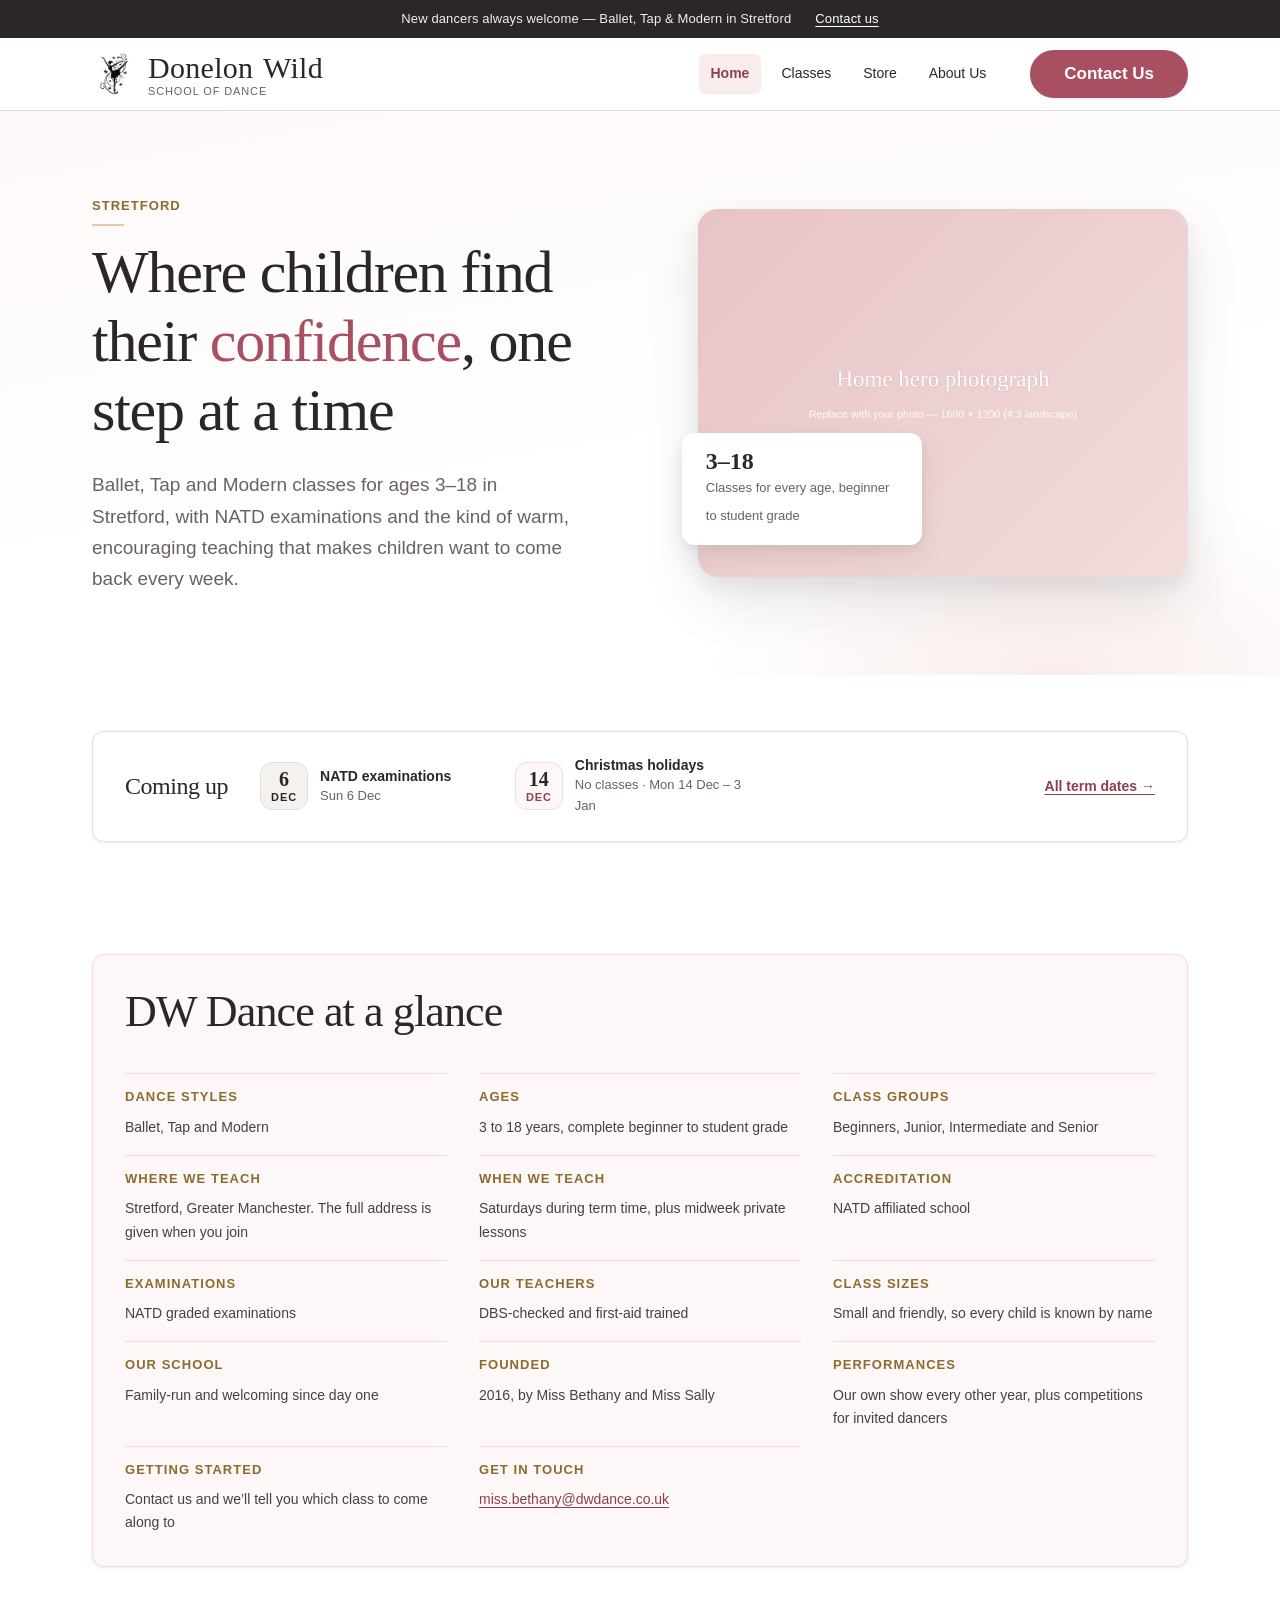
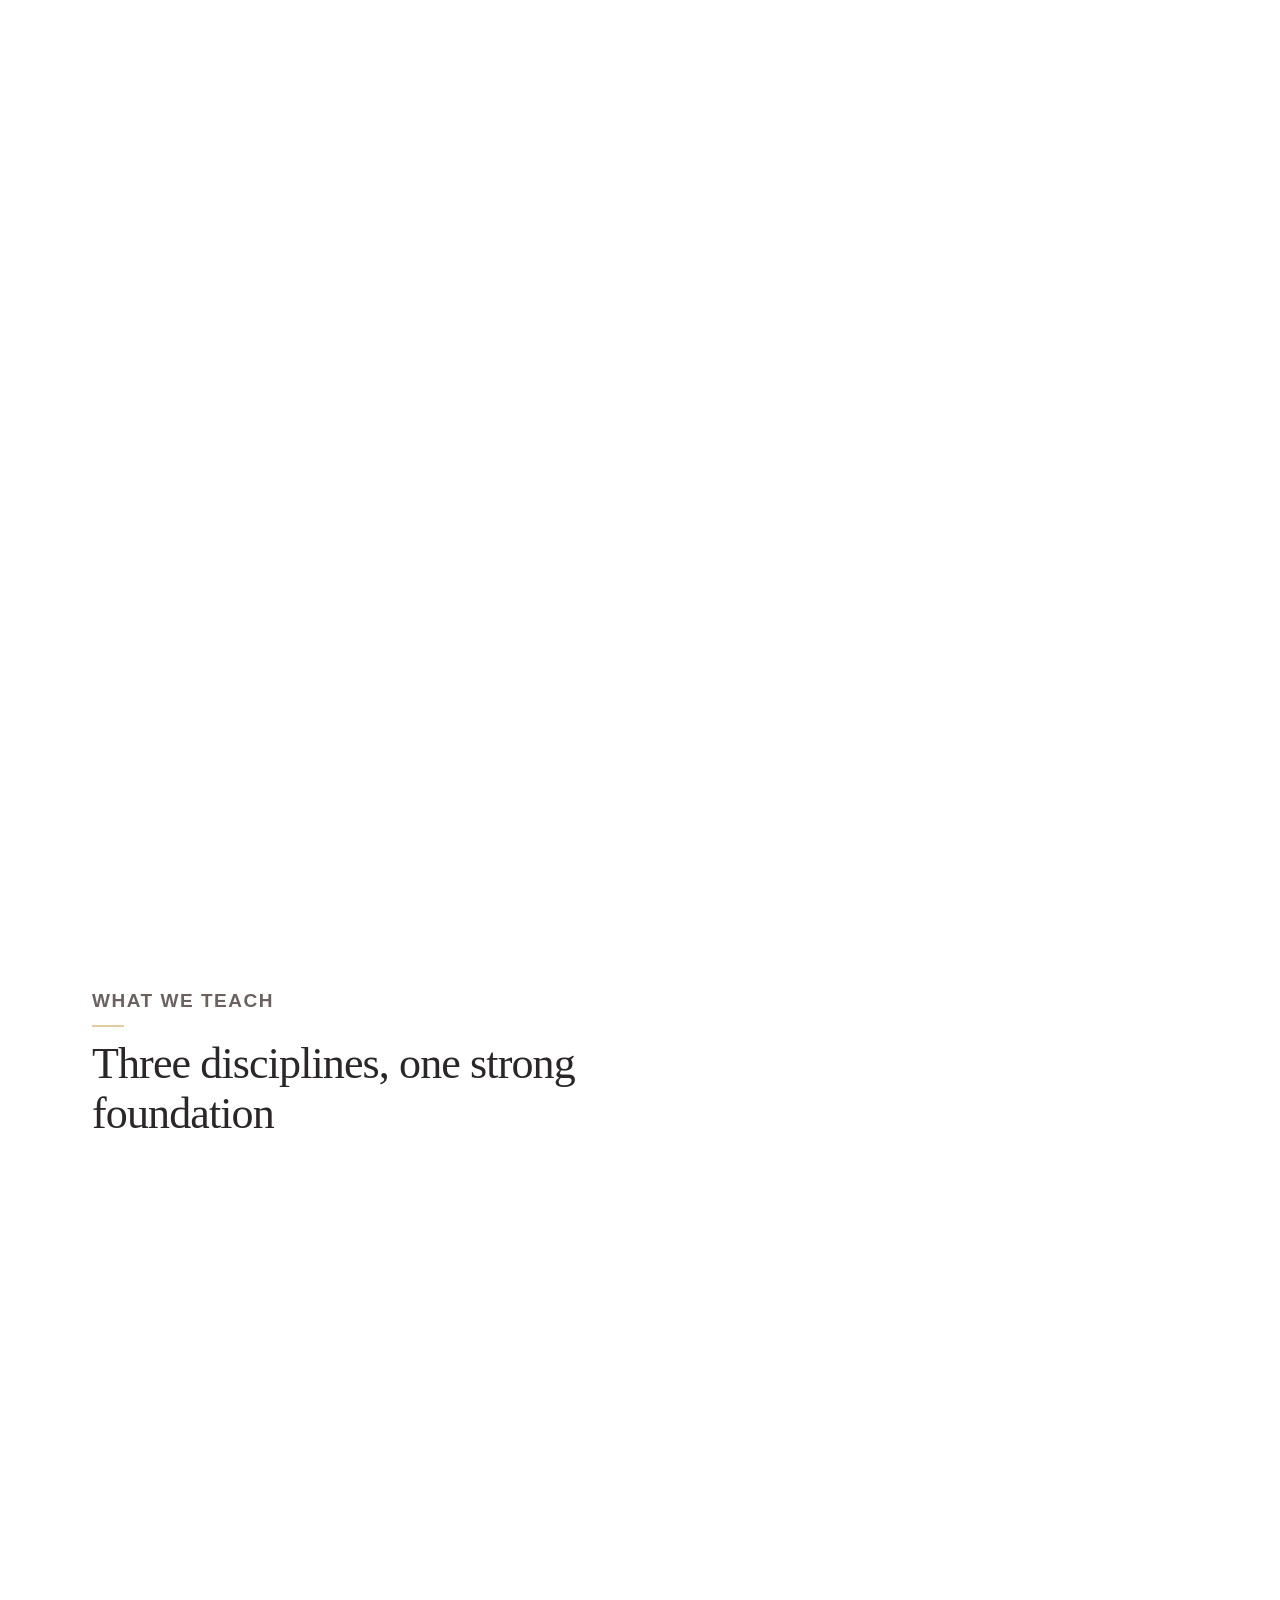
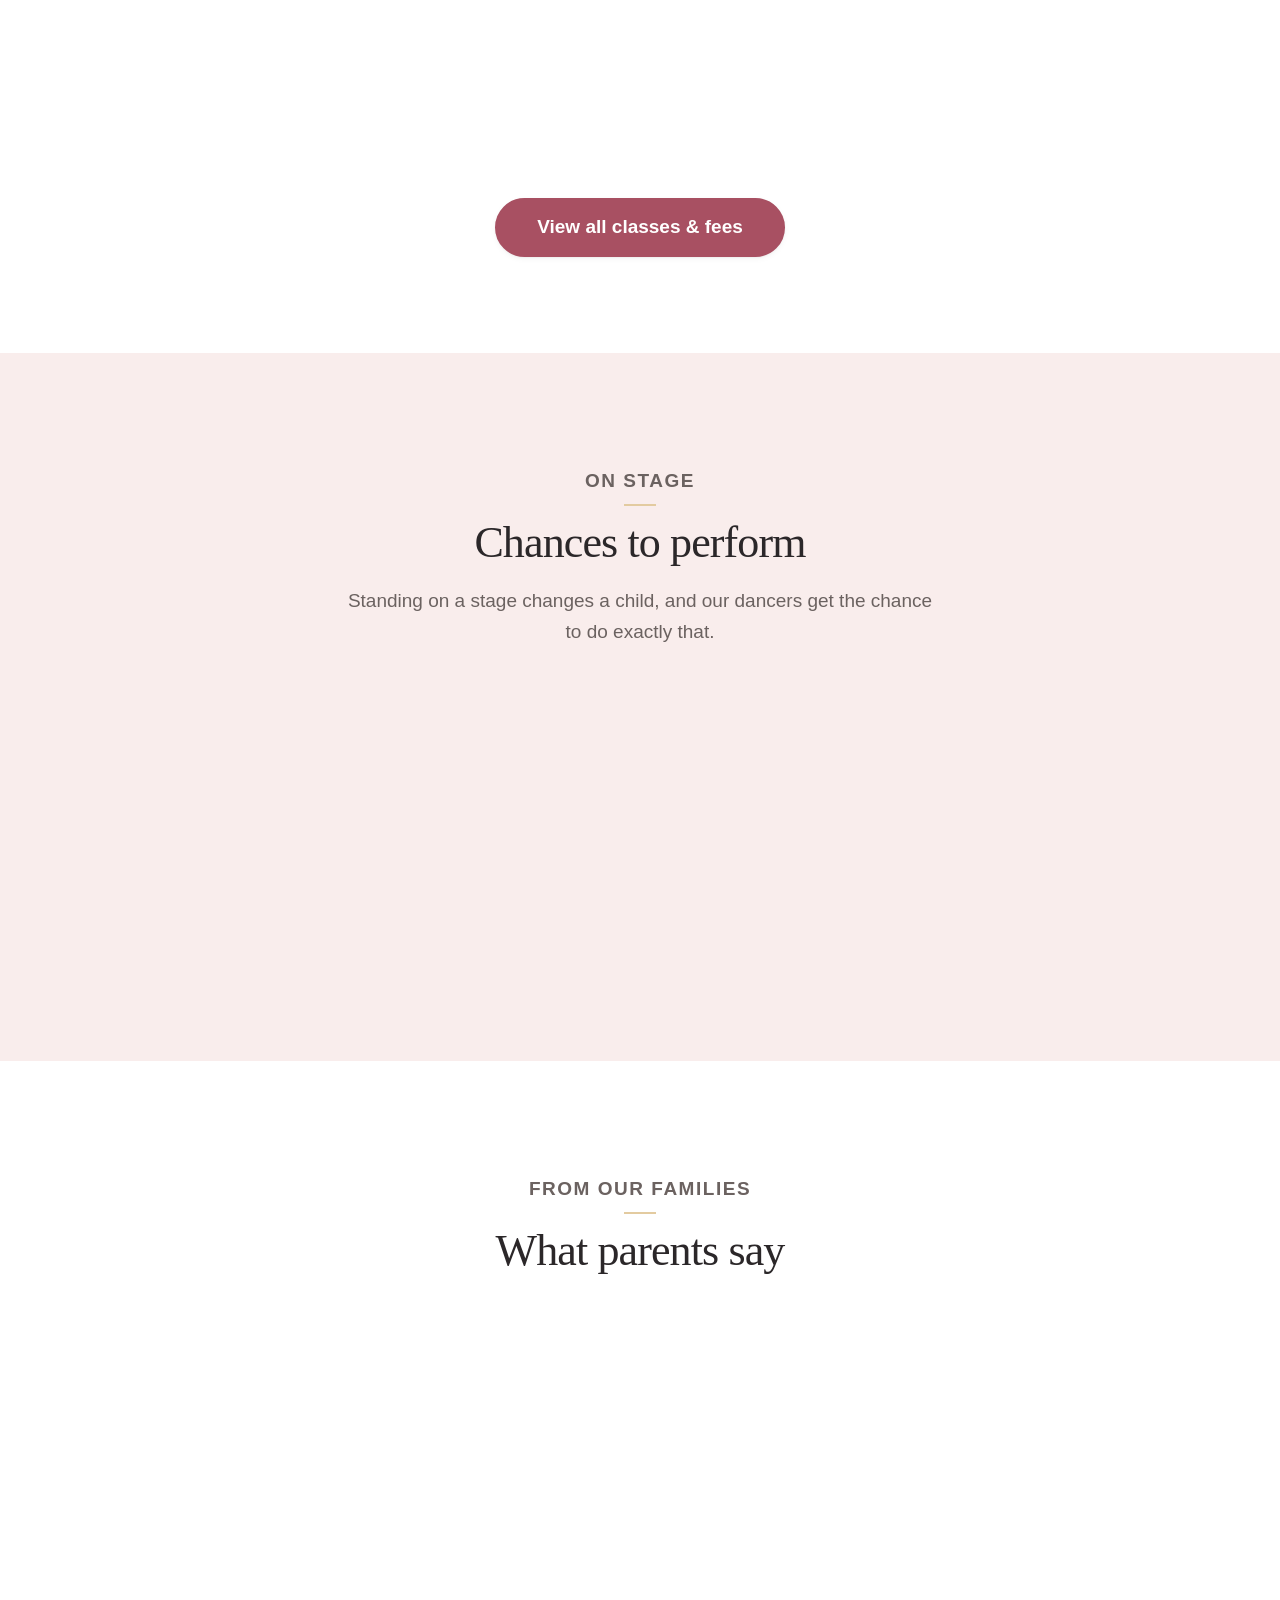
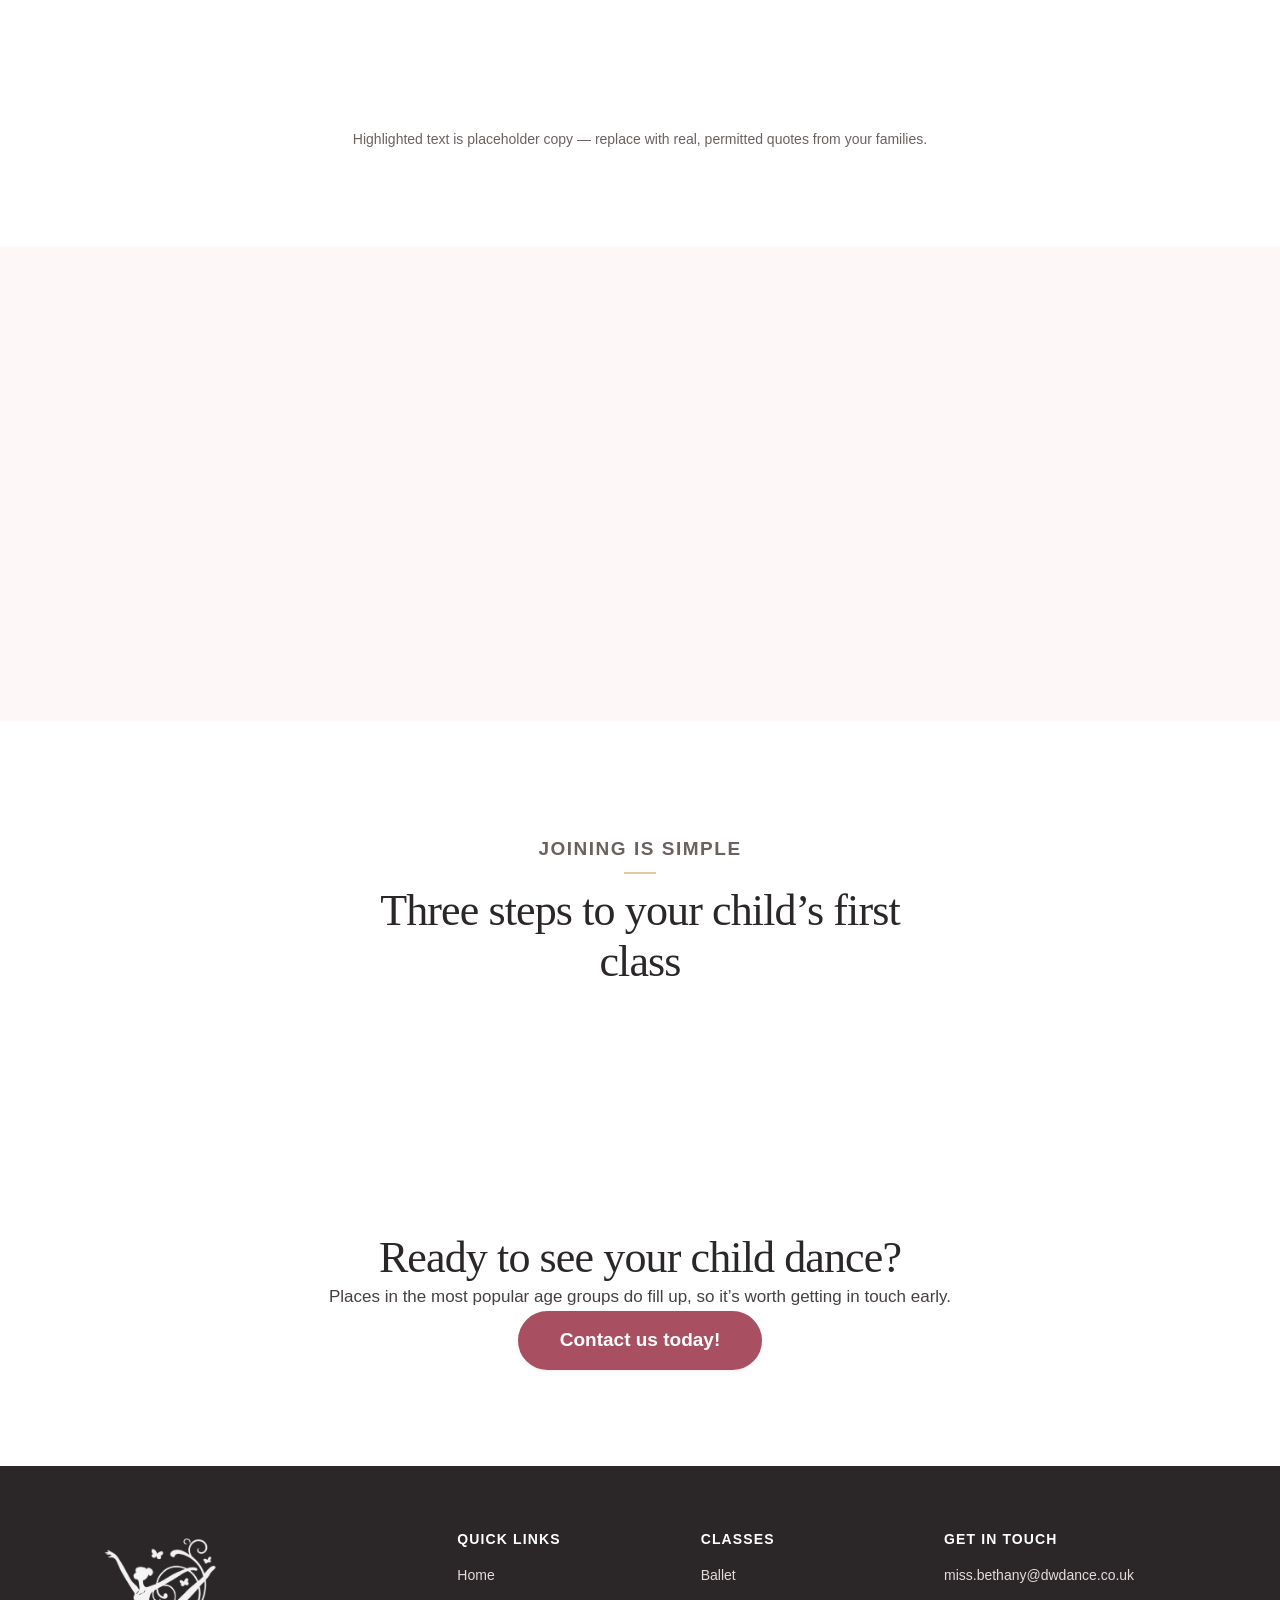
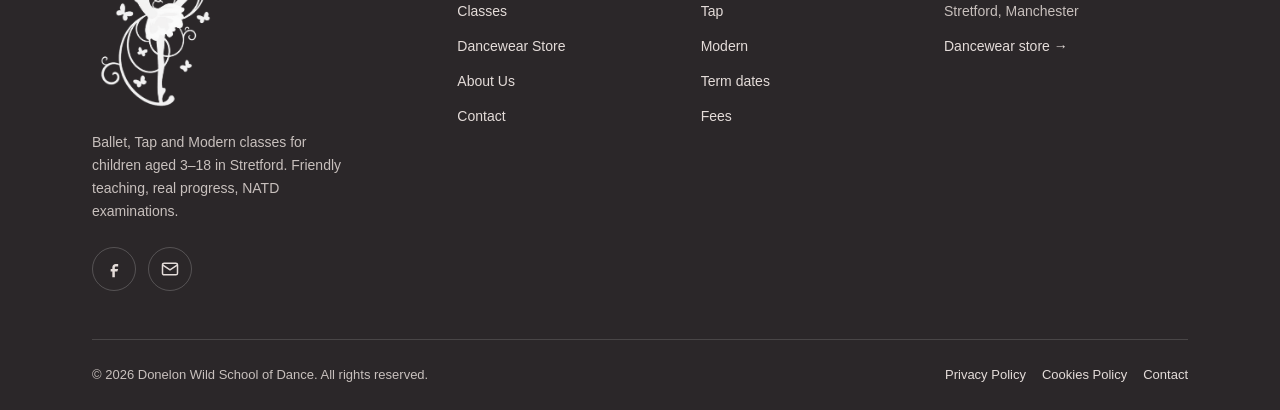
<file: index.html>
<!DOCTYPE html>
<html lang="en-GB">
<head>
<meta charset="utf-8">
<meta name="viewport" content="width=device-width, initial-scale=1">
<meta http-equiv="Content-Security-Policy" content="default-src 'self'; base-uri 'self'; object-src 'none'; form-action 'self'; script-src 'self' 'sha256-riitXBKGtl5y5ccA7GF6ccqJuwEVP5tm8j0ff/fbw9U='; style-src 'self' https://fonts.googleapis.com; font-src 'self' https://fonts.gstatic.com; img-src 'self' data:; connect-src 'self'; manifest-src 'self'">
<title>Children's Dance Classes in Stretford &amp; Manchester | DW Dance</title>
<meta name="description" content="Ballet, Tap and Modern classes for children aged 3-18 in Stretford. NATD graded examinations, our own show every other year and Saturday classes.">
<meta name="keywords" content="dance classes Stretford, children's dance school Stretford, Ballet classes Stretford, Tap classes Stretford, Modern dance Stretford, NATD dance exams Manchester">
<link rel="canonical" href="https://www.dwdance.co.uk/">
<meta name="theme-color" content="#C1707E">
<meta name="robots" content="index, follow, max-snippet:-1, max-image-preview:large, max-video-preview:-1">

<meta property="og:type" content="website">
<meta property="og:site_name" content="Donelon Wild School of Dance">
<meta property="og:locale" content="en_GB">
<meta property="og:title" content="Children's Dance Classes in Stretford &amp; Manchester | DW Dance">
<meta property="og:description" content="Ballet, Tap and Modern classes for children aged 3-18 in Stretford. NATD graded examinations, our own show every other year and Saturday classes.">
<meta property="og:url" content="https://www.dwdance.co.uk/">
<meta property="og:image" content="https://www.dwdance.co.uk/assets/img/og-image.jpg">
<meta name="twitter:card" content="summary_large_image">

<link rel="icon" href="assets/img/logo.png" type="image/png">
<link rel="apple-touch-icon" href="assets/img/apple-touch-icon.png">
<link rel="manifest" href="site.webmanifest">
<link rel="alternate" type="text/markdown" href="/llms.txt" title="Plain-text summary for AI assistants">

<link rel="preconnect" href="https://fonts.googleapis.com">
<link rel="preconnect" href="https://fonts.gstatic.com" crossorigin>
<link rel="stylesheet" href="https://fonts.googleapis.com/css2?family=Cormorant+Garamond:wght@600;700&family=Great+Vibes&family=Inter:wght@400;500;600;700&family=Playfair+Display:wght@500;600&display=swap">
<link rel="stylesheet" href="assets/css/styles.css">
<script>document.documentElement.className += " js";</script>
</head>
<body>
<a class="skip-link" href="#main">Skip to main content</a>

<div class="topbar">
  <div class="wrap topbar__inner">
    <span>New dancers always welcome — Ballet, Tap &amp; Modern in Stretford</span>
    <a href="contact.html#enquiry">Contact us</a>
  </div>
</div>

<header class="site-header">
  <div class="wrap site-header__inner">
    <a class="brand" href="index.html">
      <img class="brand__mark" src="assets/img/logo.png" width="44" height="44" alt="" aria-hidden="true">
      <span class="brand__text">
        <span class="brand__name">Donelon Wild</span>
        <span class="brand__tag">School of Dance</span>
      </span>
    </a>

    <button class="nav-toggle" type="button" aria-expanded="false" aria-controls="site-nav">
      <span class="nav-toggle__bars" aria-hidden="true"><span></span></span>
      <span class="nav-toggle__label">Menu</span>
    </button>

    <nav class="site-nav" id="site-nav" aria-label="Main">
      <div class="site-nav__inner">
        <ul class="site-nav__list">
          <li><a class="site-nav__link" href="index.html" data-nav="home" aria-current="page">Home</a></li>
          <li><a class="site-nav__link" href="classes.html" data-nav="classes">Classes</a></li>
          <li><a class="site-nav__link" href="store.html" data-nav="store">Store</a></li>
          <li><a class="site-nav__link" href="about.html" data-nav="about">About Us</a></li>
        </ul>
        <div class="site-nav__cta">
          <a class="btn btn--primary" href="contact.html#enquiry">Contact Us</a>
        </div>
      </div>
    </nav>
  </div>
</header>
<main id="main">

  <!-- ============================================================ HERO -->
  <section class="hero">
    <div class="wrap hero__inner">
      <div class="hero__content">
        <p class="eyebrow">Stretford</p>
        <h1 class="hero__title">Where children find their <em>confidence</em>, one step at a time</h1>
        <p class="hero__lede">Ballet, Tap and Modern classes for ages 3&ndash;18 in Stretford, with NATD examinations and the kind of warm, encouraging teaching that makes children want to come back every week.</p>
      </div>

      <div class="hero__media">
        <img src="assets/img/hero.jpg" width="1600" height="1200" alt="An older student helping a young dancer with her ballet shoes in the studio" fetchpriority="high" decoding="async">
        <div class="hero__badge">
          <div>
            <strong>3&ndash;18</strong>
            <span>Classes for every age, beginner to student grade</span>
          </div>
        </div>
      </div>
    </div>
  </section>

  <!-- ==================================================== COMING UP -->
  <!-- Filled in from dates.txt; stays hidden if there is nothing coming up. -->
  <section class="section section--tight" aria-labelledby="coming-up-title" data-dates="strip" hidden>
    <div class="wrap">
      <div class="coming-up">
        <h2 class="coming-up__label" id="coming-up-title">Coming up</h2>
        <ul class="coming-up__list" data-dates="coming-up"></ul>
        <a class="coming-up__link" href="classes.html#term-dates">All term dates &rarr;</a>
      </div>
    </div>
  </section>

  <!-- ==================================================== AT A GLANCE -->
  <section class="section section--tight">
    <div class="wrap">
      <div class="card card--feature" id="at-a-glance">
        <h2 class="card__title">DW Dance at a glance</h2>
        <dl class="facts">
          <div><dt>Dance styles</dt><dd>Ballet, Tap and Modern</dd></div>
          <div><dt>Ages</dt><dd>3 to 18 years, complete beginner to student grade</dd></div>
          <div><dt>Class groups</dt><dd>Beginners, Junior, Intermediate and Senior</dd></div>
          <div><dt>Where we teach</dt><dd>Stretford, Greater Manchester. The full address is given when you join</dd></div>
          <div><dt>When we teach</dt><dd>Saturdays during term time, plus midweek private lessons</dd></div>
          <div><dt>Accreditation</dt><dd>NATD affiliated school</dd></div>
          <div><dt>Examinations</dt><dd>NATD graded examinations</dd></div>
          <div><dt>Our teachers</dt><dd>DBS-checked and first-aid trained</dd></div>
          <div><dt>Class sizes</dt><dd>Small and friendly, so every child is known by name</dd></div>
          <div><dt>Our school</dt><dd>Family-run and welcoming since day one</dd></div>
          <div><dt>Founded</dt><dd>2016, by Miss Bethany and Miss Sally</dd></div>
          <div><dt>Performances</dt><dd>Our own show every other year, plus competitions for invited dancers</dd></div>
          <div><dt>Getting started</dt><dd>Contact us and we&rsquo;ll tell you which class to come along to</dd></div>
          <div><dt>Get in touch</dt><dd><a href="mailto:miss.bethany@dwdance.co.uk">miss.bethany@dwdance.co.uk</a></dd></div>
        </dl>
      </div>
    </div>
  </section>

  <!-- =========================================================== INTRO -->
  <section class="section" id="intro">
    <div class="wrap split split--wide-text">
      <div class="reveal">
        <p class="eyebrow">Welcome to DW Dance</p>
        <h2>Where every dancer is known by name</h2>
        <div class="stack mt-5">
          <p>Donelon Wild School of Dance has been teaching young dancers in Stretford since 2016 &mdash; and in that time one thing has never changed: every child is taught as an individual.</p>
          <p>Some of our students arrive at three years old, wobbling through their first plié, and are still dancing with us as teenagers. Others join at eleven, having never danced before. Both are equally welcome. We teach Ballet, Tap and Modern from complete beginner right through to student grade levels, and we prepare dancers for National Association of Teachers of Dancing (NATD) examinations when they&rsquo;re ready &mdash; never before.</p>
        </div>
        <div class="btn-row mt-6">
          <a class="btn btn--secondary" href="about.html">Read our story</a>
        </div>
      </div>
      <div class="reveal">
        <img class="img-portrait" src="assets/img/welcome-scholarships.jpg" width="800" height="1200" alt="DW Dance students at the NATD Scholarship Final, 2025 scholarships" loading="lazy" decoding="async">
      </div>
    </div>
  </section>

  <!-- ==================================================== DANCE STYLES -->
  <section class="section" id="styles">
    <div class="wrap">
      <div class="section-head">
        <p class="eyebrow">What we teach</p>
        <h2>Three disciplines, one strong foundation</h2>
      </div>

      <div class="grid grid--3">
        <article class="card card--media card--link reveal">
          <img src="assets/img/ballet.jpg" width="1200" height="900" alt="Five DW Dance students holding their NATD scholarship certificates on stage" loading="lazy" decoding="async">
          <div class="card__inner">
            <h3 class="card__title">Ballet</h3>
            <p class="card__body">The foundation of everything. Posture, poise, strength and control, taught with care and a good deal of imagination for the youngest dancers.</p>
            <p class="card__foot"><a class="btn btn--ghost" href="classes.html#ballet">Explore Ballet &rarr;</a></p>
          </div>
        </article>

        <article class="card card--media card--link reveal">
          <img src="assets/img/tap.jpg" width="1200" height="900" alt="Tap shoes and rhythm work in a tap dance class" loading="lazy" decoding="async">
          <div class="card__inner">
            <h3 class="card__title">Tap</h3>
            <p class="card__body">Rhythm, musicality and a lot of noise. Tap builds coordination and timing faster than almost anything else &mdash; and children adore it.</p>
            <p class="card__foot"><a class="btn btn--ghost" href="classes.html#tap">Explore Tap &rarr;</a></p>
          </div>
        </article>

        <article class="card card--media card--link reveal">
          <img src="assets/img/modern.jpg" width="1200" height="900" alt="Students in a modern and contemporary dance class" loading="lazy" decoding="async">
          <div class="card__inner">
            <h3 class="card__title">Modern</h3>
            <p class="card__body">Expressive, energetic and current. Modern gives dancers freedom to interpret music in their own way while still building serious technique.</p>
            <p class="card__foot"><a class="btn btn--ghost" href="classes.html#modern">Explore Modern &rarr;</a></p>
          </div>
        </article>
      </div>

      <div class="btn-row btn-row--center mt-7">
        <a class="btn btn--primary btn--lg" href="classes.html">View all classes &amp; fees</a>
      </div>
    </div>
  </section>

  <!-- ===================================================== PERFORMANCE -->
  <section class="section section--band" id="performance">
    <div class="wrap">
      <div class="section-head section-head--center">
        <p class="eyebrow">On stage</p>
        <h2>Chances to perform</h2>
        <p>Standing on a stage changes a child, and our dancers get the chance to do exactly that.</p>
      </div>

      <div class="grid grid--2">
        <article class="card reveal">
          <h3 class="card__title">Our own show, every other year</h3>
          <p class="card__body">We stage our own show every other year in a proper theatre, with costumes, lighting and a curtain call. Every student who wants to take part performs.</p>
        </article>
        <article class="card reveal">
          <h3 class="card__title">Competitions</h3>
          <p class="card__body">We also take part in local dance competitions throughout the year. Competition participation is by invitation and is reserved for dancers who have demonstrated the appropriate level of technique, performance skills, and commitment. Teachers will be in touch if they feel your child is ready for this exciting opportunity.</p>
        </article>
      </div>
    </div>
  </section>

  <!-- ==================================================== TESTIMONIALS -->
  <section class="section" id="testimonials">
    <div class="wrap">
      <div class="section-head section-head--center">
        <p class="eyebrow">From our families</p>
        <h2>What parents say</h2>
      </div>

      <div class="grid grid--3">
        <figure class="quote reveal">
          <p class="quote__stars" aria-label="Five out of five stars">
            <svg viewBox="0 0 24 24" fill="currentColor" aria-hidden="true"><path d="m12 3 2.6 5.6 6.1.8-4.5 4.2 1.2 6-5.4-3-5.4 3 1.2-6L3.3 9.4l6.1-.8L12 3Z"/></svg>
            <svg viewBox="0 0 24 24" fill="currentColor" aria-hidden="true"><path d="m12 3 2.6 5.6 6.1.8-4.5 4.2 1.2 6-5.4-3-5.4 3 1.2-6L3.3 9.4l6.1-.8L12 3Z"/></svg>
            <svg viewBox="0 0 24 24" fill="currentColor" aria-hidden="true"><path d="m12 3 2.6 5.6 6.1.8-4.5 4.2 1.2 6-5.4-3-5.4 3 1.2-6L3.3 9.4l6.1-.8L12 3Z"/></svg>
            <svg viewBox="0 0 24 24" fill="currentColor" aria-hidden="true"><path d="m12 3 2.6 5.6 6.1.8-4.5 4.2 1.2 6-5.4-3-5.4 3 1.2-6L3.3 9.4l6.1-.8L12 3Z"/></svg>
            <svg viewBox="0 0 24 24" fill="currentColor" aria-hidden="true"><path d="m12 3 2.6 5.6 6.1.8-4.5 4.2 1.2 6-5.4-3-5.4 3 1.2-6L3.3 9.4l6.1-.8L12 3Z"/></svg>
          </p>
          <blockquote><span class="editable">&ldquo;She was so shy when she started. Two years on she&rsquo;s front row in the show and won&rsquo;t stop practising in the kitchen.&rdquo;</span></blockquote>
          <figcaption><strong class="editable">Parent of a Junior dancer</strong><span class="editable">Stretford</span></figcaption>
        </figure>

        <figure class="quote reveal">
          <p class="quote__stars" aria-label="Five out of five stars">
            <svg viewBox="0 0 24 24" fill="currentColor" aria-hidden="true"><path d="m12 3 2.6 5.6 6.1.8-4.5 4.2 1.2 6-5.4-3-5.4 3 1.2-6L3.3 9.4l6.1-.8L12 3Z"/></svg>
            <svg viewBox="0 0 24 24" fill="currentColor" aria-hidden="true"><path d="m12 3 2.6 5.6 6.1.8-4.5 4.2 1.2 6-5.4-3-5.4 3 1.2-6L3.3 9.4l6.1-.8L12 3Z"/></svg>
            <svg viewBox="0 0 24 24" fill="currentColor" aria-hidden="true"><path d="m12 3 2.6 5.6 6.1.8-4.5 4.2 1.2 6-5.4-3-5.4 3 1.2-6L3.3 9.4l6.1-.8L12 3Z"/></svg>
            <svg viewBox="0 0 24 24" fill="currentColor" aria-hidden="true"><path d="m12 3 2.6 5.6 6.1.8-4.5 4.2 1.2 6-5.4-3-5.4 3 1.2-6L3.3 9.4l6.1-.8L12 3Z"/></svg>
            <svg viewBox="0 0 24 24" fill="currentColor" aria-hidden="true"><path d="m12 3 2.6 5.6 6.1.8-4.5 4.2 1.2 6-5.4-3-5.4 3 1.2-6L3.3 9.4l6.1-.8L12 3Z"/></svg>
          </p>
          <blockquote><span class="editable">&ldquo;The teaching is properly rigorous but never harsh. My daughter has come through three NATD grades with distinction and still loves every minute.&rdquo;</span></blockquote>
          <figcaption><strong class="editable">Parent of an Intermediate dancer</strong><span class="editable">Stretford</span></figcaption>
        </figure>

        <figure class="quote reveal">
          <p class="quote__stars" aria-label="Five out of five stars">
            <svg viewBox="0 0 24 24" fill="currentColor" aria-hidden="true"><path d="m12 3 2.6 5.6 6.1.8-4.5 4.2 1.2 6-5.4-3-5.4 3 1.2-6L3.3 9.4l6.1-.8L12 3Z"/></svg>
            <svg viewBox="0 0 24 24" fill="currentColor" aria-hidden="true"><path d="m12 3 2.6 5.6 6.1.8-4.5 4.2 1.2 6-5.4-3-5.4 3 1.2-6L3.3 9.4l6.1-.8L12 3Z"/></svg>
            <svg viewBox="0 0 24 24" fill="currentColor" aria-hidden="true"><path d="m12 3 2.6 5.6 6.1.8-4.5 4.2 1.2 6-5.4-3-5.4 3 1.2-6L3.3 9.4l6.1-.8L12 3Z"/></svg>
            <svg viewBox="0 0 24 24" fill="currentColor" aria-hidden="true"><path d="m12 3 2.6 5.6 6.1.8-4.5 4.2 1.2 6-5.4-3-5.4 3 1.2-6L3.3 9.4l6.1-.8L12 3Z"/></svg>
            <svg viewBox="0 0 24 24" fill="currentColor" aria-hidden="true"><path d="m12 3 2.6 5.6 6.1.8-4.5 4.2 1.2 6-5.4-3-5.4 3 1.2-6L3.3 9.4l6.1-.8L12 3Z"/></svg>
          </p>
          <blockquote><span class="editable">&ldquo;Both of mine go, different ages, different classes, and the school somehow makes each of them feel like the important one.&rdquo;</span></blockquote>
          <figcaption><strong class="editable">Parent of two dancers</strong><span class="editable">Stretford</span></figcaption>
        </figure>
      </div>

      <p class="text-center muted mt-6 text-sm">
        Highlighted text is placeholder copy &mdash; replace with real, permitted quotes from your families.
      </p>
    </div>
  </section>

  <!-- =========================================================== STORE -->
  <section class="section section--tint" id="store">
    <div class="wrap">
      <div class="store-banner reveal">
        <div>
          <p class="pill">Official dancewear</p>
          <h2 class="mt-4">Dancewear, shoes and accessories</h2>
          <p>Browse our online dancewear store and pick out whatever your dancer needs, delivered straight to your door.</p>
        </div>
        <div class="store-banner__actions">
          <a class="btn btn--primary btn--lg" href="https://ddw.mydancestore.co.uk/" target="_blank" rel="noopener">Visit Our Online Store</a>
          <a class="btn btn--secondary" href="store.html">More about the store</a>
        </div>
      </div>
    </div>
  </section>

  <!-- ============================================================ JOIN -->
  <section class="section" id="join">
    <div class="wrap">
      <div class="section-head section-head--center">
        <p class="eyebrow">Joining is simple</p>
        <h2>Three steps to your child&rsquo;s first class</h2>
      </div>

      <div class="steps">
        <div class="step reveal">
          <h3>Get in touch</h3>
          <p>Email us with your child&rsquo;s age and any dance experience they already have. We&rsquo;ll tell you which class they should come to, and when and where it runs.</p>
        </div>
        <div class="step reveal">
          <h3>Come along to that class</h3>
          <p>Your child joins the class we&rsquo;ve suggested. Comfortable clothes they can move in are all they need to start.</p>
        </div>
        <div class="step reveal">
          <h3>Join us when you&rsquo;re both happy</h3>
          <p>If your child loves it, we&rsquo;ll sort registration and fees and get them into the weekly routine.</p>
        </div>
      </div>

      <div class="cta-band__inner mt-7 text-center">
        <h2>Ready to see your child dance?</h2>
        <p>Places in the most popular age groups do fill up, so it&rsquo;s worth getting in touch early.</p>
        <div class="btn-row btn-row--center">
          <a class="btn btn--primary btn--lg" href="contact.html#enquiry">Contact us today!</a>
        </div>
      </div>
    </div>
  </section>

</main>
<footer class="site-footer">
  <div class="wrap">
    <h2 class="visually-hidden">Site footer</h2>
    <div class="footer-grid">

      <div class="footer-col footer-brand">
        <img class="footer-brand__logo" src="assets/img/logo.png" width="132" height="185" alt="Donelon Wild School of Dance" loading="lazy" decoding="async">
        <p>Ballet, Tap and Modern classes for children aged 3&ndash;18 in Stretford. Friendly teaching, real progress, NATD examinations.</p>
        <ul class="social-row">
          <li><a href="https://www.facebook.com/DonelonWildSchoolofDance" aria-label="DW Dance on Facebook" target="_blank" rel="noopener">
            <svg viewBox="0 0 24 24" fill="currentColor" aria-hidden="true"><path d="M14 9h3V6h-3c-2.2 0-4 1.8-4 4v2H8v3h2v7h3v-7h3l1-3h-4v-2c0-.6.4-1 1-1Z"/></svg>
          </a></li>
          <li><a href="mailto:miss.bethany@dwdance.co.uk" aria-label="Email DW Dance">
            <svg viewBox="0 0 24 24" fill="none" stroke="currentColor" stroke-width="1.8" aria-hidden="true"><rect x="3" y="5" width="18" height="14" rx="2"/><path d="m3 7 9 6 9-6"/></svg>
          </a></li>
        </ul>
      </div>

      <div class="footer-col">
        <h3>Quick links</h3>
        <ul>
          <li><a href="index.html">Home</a></li>
          <li><a href="classes.html">Classes</a></li>
          <li><a href="store.html">Dancewear Store</a></li>
          <li><a href="about.html">About Us</a></li>
          <li><a href="contact.html">Contact</a></li>
        </ul>
      </div>

      <div class="footer-col">
        <h3>Classes</h3>
        <ul>
          <li><a href="classes.html#ballet">Ballet</a></li>
          <li><a href="classes.html#tap">Tap</a></li>
          <li><a href="classes.html#modern">Modern</a></li>
          <li><a href="classes.html#term-dates">Term dates</a></li>
          <li><a href="classes.html#pricing">Fees</a></li>
        </ul>
      </div>

      <div class="footer-col">
        <h3>Get in touch</h3>
        <ul>
          <li><a href="mailto:miss.bethany@dwdance.co.uk">miss.bethany@dwdance.co.uk</a></li>
          <li>Stretford, Manchester</li>
          <li><a href="https://ddw.mydancestore.co.uk/" target="_blank" rel="noopener">Dancewear store &rarr;</a></li>
        </ul>
      </div>
    </div>

    <div class="footer-bottom">
      <p>&copy; <span data-year>2026</span> Donelon Wild School of Dance. All rights reserved.</p>
      <ul>
        <li><a href="privacy.html">Privacy Policy</a></li>
        <li><a href="cookies.html">Cookies Policy</a></li>
        <li><a href="contact.html">Contact</a></li>
      </ul>
    </div>
  </div>
</footer>

<script src="assets/js/main.js" defer></script>
<script src="assets/js/dates.js" defer></script>
<script type="application/ld+json">
{
  "@context": "https://schema.org",
  "@graph": [
    {
      "@type": ["LocalBusiness", "DanceSchool"],
      "@id": "https://www.dwdance.co.uk/#organisation",
      "name": "Donelon Wild School of Dance",
      "alternateName": "DW Dance",
      "url": "https://www.dwdance.co.uk/",
      "logo": "https://www.dwdance.co.uk/assets/img/logo.png",
      "image": "https://www.dwdance.co.uk/assets/img/og-image.jpg",
      "description": "Ballet, Tap and Modern dance classes for children aged 3-18 in Stretford, Greater Manchester. NATD graded examinations, our own show every other year and a friendly, safe environment.",
      "foundingDate": "2016",
      "founder": [
        { "@type": "Person", "name": "Miss Bethany" },
        { "@type": "Person", "name": "Miss Sally" }
      ],
      "email": "miss.bethany@dwdance.co.uk",
      "contactPoint": [
        {
          "@type": "ContactPoint",
          "contactType": "Enquiries and bookings",
          "email": "miss.bethany@dwdance.co.uk",
          "availableLanguage": "English",
          "areaServed": "GB"
        }
      ],
      "employee": {
        "@type": "Person",
        "name": "Miss Bethany",
        "jobTitle": "Principal"
      },
      "slogan": "Where children find their confidence, one step at a time",
      "priceRange": "££",
      "address": {
        "@type": "PostalAddress",
        "addressLocality": "Stretford",
        "addressRegion": "Greater Manchester",
        "addressCountry": "GB"
      },
      "areaServed": [
        { "@type": "Place", "name": "Stretford" },
        { "@type": "Place", "name": "Manchester" }
      ],
      "sameAs": [
        "https://www.facebook.com/DonelonWildSchoolofDance",
        "https://ddw.mydancestore.co.uk/"
      ],
      "knowsAbout": ["Ballet", "Tap dance", "Modern dance", "NATD examinations"]
    },
    {
      "@type": "Course",
      "@id": "https://www.dwdance.co.uk/classes.html#ballet",
      "name": "Children's Ballet Classes",
      "description": "Graded Ballet from pre-primary to student grade, teaching posture, alignment, strength and control. Pointe work is introduced to older dancers only when technique allows.",
      "provider": { "@id": "https://www.dwdance.co.uk/#organisation" },
      "educationalLevel": "Beginner to student grade",
      "typicalAgeRange": "3-18",
      "inLanguage": "en-GB",
      "teaches": "Ballet technique and NATD graded Ballet syllabus"
    },
    {
      "@type": "Course",
      "@id": "https://www.dwdance.co.uk/classes.html#tap",
      "name": "Children's Tap Dance Classes",
      "description": "Tap classes developing rhythm, timing and fast, accurate footwork, following the NATD graded syllabus.",
      "provider": { "@id": "https://www.dwdance.co.uk/#organisation" },
      "educationalLevel": "Beginner to student grade",
      "typicalAgeRange": "4-18",
      "inLanguage": "en-GB",
      "teaches": "Tap technique, musicality and rhythm"
    },
    {
      "@type": "Course",
      "@id": "https://www.dwdance.co.uk/classes.html#modern",
      "name": "Children's Modern Dance Classes",
      "description": "Expressive, athletic Modern dance combining technique with freedom of movement and interpretation.",
      "provider": { "@id": "https://www.dwdance.co.uk/#organisation" },
      "educationalLevel": "Beginner to student grade",
      "typicalAgeRange": "5-18",
      "inLanguage": "en-GB",
      "teaches": "Modern dance technique and performance"
    },
    {
      "@type": "WebSite",
      "@id": "https://www.dwdance.co.uk/#website",
      "url": "https://www.dwdance.co.uk/",
      "name": "Donelon Wild School of Dance",
      "publisher": { "@id": "https://www.dwdance.co.uk/#organisation" },
      "inLanguage": "en-GB"
    }
  ]
}
</script>
</body>
</html>
</file>
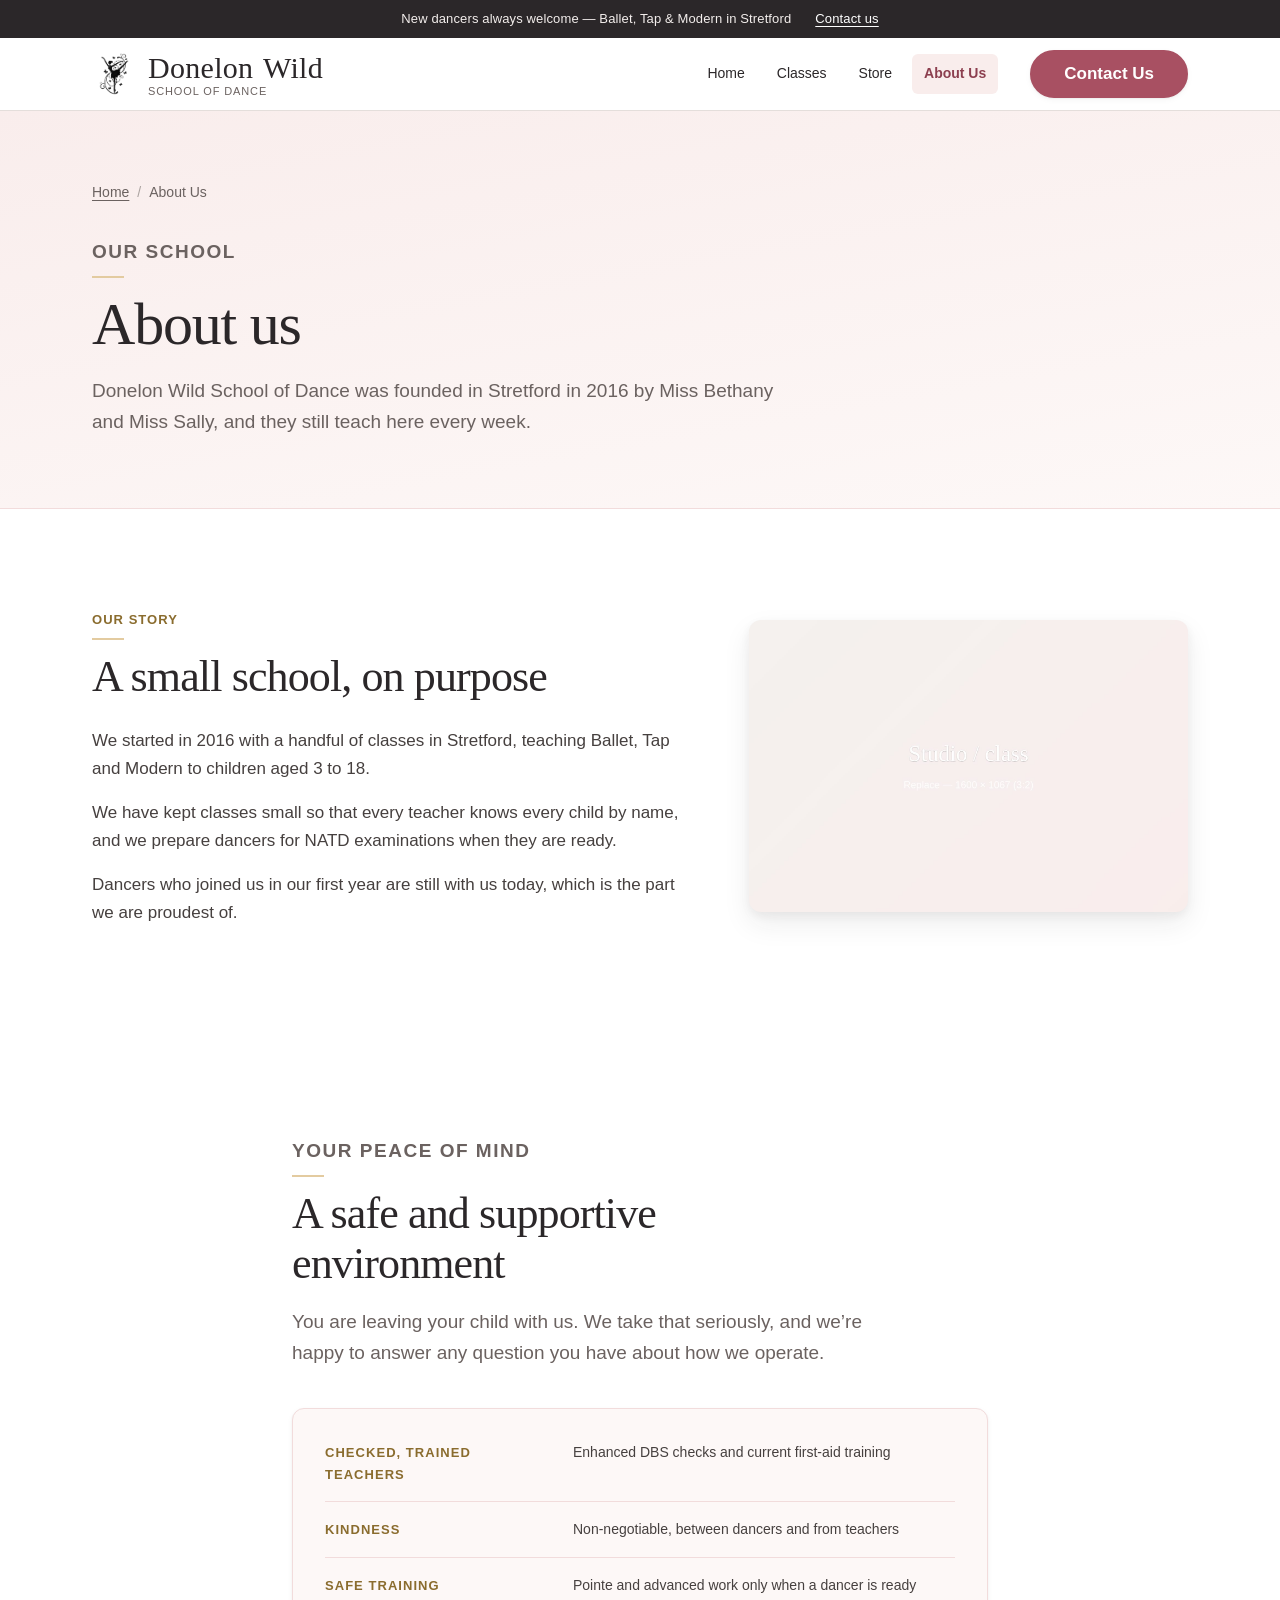
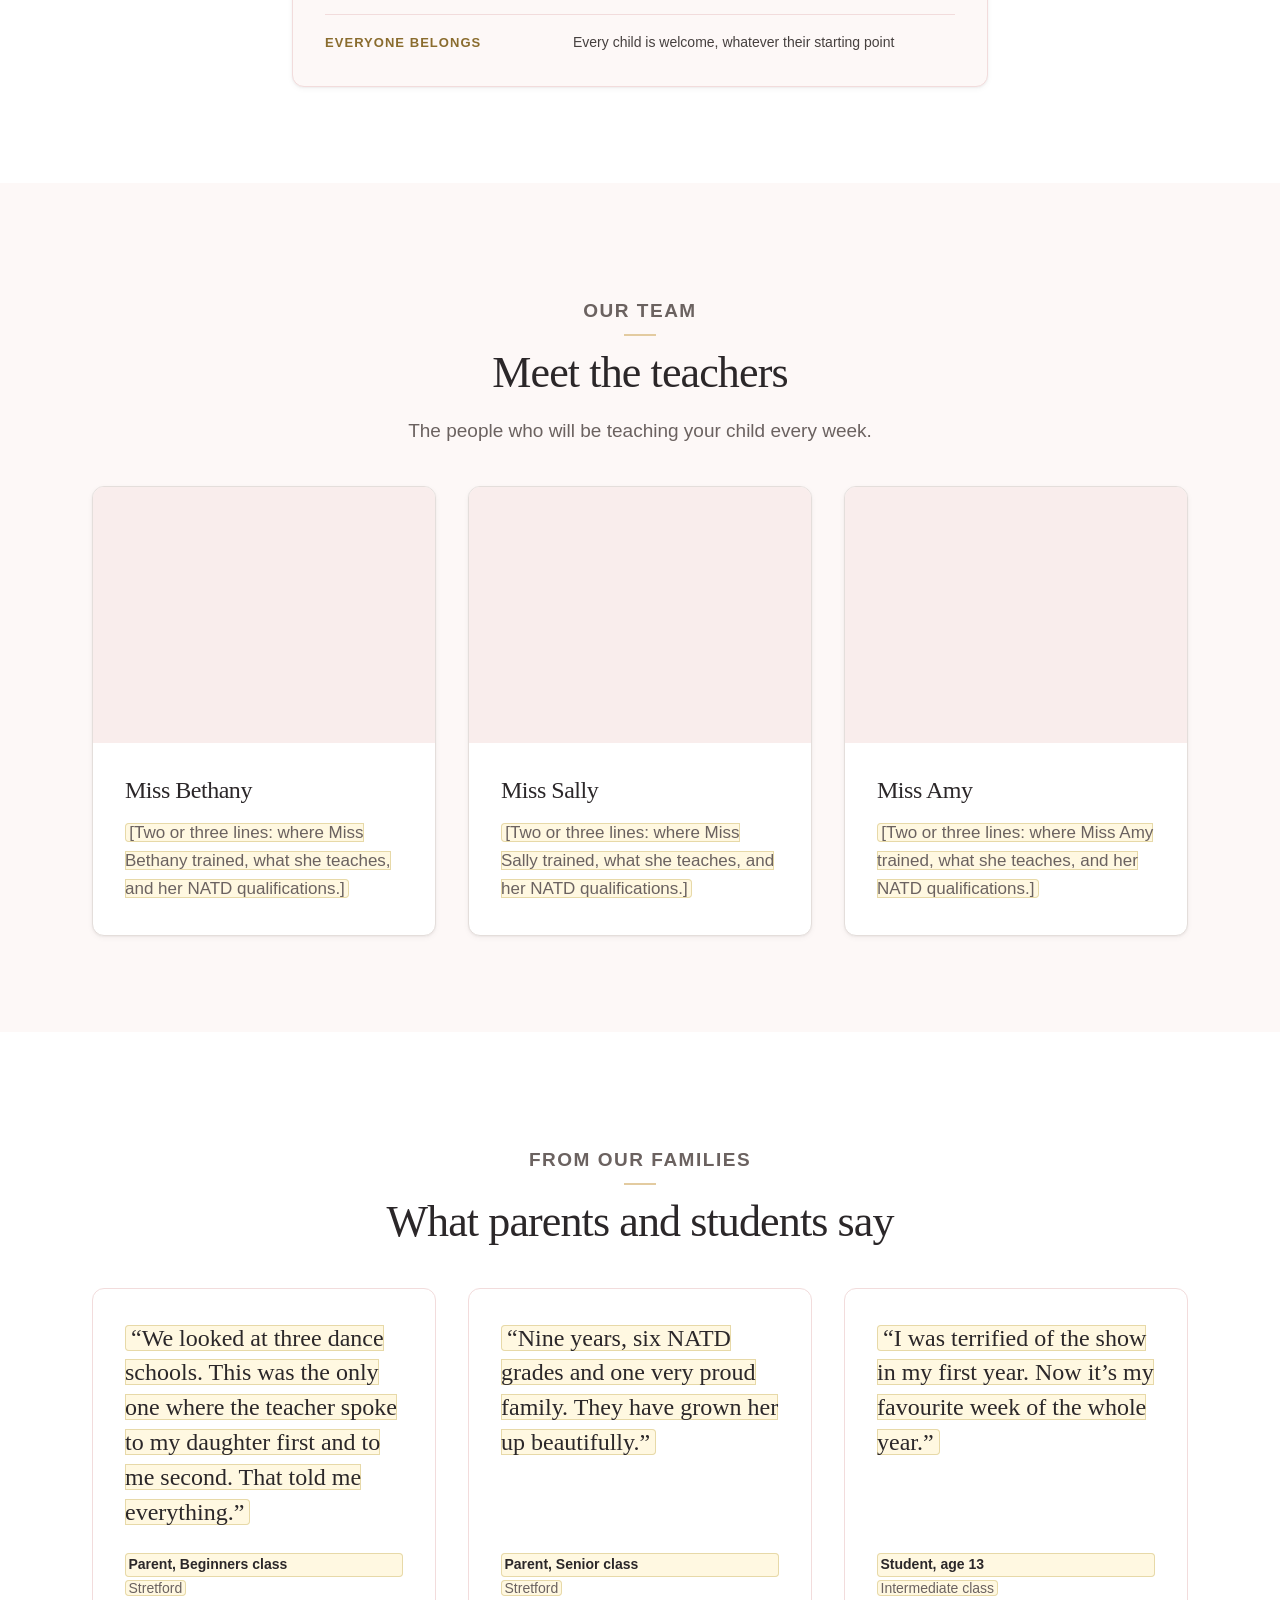
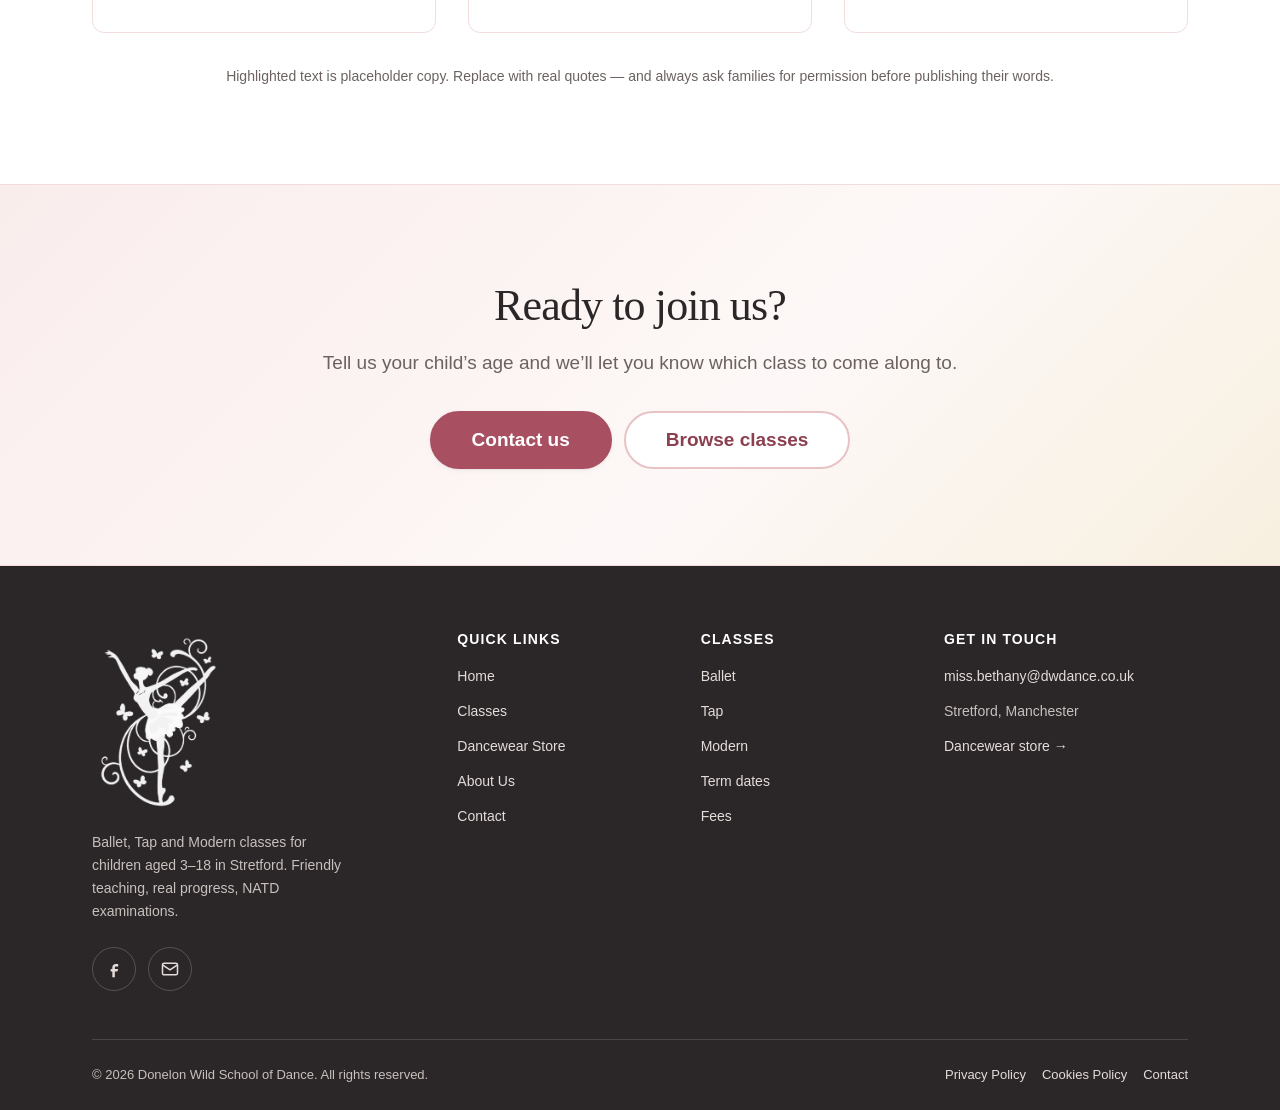
<file: about.html>
<!DOCTYPE html>
<html lang="en-GB">
<head>
<meta charset="utf-8">
<meta name="viewport" content="width=device-width, initial-scale=1">
<meta http-equiv="Content-Security-Policy" content="default-src 'self'; base-uri 'self'; object-src 'none'; form-action 'self'; script-src 'self' 'sha256-riitXBKGtl5y5ccA7GF6ccqJuwEVP5tm8j0ff/fbw9U='; style-src 'self' https://fonts.googleapis.com; font-src 'self' https://fonts.gstatic.com; img-src 'self' data:; connect-src 'self'; manifest-src 'self'">
<title>About Our Dance School in Stretford, Manchester | DW Dance</title>
<meta name="description" content="Founded in Stretford in 2016 by Miss Bethany and Miss Sally. Our story, how we teach, performances, safeguarding and the teaching team.">
<meta name="keywords" content="dance school Stretford, about DW Dance, dance teacher Stretford, NATD dance school Stretford, safe dance classes children">
<link rel="canonical" href="https://www.dwdance.co.uk/about.html">
<meta name="theme-color" content="#C1707E">
<meta name="robots" content="index, follow, max-snippet:-1, max-image-preview:large, max-video-preview:-1">

<meta property="og:type" content="website">
<meta property="og:site_name" content="Donelon Wild School of Dance">
<meta property="og:locale" content="en_GB">
<meta property="og:title" content="About Our Dance School in Stretford, Manchester | DW Dance">
<meta property="og:description" content="Founded in Stretford in 2016 by Miss Bethany and Miss Sally. Our story, how we teach, performances, safeguarding and the teaching team.">
<meta property="og:url" content="https://www.dwdance.co.uk/about.html">
<meta property="og:image" content="https://www.dwdance.co.uk/assets/img/og-image.jpg">
<meta name="twitter:card" content="summary_large_image">

<link rel="icon" href="assets/img/logo.png" type="image/png">
<link rel="apple-touch-icon" href="assets/img/apple-touch-icon.png">
<link rel="manifest" href="site.webmanifest">
<link rel="alternate" type="text/markdown" href="/llms.txt" title="Plain-text summary for AI assistants">

<link rel="preconnect" href="https://fonts.googleapis.com">
<link rel="preconnect" href="https://fonts.gstatic.com" crossorigin>
<link rel="stylesheet" href="https://fonts.googleapis.com/css2?family=Cormorant+Garamond:wght@600;700&family=Great+Vibes&family=Inter:wght@400;500;600;700&family=Playfair+Display:wght@500;600&display=swap">
<link rel="stylesheet" href="assets/css/styles.css">
<script>document.documentElement.className += " js";</script>
</head>
<body>
<a class="skip-link" href="#main">Skip to main content</a>

<div class="topbar">
  <div class="wrap topbar__inner">
    <span>New dancers always welcome — Ballet, Tap &amp; Modern in Stretford</span>
    <a href="contact.html#enquiry">Contact us</a>
  </div>
</div>

<header class="site-header">
  <div class="wrap site-header__inner">
    <a class="brand" href="index.html">
      <img class="brand__mark" src="assets/img/logo.png" width="44" height="44" alt="" aria-hidden="true">
      <span class="brand__text">
        <span class="brand__name">Donelon Wild</span>
        <span class="brand__tag">School of Dance</span>
      </span>
    </a>

    <button class="nav-toggle" type="button" aria-expanded="false" aria-controls="site-nav">
      <span class="nav-toggle__bars" aria-hidden="true"><span></span></span>
      <span class="nav-toggle__label">Menu</span>
    </button>

    <nav class="site-nav" id="site-nav" aria-label="Main">
      <div class="site-nav__inner">
        <ul class="site-nav__list">
          <li><a class="site-nav__link" href="index.html" data-nav="home">Home</a></li>
          <li><a class="site-nav__link" href="classes.html" data-nav="classes">Classes</a></li>
          <li><a class="site-nav__link" href="store.html" data-nav="store">Store</a></li>
          <li><a class="site-nav__link" href="about.html" data-nav="about" aria-current="page">About Us</a></li>
        </ul>
        <div class="site-nav__cta">
          <a class="btn btn--primary" href="contact.html#enquiry">Contact Us</a>
        </div>
      </div>
    </nav>
  </div>
</header>
<main id="main">

  <section class="page-hero">
    <div class="wrap">
      <nav class="breadcrumb" aria-label="Breadcrumb">
        <ol>
          <li><a href="index.html">Home</a></li>
          <li aria-current="page">About Us</li>
        </ol>
      </nav>
      <div class="page-hero__inner">
        <p class="eyebrow">Our school</p>
        <h1>About us</h1>
        <p>Donelon Wild School of Dance was founded in Stretford in 2016 by Miss Bethany and Miss Sally, and they still teach here every week.</p>
      </div>
    </div>
  </section>

  <!-- ========================================================== STORY -->
  <section class="section" id="story">
    <div class="wrap split split--wide-text">
      <div>
        <p class="eyebrow">Our story</p>
        <h2>A small school, on purpose</h2>
        <div class="stack mt-5">
          <p>We started in 2016 with a handful of classes in Stretford, teaching Ballet, Tap and Modern to children aged 3 to 18.</p>
          <p>We have kept classes small so that every teacher knows every child by name, and we prepare dancers for NATD examinations when they are ready.</p>
          <p>Dancers who joined us in our first year are still with us today, which is the part we are proudest of.</p>
        </div>
      </div>
      <div>
        <img class="media-framed" src="assets/img/studio.jpg" width="1600" height="1067" alt="A DW Dance class in the studio" loading="lazy" decoding="async">
      </div>
    </div>
  </section>

  <!-- ========================================================== SAFETY -->
  <section class="section" id="safeguarding">
    <div class="wrap wrap--narrow">
      <div class="section-head">
        <p class="eyebrow">Your peace of mind</p>
        <h2>A safe and supportive environment</h2>
        <p>You are leaving your child with us. We take that seriously, and we&rsquo;re happy to answer any question you have about how we operate.</p>
      </div>

      <div class="card card--feature">
        <dl class="spec-list">
          <div>
            <dt>Checked, trained teachers</dt>
            <dd>Enhanced DBS checks and current first-aid training</dd>
          </div>
          <div>
            <dt>Kindness</dt>
            <dd>Non-negotiable, between dancers and from teachers</dd>
          </div>
          <div>
            <dt>Safe training</dt>
            <dd>Pointe and advanced work only when a dancer is ready</dd>
          </div>
          <div>
            <dt>Everyone belongs</dt>
            <dd>Every child is welcome, whatever their starting point</dd>
          </div>
        </dl>
      </div>
    </div>
  </section>

  <!-- =============================================== MEET THE TEACHERS -->
  <section class="section section--tint" id="teachers">
    <div class="wrap">
      <div class="section-head section-head--center">
        <p class="eyebrow">Our team</p>
        <h2>Meet the teachers</h2>
        <p>The people who will be teaching your child every week.</p>
      </div>

      <div class="grid grid--3">
        <article class="card card--media">
          <img src="assets/img/teacher-1.jpg" width="1000" height="1000" alt="Miss Bethany, Principal of Donelon Wild School of Dance" loading="lazy" decoding="async">
          <div class="card__inner">
            <h3 class="card__title">Miss Bethany</h3>
            <p class="card__body"><span class="editable">[Two or three lines: where Miss Bethany trained, what she teaches, and her NATD qualifications.]</span></p>
          </div>
        </article>

        <article class="card card--media">
          <img src="assets/img/teacher-2.jpg" width="1000" height="1000" alt="Miss Sally, co-founder of Donelon Wild School of Dance" loading="lazy" decoding="async">
          <div class="card__inner">
            <h3 class="card__title">Miss Sally</h3>
            <p class="card__body"><span class="editable">[Two or three lines: where Miss Sally trained, what she teaches, and her NATD qualifications.]</span></p>
          </div>
        </article>

        <article class="card card--media">
          <img src="assets/img/teacher-3.jpg" width="1000" height="1000" alt="Miss Amy, dance teacher at Donelon Wild School of Dance" loading="lazy" decoding="async">
          <div class="card__inner">
            <h3 class="card__title">Miss Amy</h3>
            <p class="card__body"><span class="editable">[Two or three lines: where Miss Amy trained, what she teaches, and her NATD qualifications.]</span></p>
          </div>
        </article>
      </div>
    </div>
  </section>

  <!-- ==================================================== TESTIMONIALS -->
  <section class="section" id="testimonials">
    <div class="wrap">
      <div class="section-head section-head--center">
        <p class="eyebrow">From our families</p>
        <h2>What parents and students say</h2>
      </div>

      <div class="grid grid--3">
        <figure class="quote">
          <blockquote><span class="editable">&ldquo;We looked at three dance schools. This was the only one where the teacher spoke to my daughter first and to me second. That told me everything.&rdquo;</span></blockquote>
          <figcaption><strong class="editable">Parent, Beginners class</strong><span class="editable">Stretford</span></figcaption>
        </figure>
        <figure class="quote">
          <blockquote><span class="editable">&ldquo;Nine years, six NATD grades and one very proud family. They have grown her up beautifully.&rdquo;</span></blockquote>
          <figcaption><strong class="editable">Parent, Senior class</strong><span class="editable">Stretford</span></figcaption>
        </figure>
        <figure class="quote">
          <blockquote><span class="editable">&ldquo;I was terrified of the show in my first year. Now it&rsquo;s my favourite week of the whole year.&rdquo;</span></blockquote>
          <figcaption><strong class="editable">Student, age 13</strong><span class="editable">Intermediate class</span></figcaption>
        </figure>
      </div>

      <p class="text-center muted mt-6 text-sm">
        Highlighted text is placeholder copy. Replace with real quotes &mdash; and always ask families for permission before publishing their words.
      </p>
    </div>
  </section>

  <section class="section cta-band">
    <div class="wrap cta-band__inner">
      <h2>Ready to join us?</h2>
      <p>Tell us your child&rsquo;s age and we&rsquo;ll let you know which class to come along to.</p>
      <div class="btn-row">
        <a class="btn btn--primary btn--lg" href="contact.html#enquiry">Contact us</a>
        <a class="btn btn--secondary btn--lg" href="classes.html">Browse classes</a>
      </div>
    </div>
  </section>

</main>
<footer class="site-footer">
  <div class="wrap">
    <h2 class="visually-hidden">Site footer</h2>
    <div class="footer-grid">

      <div class="footer-col footer-brand">
        <img class="footer-brand__logo" src="assets/img/logo.png" width="132" height="185" alt="Donelon Wild School of Dance" loading="lazy" decoding="async">
        <p>Ballet, Tap and Modern classes for children aged 3&ndash;18 in Stretford. Friendly teaching, real progress, NATD examinations.</p>
        <ul class="social-row">
          <li><a href="https://www.facebook.com/DonelonWildSchoolofDance" aria-label="DW Dance on Facebook" target="_blank" rel="noopener">
            <svg viewBox="0 0 24 24" fill="currentColor" aria-hidden="true"><path d="M14 9h3V6h-3c-2.2 0-4 1.8-4 4v2H8v3h2v7h3v-7h3l1-3h-4v-2c0-.6.4-1 1-1Z"/></svg>
          </a></li>
          <li><a href="mailto:miss.bethany@dwdance.co.uk" aria-label="Email DW Dance">
            <svg viewBox="0 0 24 24" fill="none" stroke="currentColor" stroke-width="1.8" aria-hidden="true"><rect x="3" y="5" width="18" height="14" rx="2"/><path d="m3 7 9 6 9-6"/></svg>
          </a></li>
        </ul>
      </div>

      <div class="footer-col">
        <h3>Quick links</h3>
        <ul>
          <li><a href="index.html">Home</a></li>
          <li><a href="classes.html">Classes</a></li>
          <li><a href="store.html">Dancewear Store</a></li>
          <li><a href="about.html">About Us</a></li>
          <li><a href="contact.html">Contact</a></li>
        </ul>
      </div>

      <div class="footer-col">
        <h3>Classes</h3>
        <ul>
          <li><a href="classes.html#ballet">Ballet</a></li>
          <li><a href="classes.html#tap">Tap</a></li>
          <li><a href="classes.html#modern">Modern</a></li>
          <li><a href="classes.html#term-dates">Term dates</a></li>
          <li><a href="classes.html#pricing">Fees</a></li>
        </ul>
      </div>

      <div class="footer-col">
        <h3>Get in touch</h3>
        <ul>
          <li><a href="mailto:miss.bethany@dwdance.co.uk">miss.bethany@dwdance.co.uk</a></li>
          <li>Stretford, Manchester</li>
          <li><a href="https://ddw.mydancestore.co.uk/" target="_blank" rel="noopener">Dancewear store &rarr;</a></li>
        </ul>
      </div>
    </div>

    <div class="footer-bottom">
      <p>&copy; <span data-year>2026</span> Donelon Wild School of Dance. All rights reserved.</p>
      <ul>
        <li><a href="privacy.html">Privacy Policy</a></li>
        <li><a href="cookies.html">Cookies Policy</a></li>
        <li><a href="contact.html">Contact</a></li>
      </ul>
    </div>
  </div>
</footer>

<script src="assets/js/main.js" defer></script>
<script type="application/ld+json">
{
  "@context": "https://schema.org",
  "@type": "BreadcrumbList",
  "itemListElement": [
    {
      "@type": "ListItem",
      "position": 1,
      "name": "Home",
      "item": "https://www.dwdance.co.uk/"
    },
    {
      "@type": "ListItem",
      "position": 2,
      "name": "About Us",
      "item": "https://www.dwdance.co.uk/about.html"
    }
  ]
}
</script>
</body>
</html>
</file>
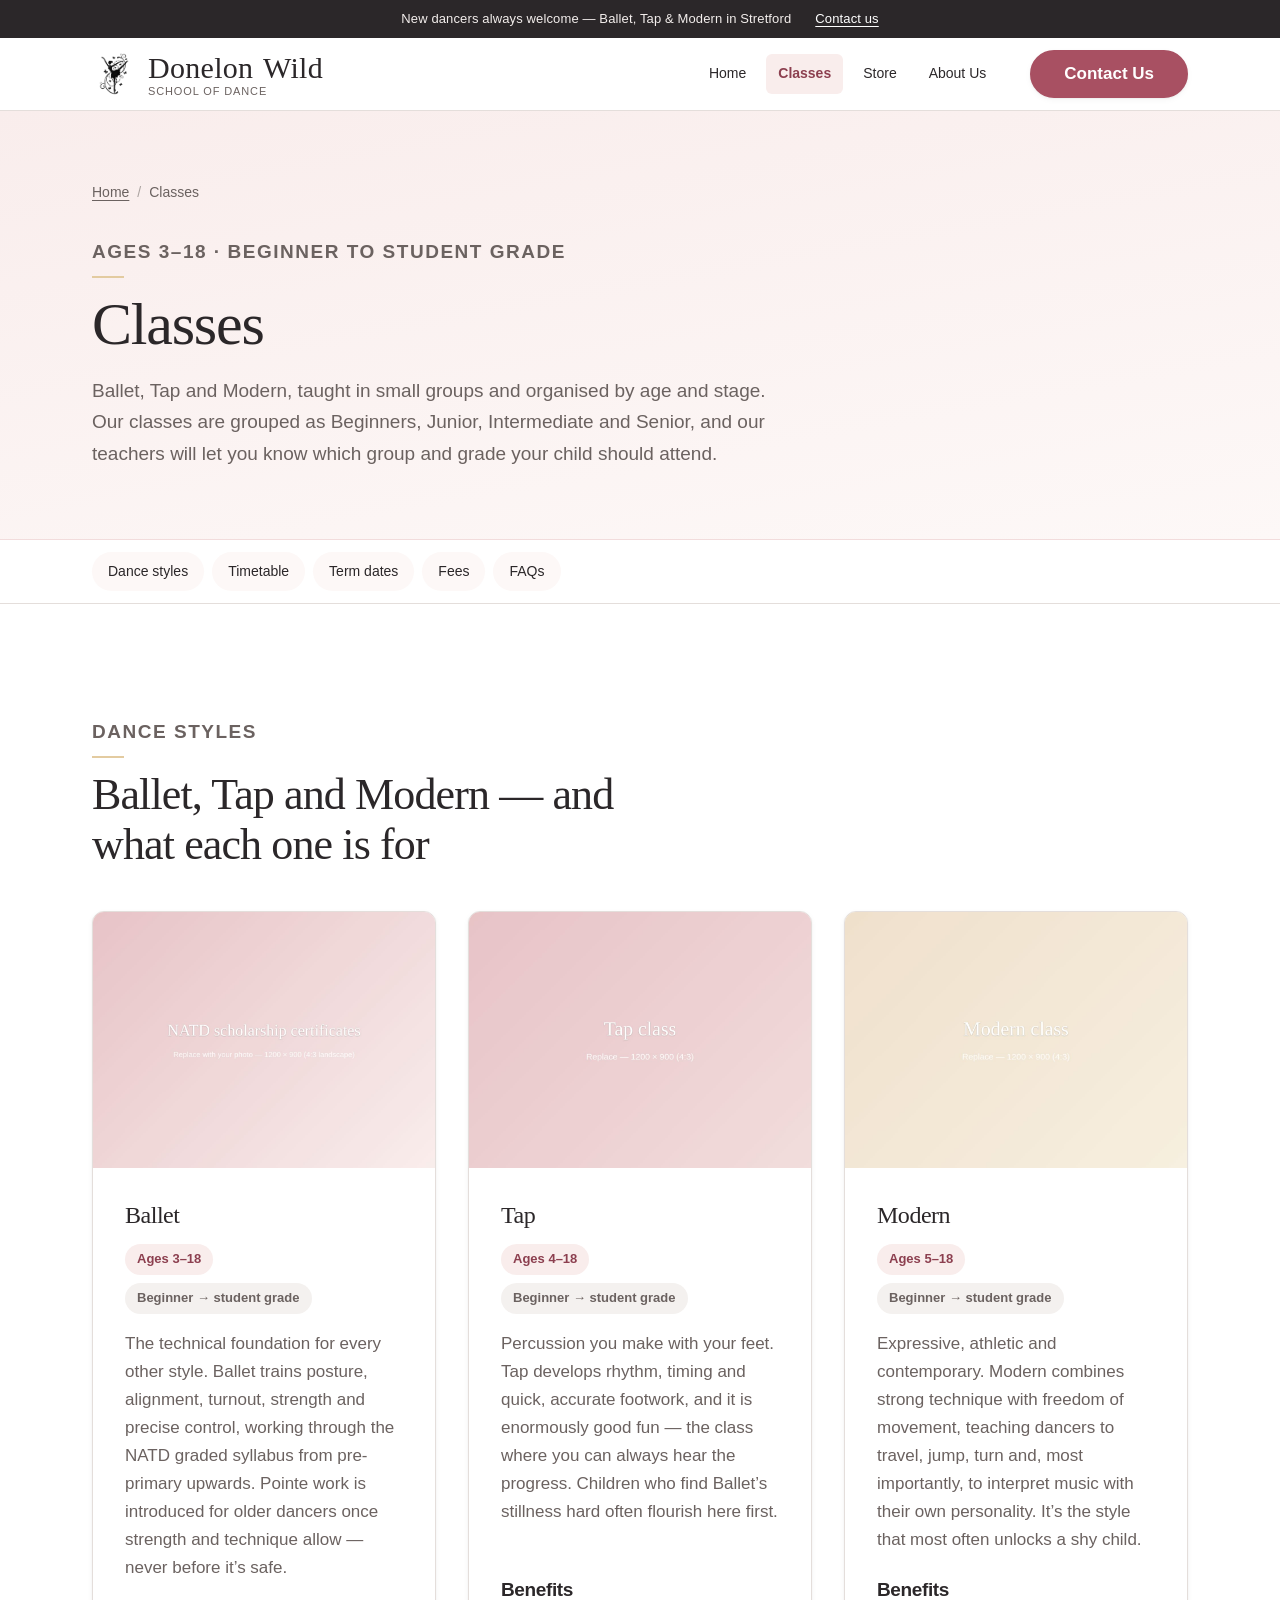
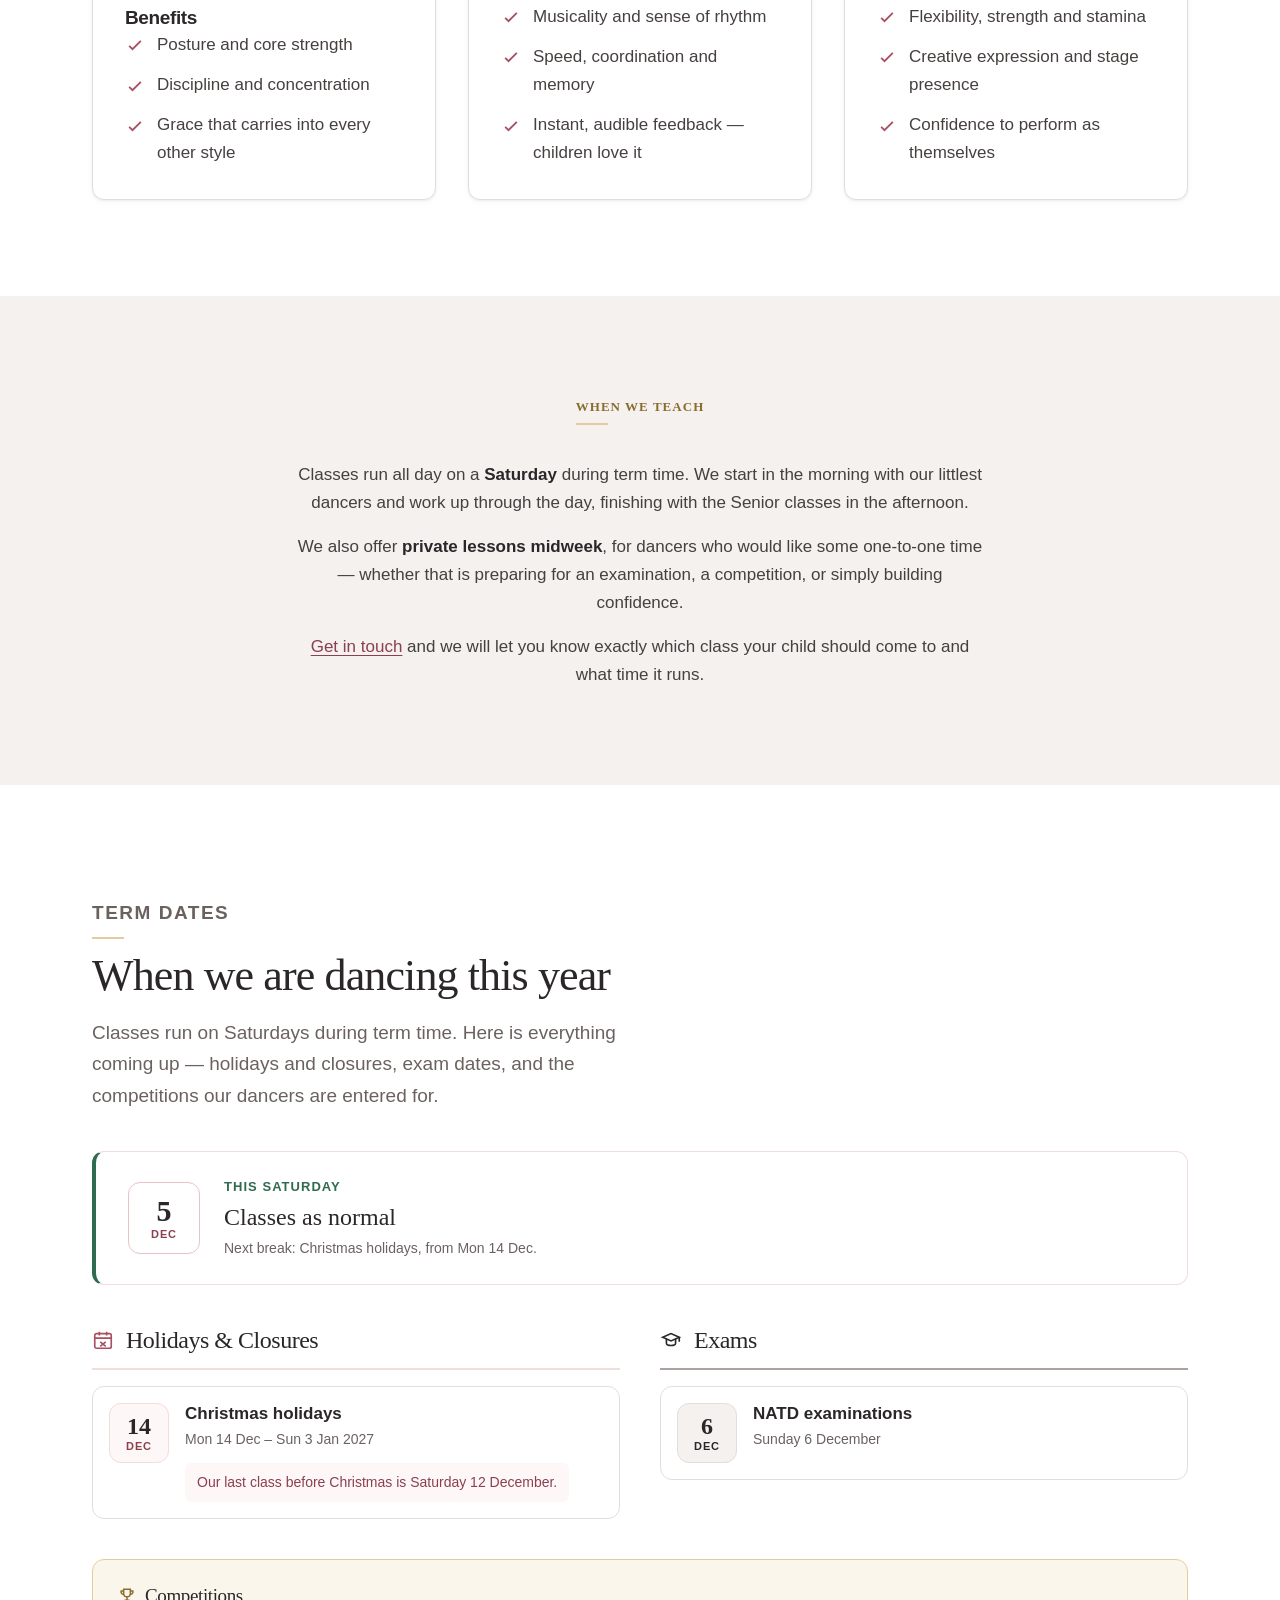
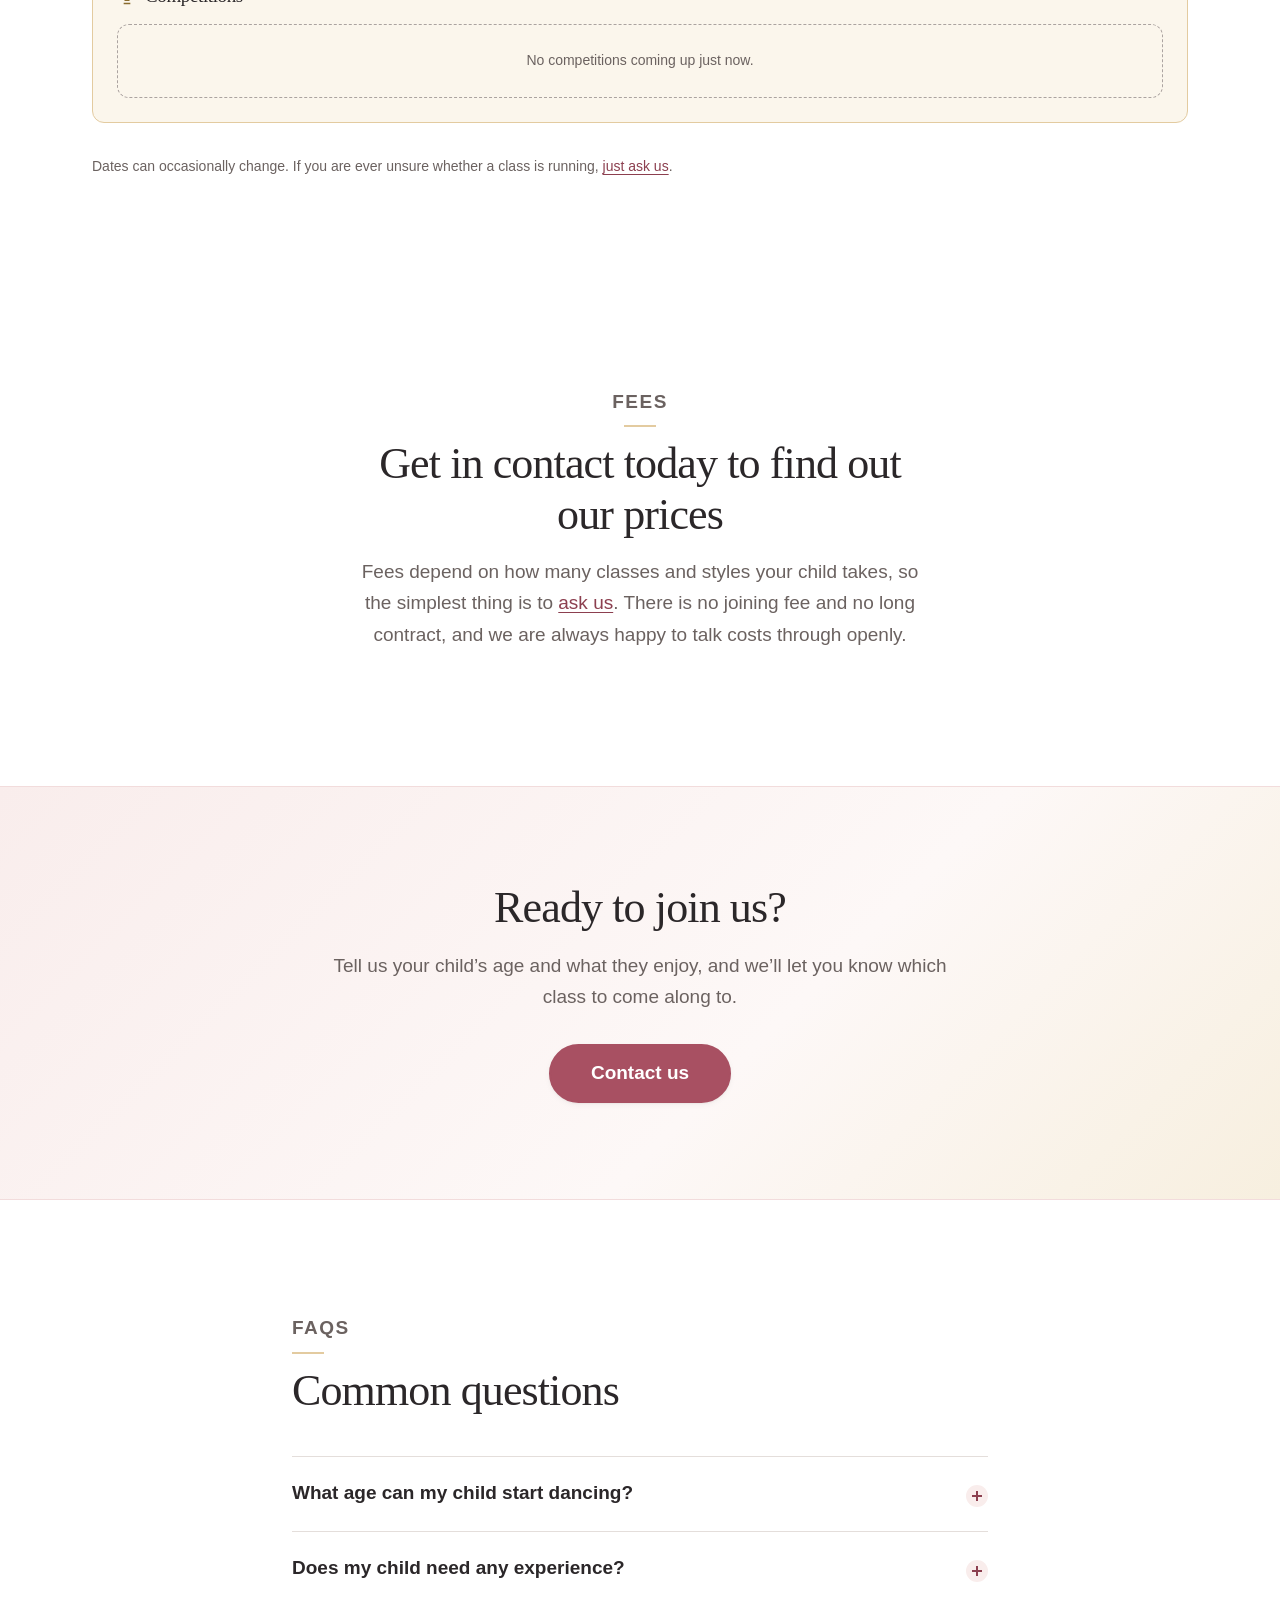
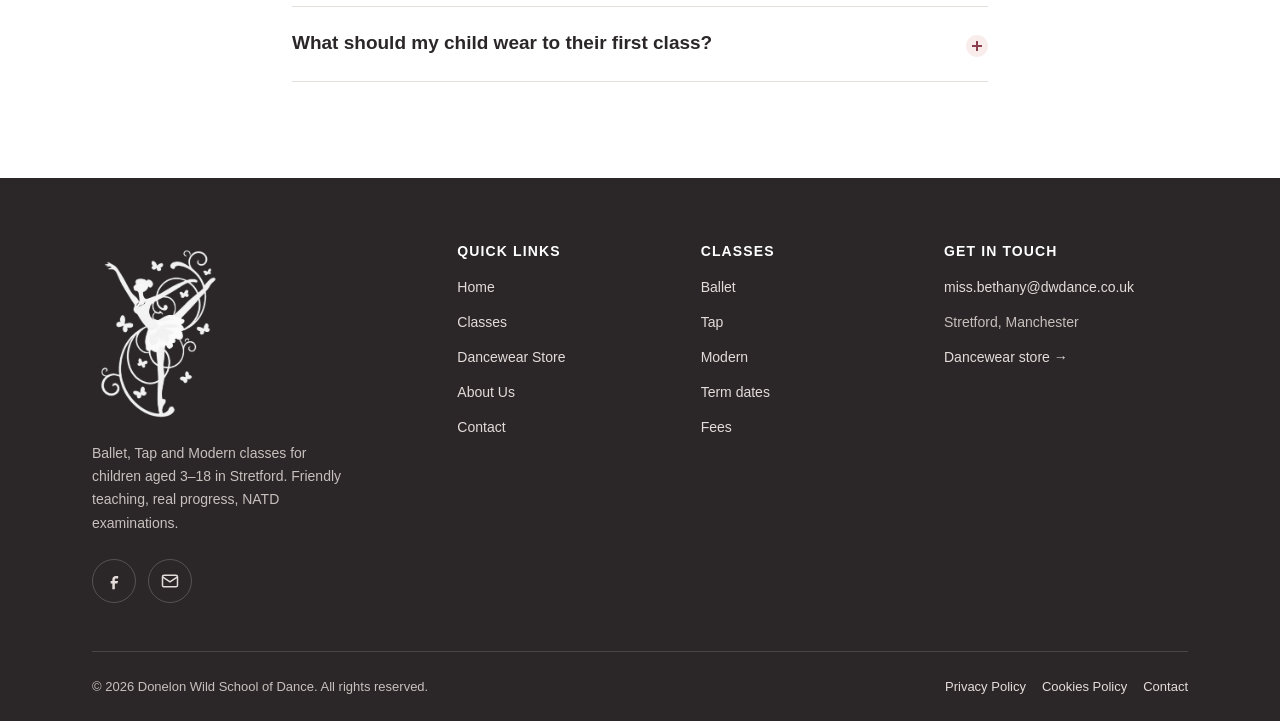
<file: classes.html>
<!DOCTYPE html>
<html lang="en-GB">
<head>
<meta charset="utf-8">
<meta name="viewport" content="width=device-width, initial-scale=1">
<meta http-equiv="Content-Security-Policy" content="default-src 'self'; base-uri 'self'; object-src 'none'; form-action 'self'; script-src 'self' 'sha256-riitXBKGtl5y5ccA7GF6ccqJuwEVP5tm8j0ff/fbw9U='; style-src 'self' https://fonts.googleapis.com; font-src 'self' https://fonts.gstatic.com; img-src 'self' data:; connect-src 'self'; manifest-src 'self'">
<title>Ballet, Tap &amp; Modern Classes &amp; Term Dates | DW Dance Stretford</title>
<meta name="description" content="Children's Ballet, Tap and Modern classes in Stretford. Ages 3-18, NATD grades, Saturday classes, term dates and fees.">
<meta name="keywords" content="children's dance classes Stretford, Ballet lessons Stretford, Tap classes Stretford, Modern dance Stretford, dance class prices Stretford, NATD grades">
<link rel="canonical" href="https://www.dwdance.co.uk/classes.html">
<meta name="theme-color" content="#C1707E">
<meta name="robots" content="index, follow, max-snippet:-1, max-image-preview:large, max-video-preview:-1">

<meta property="og:type" content="website">
<meta property="og:site_name" content="Donelon Wild School of Dance">
<meta property="og:locale" content="en_GB">
<meta property="og:title" content="Ballet, Tap &amp; Modern Classes &amp; Term Dates | DW Dance Stretford">
<meta property="og:description" content="Children's Ballet, Tap and Modern classes in Stretford. Ages 3-18, NATD grades, Saturday classes, term dates and fees.">
<meta property="og:url" content="https://www.dwdance.co.uk/classes.html">
<meta property="og:image" content="https://www.dwdance.co.uk/assets/img/og-image.jpg">
<meta name="twitter:card" content="summary_large_image">

<link rel="icon" href="assets/img/logo.png" type="image/png">
<link rel="apple-touch-icon" href="assets/img/apple-touch-icon.png">
<link rel="manifest" href="site.webmanifest">
<link rel="alternate" type="text/markdown" href="/llms.txt" title="Plain-text summary for AI assistants">

<link rel="preconnect" href="https://fonts.googleapis.com">
<link rel="preconnect" href="https://fonts.gstatic.com" crossorigin>
<link rel="stylesheet" href="https://fonts.googleapis.com/css2?family=Cormorant+Garamond:wght@600;700&family=Great+Vibes&family=Inter:wght@400;500;600;700&family=Playfair+Display:wght@500;600&display=swap">
<link rel="stylesheet" href="assets/css/styles.css">
<script>document.documentElement.className += " js";</script>
</head>
<body>
<a class="skip-link" href="#main">Skip to main content</a>

<div class="topbar">
  <div class="wrap topbar__inner">
    <span>New dancers always welcome — Ballet, Tap &amp; Modern in Stretford</span>
    <a href="contact.html#enquiry">Contact us</a>
  </div>
</div>

<header class="site-header">
  <div class="wrap site-header__inner">
    <a class="brand" href="index.html">
      <img class="brand__mark" src="assets/img/logo.png" width="44" height="44" alt="" aria-hidden="true">
      <span class="brand__text">
        <span class="brand__name">Donelon Wild</span>
        <span class="brand__tag">School of Dance</span>
      </span>
    </a>

    <button class="nav-toggle" type="button" aria-expanded="false" aria-controls="site-nav">
      <span class="nav-toggle__bars" aria-hidden="true"><span></span></span>
      <span class="nav-toggle__label">Menu</span>
    </button>

    <nav class="site-nav" id="site-nav" aria-label="Main">
      <div class="site-nav__inner">
        <ul class="site-nav__list">
          <li><a class="site-nav__link" href="index.html" data-nav="home">Home</a></li>
          <li><a class="site-nav__link" href="classes.html" data-nav="classes" aria-current="page">Classes</a></li>
          <li><a class="site-nav__link" href="store.html" data-nav="store">Store</a></li>
          <li><a class="site-nav__link" href="about.html" data-nav="about">About Us</a></li>
        </ul>
        <div class="site-nav__cta">
          <a class="btn btn--primary" href="contact.html#enquiry">Contact Us</a>
        </div>
      </div>
    </nav>
  </div>
</header>
<main id="main">

  <section class="page-hero">
    <div class="wrap">
      <nav class="breadcrumb" aria-label="Breadcrumb">
        <ol>
          <li><a href="index.html">Home</a></li>
          <li aria-current="page">Classes</li>
        </ol>
      </nav>
      <div class="page-hero__inner">
        <p class="eyebrow">Ages 3&ndash;18 &middot; Beginner to student grade</p>
        <h1>Classes</h1>
        <p>Ballet, Tap and Modern, taught in small groups and organised by age and stage. Our classes are grouped as Beginners, Junior, Intermediate and Senior, and our teachers will let you know which group and grade your child should attend.</p>
      </div>
    </div>
  </section>

  <nav class="subnav" aria-label="On this page">
    <div class="wrap">
      <ul>
        <li><a href="#dance-styles">Dance styles</a></li>
        <li><a href="#timetable">Timetable</a></li>
        <li><a href="#term-dates">Term dates</a></li>
        <li><a href="#pricing">Fees</a></li>
        <li><a href="#faq">FAQs</a></li>
      </ul>
    </div>
  </nav>

  <!-- ================================================ DANCE STYLES -->
  <section class="section" id="dance-styles">
    <div class="wrap">
      <div class="section-head">
        <p class="eyebrow">Dance styles</p>
        <h2>Ballet, Tap and Modern &mdash; and what each one is for</h2>
      </div>

      <div class="grid grid--3">

        <article class="card card--media" id="ballet">
          <img src="assets/img/ballet.jpg" width="1200" height="900" alt="DW Dance students with their NATD scholarship certificates" loading="lazy" decoding="async">
          <div class="card__inner">
            <h3 class="card__title">Ballet</h3>
            <div class="pill-row mb-4"><span class="pill">Ages 3&ndash;18</span><span class="pill pill--neutral">Beginner &rarr; student grade</span></div>
            <p class="card__body">The technical foundation for every other style. Ballet trains posture, alignment, turnout, strength and precise control, working through the NATD graded syllabus from pre-primary upwards. Pointe work is introduced for older dancers once strength and technique allow &mdash; never before it&rsquo;s safe.</p>
            <h4 class="mt-5">Benefits</h4>
            <ul class="tick-list mt-3">
              <li><svg viewBox="0 0 24 24" fill="none" stroke="currentColor" stroke-width="2.2" aria-hidden="true"><path d="m5 13 4 4 10-10"/></svg><span>Posture and core strength</span></li>
              <li><svg viewBox="0 0 24 24" fill="none" stroke="currentColor" stroke-width="2.2" aria-hidden="true"><path d="m5 13 4 4 10-10"/></svg><span>Discipline and concentration</span></li>
              <li><svg viewBox="0 0 24 24" fill="none" stroke="currentColor" stroke-width="2.2" aria-hidden="true"><path d="m5 13 4 4 10-10"/></svg><span>Grace that carries into every other style</span></li>
            </ul>
          </div>
        </article>

        <article class="card card--media" id="tap">
          <img src="assets/img/tap.jpg" width="1200" height="900" alt="Tap dance class working on rhythm" loading="lazy" decoding="async">
          <div class="card__inner">
            <h3 class="card__title">Tap</h3>
            <div class="pill-row mb-4"><span class="pill">Ages 4&ndash;18</span><span class="pill pill--neutral">Beginner &rarr; student grade</span></div>
            <p class="card__body">Percussion you make with your feet. Tap develops rhythm, timing and quick, accurate footwork, and it is enormously good fun &mdash; the class where you can always hear the progress. Children who find Ballet&rsquo;s stillness hard often flourish here first.</p>
            <h4 class="mt-5">Benefits</h4>
            <ul class="tick-list mt-3">
              <li><svg viewBox="0 0 24 24" fill="none" stroke="currentColor" stroke-width="2.2" aria-hidden="true"><path d="m5 13 4 4 10-10"/></svg><span>Musicality and sense of rhythm</span></li>
              <li><svg viewBox="0 0 24 24" fill="none" stroke="currentColor" stroke-width="2.2" aria-hidden="true"><path d="m5 13 4 4 10-10"/></svg><span>Speed, coordination and memory</span></li>
              <li><svg viewBox="0 0 24 24" fill="none" stroke="currentColor" stroke-width="2.2" aria-hidden="true"><path d="m5 13 4 4 10-10"/></svg><span>Instant, audible feedback &mdash; children love it</span></li>
            </ul>
          </div>
        </article>

        <article class="card card--media" id="modern">
          <img src="assets/img/modern.jpg" width="1200" height="900" alt="Modern dance class in progress" loading="lazy" decoding="async">
          <div class="card__inner">
            <h3 class="card__title">Modern</h3>
            <div class="pill-row mb-4"><span class="pill">Ages 5&ndash;18</span><span class="pill pill--neutral">Beginner &rarr; student grade</span></div>
            <p class="card__body">Expressive, athletic and contemporary. Modern combines strong technique with freedom of movement, teaching dancers to travel, jump, turn and, most importantly, to interpret music with their own personality. It&rsquo;s the style that most often unlocks a shy child.</p>
            <h4 class="mt-5">Benefits</h4>
            <ul class="tick-list mt-3">
              <li><svg viewBox="0 0 24 24" fill="none" stroke="currentColor" stroke-width="2.2" aria-hidden="true"><path d="m5 13 4 4 10-10"/></svg><span>Flexibility, strength and stamina</span></li>
              <li><svg viewBox="0 0 24 24" fill="none" stroke="currentColor" stroke-width="2.2" aria-hidden="true"><path d="m5 13 4 4 10-10"/></svg><span>Creative expression and stage presence</span></li>
              <li><svg viewBox="0 0 24 24" fill="none" stroke="currentColor" stroke-width="2.2" aria-hidden="true"><path d="m5 13 4 4 10-10"/></svg><span>Confidence to perform as themselves</span></li>
            </ul>
          </div>
        </article>

      </div>
    </div>
  </section>

  <!-- =================================================== TIMETABLE -->
  <section class="section section--neutral" id="timetable">
    <div class="wrap wrap--narrow text-center">
      <h2 class="eyebrow">When we teach</h2>

      <div class="stack mt-5">
        <p>Classes run all day on a <strong>Saturday</strong> during term time. We start in the morning with our littlest dancers and work up through the day, finishing with the Senior classes in the afternoon.</p>
        <p>We also offer <strong>private lessons midweek</strong>, for dancers who would like some one-to-one time &mdash; whether that is preparing for an examination, a competition, or simply building confidence.</p>
        <p><a href="contact.html#enquiry">Get in touch</a> and we will let you know exactly which class your child should come to and what time it runs.</p>
      </div>
    </div>
  </section>

  <!-- =================================================== TERM DATES -->
  <!--
      ==========================================================
      TERM DATES (site owner)
      ----------------------------------------------------------
      You do not need to edit this page to change dates.
      Every date here comes from the file  dates.txt  in the
      main folder of the website: edit that file and upload it.
      Instructions are at the top of dates.txt.
      To check it was read properly, visit
      classes.html#check-dates
      ==========================================================
  -->
  <section class="section" id="term-dates" data-dates="section">
    <div class="wrap">
      <div class="section-head">
        <p class="eyebrow">Term dates</p>
        <h2>When we are dancing this year</h2>
        <p>Classes run on Saturdays during term time. Here is everything coming up &mdash; holidays and closures, exam dates, and the competitions our dancers are entered for.</p>
      </div>

      <div class="date-check" data-dates="check" hidden></div>

      <p class="dates-fallback alert alert--info">Our latest dates could not be shown just now. Please check our <a href="https://www.facebook.com/DonelonWildSchoolofDance" target="_blank" rel="noopener">Facebook page</a> or <a href="contact.html#enquiry">contact us</a> and we will let you know.</p>

      <div class="dates-live">
        <div class="next-up" data-dates="next-up" hidden></div>

        <div class="dates-cols">
          <div class="dates-col">
            <div class="dates-col__head"><svg viewBox="0 0 24 24" fill="none" stroke="currentColor" stroke-width="1.8" aria-hidden="true"><rect x="3" y="5" width="18" height="16" rx="2"/><path d="M3 10h18M8 3v4M16 3v4M9 14l6 5M15 14l-6 5"/></svg><h3>Holidays &amp; Closures</h3></div>
            <ul class="date-list" data-dates="closures"></ul>
          </div>
          <div class="dates-col dates-col--exam">
            <div class="dates-col__head"><svg viewBox="0 0 24 24" fill="none" stroke="currentColor" stroke-width="1.8" aria-hidden="true"><path d="M3 9l9-4 9 4-9 4-9-4Z"/><path d="M7 11v4.5c0 1.4 2.2 2.5 5 2.5s5-1.1 5-2.5V11M21 9v5"/></svg><h3>Exams</h3></div>
            <ul class="date-list" data-dates="exams"></ul>
          </div>
        </div>

        <div class="comp-band">
          <div class="comp-band__head"><svg viewBox="0 0 24 24" fill="none" stroke="currentColor" stroke-width="1.8" aria-hidden="true"><path d="M8 4h8v5a4 4 0 0 1-8 0V4ZM8 6H5a3 3 0 0 0 3 4M16 6h3a3 3 0 0 1-3 4M12 13v4M8 21h8M9 17h6"/></svg><h3>Competitions</h3></div>
          <ul class="comp-list" data-dates="competitions"></ul>
        </div>
      </div>

      <p class="mt-6 muted text-sm">Dates can occasionally change. If you are ever unsure whether a class is running, <a href="contact.html#enquiry">just ask us</a>.</p>
    </div>
  </section>

  <!-- ===================================================== PRICING -->
  <section class="section" id="pricing">
    <div class="wrap wrap--narrow text-center">
      <div class="section-head section-head--center">
        <p class="eyebrow">Fees</p>
        <h2>Get in contact today to find out our prices</h2>
        <p>Fees depend on how many classes and styles your child takes, so the simplest thing is to <a href="contact.html#enquiry">ask us</a>. There is no joining fee and no long contract, and we are always happy to talk costs through openly.</p>
      </div>
    </div>
  </section>

  <section class="section cta-band">
    <div class="wrap cta-band__inner">
      <h2>Ready to join us?</h2>
      <p>Tell us your child&rsquo;s age and what they enjoy, and we&rsquo;ll let you know which class to come along to.</p>
      <div class="btn-row">
        <a class="btn btn--primary btn--lg" href="contact.html#enquiry">Contact us</a>
      </div>
    </div>
  </section>

  <!-- ========================================================= FAQ -->
  <section class="section" id="faq">
    <div class="wrap wrap--narrow">
      <div class="section-head">
        <p class="eyebrow">FAQs</p>
        <h2>Common questions</h2>
      </div>

      <div class="accordion">
        <div class="accordion__item">
          <h3><button class="accordion__btn" type="button" aria-expanded="true" aria-controls="faq-age">What age can my child start dancing?<span class="accordion__icon" aria-hidden="true"></span></button></h3>
          <div class="accordion__panel" id="faq-age">
            <p>We take children from their third birthday. If your child is nearly three and desperate to join, get in touch &mdash; we&rsquo;re happy to talk about the right moment to start. At the other end, our Senior classes run to age 18, and several of our students carry on as assistant teachers after that.</p>
          </div>
        </div>

        <div class="accordion__item">
          <h3><button class="accordion__btn" type="button" aria-expanded="true" aria-controls="faq-experience">Does my child need any experience?<span class="accordion__icon" aria-hidden="true"></span></button></h3>
          <div class="accordion__panel" id="faq-experience">
            <p>None at all. Every one of our classes takes complete beginners, and children joining later are placed with dancers at a similar stage rather than simply with their school year.</p>
          </div>
        </div>

        <div class="accordion__item">
          <h3><button class="accordion__btn" type="button" aria-expanded="true" aria-controls="faq-uniform">What should my child wear to their first class?<span class="accordion__icon" aria-hidden="true"></span></button></h3>
          <div class="accordion__panel" id="faq-uniform">
            <p>Comfortable clothes they can move freely in, hair tied back, and bare feet or socks. Please don&rsquo;t feel the need to buy anything before your first class. Dance wear is available from our <a href="store.html">Store</a> whenever you are ready.</p>
          </div>
        </div>

      </div>
    </div>
  </section>

</main>
<footer class="site-footer">
  <div class="wrap">
    <h2 class="visually-hidden">Site footer</h2>
    <div class="footer-grid">

      <div class="footer-col footer-brand">
        <img class="footer-brand__logo" src="assets/img/logo.png" width="132" height="185" alt="Donelon Wild School of Dance" loading="lazy" decoding="async">
        <p>Ballet, Tap and Modern classes for children aged 3&ndash;18 in Stretford. Friendly teaching, real progress, NATD examinations.</p>
        <ul class="social-row">
          <li><a href="https://www.facebook.com/DonelonWildSchoolofDance" aria-label="DW Dance on Facebook" target="_blank" rel="noopener">
            <svg viewBox="0 0 24 24" fill="currentColor" aria-hidden="true"><path d="M14 9h3V6h-3c-2.2 0-4 1.8-4 4v2H8v3h2v7h3v-7h3l1-3h-4v-2c0-.6.4-1 1-1Z"/></svg>
          </a></li>
          <li><a href="mailto:miss.bethany@dwdance.co.uk" aria-label="Email DW Dance">
            <svg viewBox="0 0 24 24" fill="none" stroke="currentColor" stroke-width="1.8" aria-hidden="true"><rect x="3" y="5" width="18" height="14" rx="2"/><path d="m3 7 9 6 9-6"/></svg>
          </a></li>
        </ul>
      </div>

      <div class="footer-col">
        <h3>Quick links</h3>
        <ul>
          <li><a href="index.html">Home</a></li>
          <li><a href="classes.html">Classes</a></li>
          <li><a href="store.html">Dancewear Store</a></li>
          <li><a href="about.html">About Us</a></li>
          <li><a href="contact.html">Contact</a></li>
        </ul>
      </div>

      <div class="footer-col">
        <h3>Classes</h3>
        <ul>
          <li><a href="classes.html#ballet">Ballet</a></li>
          <li><a href="classes.html#tap">Tap</a></li>
          <li><a href="classes.html#modern">Modern</a></li>
          <li><a href="classes.html#term-dates">Term dates</a></li>
          <li><a href="classes.html#pricing">Fees</a></li>
        </ul>
      </div>

      <div class="footer-col">
        <h3>Get in touch</h3>
        <ul>
          <li><a href="mailto:miss.bethany@dwdance.co.uk">miss.bethany@dwdance.co.uk</a></li>
          <li>Stretford, Manchester</li>
          <li><a href="https://ddw.mydancestore.co.uk/" target="_blank" rel="noopener">Dancewear store &rarr;</a></li>
        </ul>
      </div>
    </div>

    <div class="footer-bottom">
      <p>&copy; <span data-year>2026</span> Donelon Wild School of Dance. All rights reserved.</p>
      <ul>
        <li><a href="privacy.html">Privacy Policy</a></li>
        <li><a href="cookies.html">Cookies Policy</a></li>
        <li><a href="contact.html">Contact</a></li>
      </ul>
    </div>
  </div>
</footer>

<script src="assets/js/main.js" defer></script>
<script src="assets/js/dates.js" defer></script>
<script type="application/ld+json">
{
  "@context": "https://schema.org",
  "@type": "FAQPage",
  "mainEntity": [
    {
      "@type": "Question",
      "name": "What age can my child start dancing?",
      "acceptedAnswer": {
        "@type": "Answer",
        "text": "We take children from their third birthday. If your child is nearly three and desperate to join, get in touch — we’re happy to talk about the right moment to start. At the other end, our Senior classes run to age 18, and several of our students carry on as assistant teachers after that."
      }
    },
    {
      "@type": "Question",
      "name": "Does my child need any experience?",
      "acceptedAnswer": {
        "@type": "Answer",
        "text": "None at all. Every one of our classes takes complete beginners, and children are placed with dancers at a similar stage rather than simply with their school year."
      }
    },
    {
      "@type": "Question",
      "name": "What should my child wear to their first class?",
      "acceptedAnswer": {
        "@type": "Answer",
        "text": "Comfortable clothes they can move freely in, hair tied back, and bare feet or socks. Please don’t feel the need to buy anything before your first class. Dance wear is available from our Store whenever you are ready."
      }
    }
  ]
}
</script>
<script type="application/ld+json">
{
  "@context": "https://schema.org",
  "@type": "BreadcrumbList",
  "itemListElement": [
    {"@type":"ListItem","position":1,"name":"Home","item":"https://www.dwdance.co.uk/"},
    {"@type":"ListItem","position":2,"name":"Classes","item":"https://www.dwdance.co.uk/classes.html"}
  ]
}
</script>
</body>
</html>
</file>
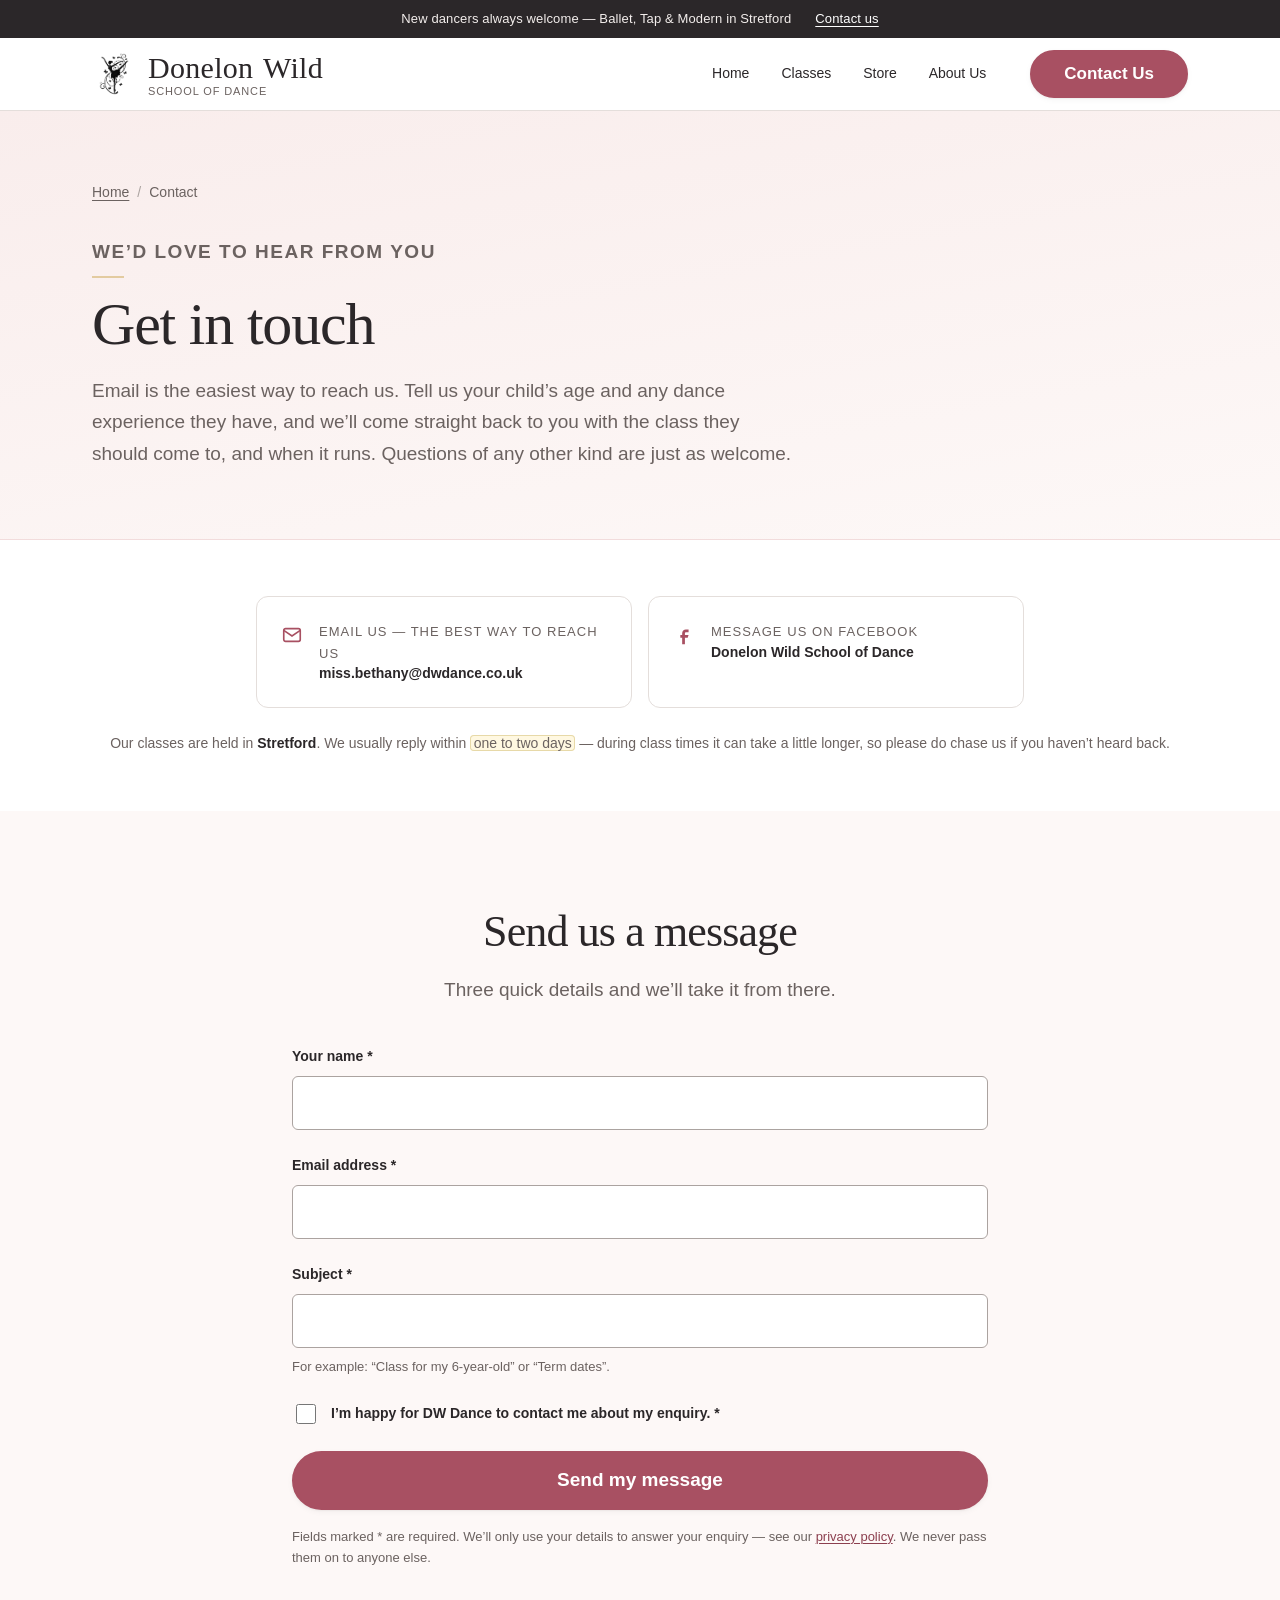
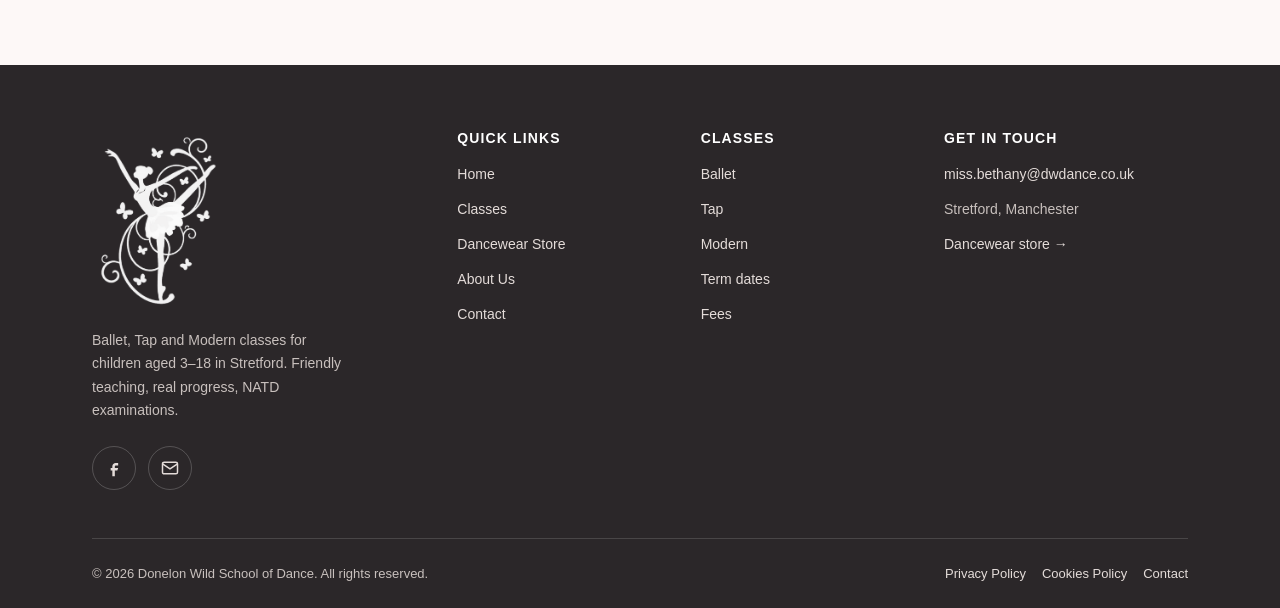
<file: contact.html>
<!DOCTYPE html>
<html lang="en-GB">
<head>
<meta charset="utf-8">
<meta name="viewport" content="width=device-width, initial-scale=1">
<meta http-equiv="Content-Security-Policy" content="default-src 'self'; base-uri 'self'; object-src 'none'; form-action 'self'; script-src 'self' 'sha256-riitXBKGtl5y5ccA7GF6ccqJuwEVP5tm8j0ff/fbw9U='; style-src 'self' https://fonts.googleapis.com; font-src 'self' https://fonts.gstatic.com; img-src 'self' data:; connect-src 'self'; manifest-src 'self'">
<title>Contact Us | DW Dance, Stretford</title>
<meta name="description" content="Get in touch about children's dance classes in Stretford. Email miss.bethany@dwdance.co.uk or send us an enquiry.">
<meta name="keywords" content="contact dance school Stretford, dance classes Stretford, dance classes near me Stretford, children’s dance school Stretford">
<link rel="canonical" href="https://www.dwdance.co.uk/contact.html">
<meta name="theme-color" content="#C1707E">
<meta name="robots" content="index, follow, max-snippet:-1, max-image-preview:large, max-video-preview:-1">

<meta property="og:type" content="website">
<meta property="og:site_name" content="Donelon Wild School of Dance">
<meta property="og:locale" content="en_GB">
<meta property="og:title" content="Contact Us | DW Dance, Stretford">
<meta property="og:description" content="Get in touch about children's dance classes in Stretford. Email miss.bethany@dwdance.co.uk or send us an enquiry.">
<meta property="og:url" content="https://www.dwdance.co.uk/contact.html">
<meta property="og:image" content="https://www.dwdance.co.uk/assets/img/og-image.jpg">
<meta name="twitter:card" content="summary_large_image">

<link rel="icon" href="assets/img/logo.png" type="image/png">
<link rel="apple-touch-icon" href="assets/img/apple-touch-icon.png">
<link rel="manifest" href="site.webmanifest">
<link rel="alternate" type="text/markdown" href="/llms.txt" title="Plain-text summary for AI assistants">

<link rel="preconnect" href="https://fonts.googleapis.com">
<link rel="preconnect" href="https://fonts.gstatic.com" crossorigin>
<link rel="stylesheet" href="https://fonts.googleapis.com/css2?family=Cormorant+Garamond:wght@600;700&family=Great+Vibes&family=Inter:wght@400;500;600;700&family=Playfair+Display:wght@500;600&display=swap">
<link rel="stylesheet" href="assets/css/styles.css">
<script>document.documentElement.className += " js";</script>
</head>
<body>
<a class="skip-link" href="#main">Skip to main content</a>

<div class="topbar">
  <div class="wrap topbar__inner">
    <span>New dancers always welcome — Ballet, Tap &amp; Modern in Stretford</span>
    <a href="contact.html#enquiry">Contact us</a>
  </div>
</div>

<header class="site-header">
  <div class="wrap site-header__inner">
    <a class="brand" href="index.html">
      <img class="brand__mark" src="assets/img/logo.png" width="44" height="44" alt="" aria-hidden="true">
      <span class="brand__text">
        <span class="brand__name">Donelon Wild</span>
        <span class="brand__tag">School of Dance</span>
      </span>
    </a>

    <button class="nav-toggle" type="button" aria-expanded="false" aria-controls="site-nav">
      <span class="nav-toggle__bars" aria-hidden="true"><span></span></span>
      <span class="nav-toggle__label">Menu</span>
    </button>

    <nav class="site-nav" id="site-nav" aria-label="Main">
      <div class="site-nav__inner">
        <ul class="site-nav__list">
          <li><a class="site-nav__link" href="index.html" data-nav="home">Home</a></li>
          <li><a class="site-nav__link" href="classes.html" data-nav="classes">Classes</a></li>
          <li><a class="site-nav__link" href="store.html" data-nav="store">Store</a></li>
          <li><a class="site-nav__link" href="about.html" data-nav="about">About Us</a></li>
        </ul>
        <div class="site-nav__cta">
          <a class="btn btn--primary" href="contact.html#enquiry" aria-current="page">Contact Us</a>
        </div>
      </div>
    </nav>
  </div>
</header>
<main id="main">

  <section class="page-hero">
    <div class="wrap">
      <nav class="breadcrumb" aria-label="Breadcrumb">
        <ol>
          <li><a href="index.html">Home</a></li>
          <li aria-current="page">Contact</li>
        </ol>
      </nav>
      <div class="page-hero__inner">
        <p class="eyebrow">We&rsquo;d love to hear from you</p>
        <h1>Get in touch</h1>
        <p>Email is the easiest way to reach us. Tell us your child&rsquo;s age and any dance experience they have, and we&rsquo;ll come straight back to you with the class they should come to, and when it runs. Questions of any other kind are just as welcome.</p>
      </div>
    </div>
  </section>

  <!-- ================================================ CONTACT METHODS -->
  <section class="section section--tight">
    <div class="wrap">
      <div class="contact-tiles contact-tiles--2">
        <a class="contact-tile" href="mailto:miss.bethany@dwdance.co.uk">
          <svg viewBox="0 0 24 24" fill="none" stroke="currentColor" stroke-width="1.8" aria-hidden="true"><rect x="3" y="5" width="18" height="14" rx="2"/><path d="m3 7 9 6 9-6"/></svg>
          <span><span class="contact-tile__label">Email us &mdash; the best way to reach us</span><span class="contact-tile__value">miss.bethany@dwdance.co.uk</span></span>
        </a>
        <a class="contact-tile" href="https://www.facebook.com/DonelonWildSchoolofDance" target="_blank" rel="noopener">
          <svg viewBox="0 0 24 24" fill="currentColor" aria-hidden="true"><path d="M14 9h3V6h-3c-2.2 0-4 1.8-4 4v2H8v3h2v7h3v-7h3l1-3h-4v-2c0-.6.4-1 1-1Z"/></svg>
          <span><span class="contact-tile__label">Message us on Facebook</span><span class="contact-tile__value">Donelon Wild School of Dance</span></span>
        </a>
      </div>

      <p class="mt-5 muted text-center text-sm">
        Our classes are held in <strong>Stretford</strong>. We usually reply within <span class="editable">one to two days</span> &mdash; during class times it can take a little longer, so please do chase us if you haven&rsquo;t heard back.
      </p>
    </div>
  </section>

  <!-- ==================================================== ENQUIRY FORM -->
  <section class="section section--tint" id="enquiry">
    <div class="wrap wrap--narrow">
      <div class="section-head section-head--center">
        <h2>Send us a message</h2>
        <p>Three quick details and we&rsquo;ll take it from there.</p>
      </div>

      <div class="alert alert--info" id="form-status" hidden></div>

      <!--
        ==========================================================
        FORM SET-UP (site owner)
        ----------------------------------------------------------
        As delivered, this form opens the parent's email app with
        everything pre-filled (data-mode="mailto"). It works
        everywhere, with no account and no server.

        To receive submissions straight to your inbox instead:
          1. Sign up with a form service (Formspree, FormSubmit,
             Web3Forms) or use One.com's built-in form element.
          2. Set   action="https://YOUR-ENDPOINT"   method="post"
          3. Change data-mode="mailto" to data-mode="post"
          4. Point the _next / redirect field at thank-you.html
          5. IMPORTANT — the Content-Security-Policy blocks posting
             to anywhere but this site. Add the endpoint's origin to
             form-action in TWO places or the form will fail
             silently: the CSP <meta> at the top of this file, and
             the CSP header in .htaccess.
        ==========================================================
      -->
      <form class="form mt-6" id="enquiry-form" data-mode="mailto" action="#" method="post" novalidate>

        <div class="field">
          <label for="name">Your name <span aria-hidden="true">*</span></label>
          <input class="input" type="text" id="name" name="name" autocomplete="name" required>
          <p class="field__error" id="name-error" role="alert"></p>
        </div>

        <div class="field">
          <label for="email">Email address <span aria-hidden="true">*</span></label>
          <input class="input" type="email" id="email" name="email" autocomplete="email" required>
          <p class="field__error" id="email-error" role="alert"></p>
        </div>

        <div class="field">
          <label for="subject">Subject <span aria-hidden="true">*</span></label>
          <input class="input" type="text" id="subject" name="subject" required>
          <p class="field__hint">For example: &ldquo;Class for my 6-year-old&rdquo; or &ldquo;Term dates&rdquo;.</p>
          <p class="field__error" id="subject-error" role="alert"></p>
        </div>

        <!-- Honeypot: hidden from people, tempting to bots -->
        <div class="visually-hidden" aria-hidden="true">
          <label for="company-website">Leave this field empty</label>
          <input type="text" id="company-website" name="company_website" tabindex="-1" autocomplete="off">
        </div>

        <div class="field">
          <label class="checkbox" for="consent">
            <input type="checkbox" id="consent" name="consent" required>
            <span>I&rsquo;m happy for DW Dance to contact me about my enquiry. <span aria-hidden="true">*</span></span>
          </label>
          <p class="field__error" id="consent-error" role="alert"></p>
        </div>

        <div>
          <button class="btn btn--primary btn--lg btn--block" type="submit">Send my message</button>
          <p class="form-note mt-4">Fields marked <span aria-hidden="true">*</span> are required. We&rsquo;ll only use your details to answer your enquiry &mdash; see our <a href="privacy.html">privacy policy</a>. We never pass them on to anyone else.</p>
        </div>
      </form>
    </div>
  </section>

</main>
<footer class="site-footer">
  <div class="wrap">
    <h2 class="visually-hidden">Site footer</h2>
    <div class="footer-grid">

      <div class="footer-col footer-brand">
        <img class="footer-brand__logo" src="assets/img/logo.png" width="132" height="185" alt="Donelon Wild School of Dance" loading="lazy" decoding="async">
        <p>Ballet, Tap and Modern classes for children aged 3&ndash;18 in Stretford. Friendly teaching, real progress, NATD examinations.</p>
        <ul class="social-row">
          <li><a href="https://www.facebook.com/DonelonWildSchoolofDance" aria-label="DW Dance on Facebook" target="_blank" rel="noopener">
            <svg viewBox="0 0 24 24" fill="currentColor" aria-hidden="true"><path d="M14 9h3V6h-3c-2.2 0-4 1.8-4 4v2H8v3h2v7h3v-7h3l1-3h-4v-2c0-.6.4-1 1-1Z"/></svg>
          </a></li>
          <li><a href="mailto:miss.bethany@dwdance.co.uk" aria-label="Email DW Dance">
            <svg viewBox="0 0 24 24" fill="none" stroke="currentColor" stroke-width="1.8" aria-hidden="true"><rect x="3" y="5" width="18" height="14" rx="2"/><path d="m3 7 9 6 9-6"/></svg>
          </a></li>
        </ul>
      </div>

      <div class="footer-col">
        <h3>Quick links</h3>
        <ul>
          <li><a href="index.html">Home</a></li>
          <li><a href="classes.html">Classes</a></li>
          <li><a href="store.html">Dancewear Store</a></li>
          <li><a href="about.html">About Us</a></li>
          <li><a href="contact.html">Contact</a></li>
        </ul>
      </div>

      <div class="footer-col">
        <h3>Classes</h3>
        <ul>
          <li><a href="classes.html#ballet">Ballet</a></li>
          <li><a href="classes.html#tap">Tap</a></li>
          <li><a href="classes.html#modern">Modern</a></li>
          <li><a href="classes.html#term-dates">Term dates</a></li>
          <li><a href="classes.html#pricing">Fees</a></li>
        </ul>
      </div>

      <div class="footer-col">
        <h3>Get in touch</h3>
        <ul>
          <li><a href="mailto:miss.bethany@dwdance.co.uk">miss.bethany@dwdance.co.uk</a></li>
          <li>Stretford, Manchester</li>
          <li><a href="https://ddw.mydancestore.co.uk/" target="_blank" rel="noopener">Dancewear store &rarr;</a></li>
        </ul>
      </div>
    </div>

    <div class="footer-bottom">
      <p>&copy; <span data-year>2026</span> Donelon Wild School of Dance. All rights reserved.</p>
      <ul>
        <li><a href="privacy.html">Privacy Policy</a></li>
        <li><a href="cookies.html">Cookies Policy</a></li>
        <li><a href="contact.html">Contact</a></li>
      </ul>
    </div>
  </div>
</footer>

<script src="assets/js/main.js" defer></script>
<script type="application/ld+json">
{
  "@context": "https://schema.org",
  "@type": "BreadcrumbList",
  "itemListElement": [
    {
      "@type": "ListItem",
      "position": 1,
      "name": "Home",
      "item": "https://www.dwdance.co.uk/"
    },
    {
      "@type": "ListItem",
      "position": 2,
      "name": "Contact",
      "item": "https://www.dwdance.co.uk/contact.html"
    }
  ]
}
</script>
</body>
</html>
</file>
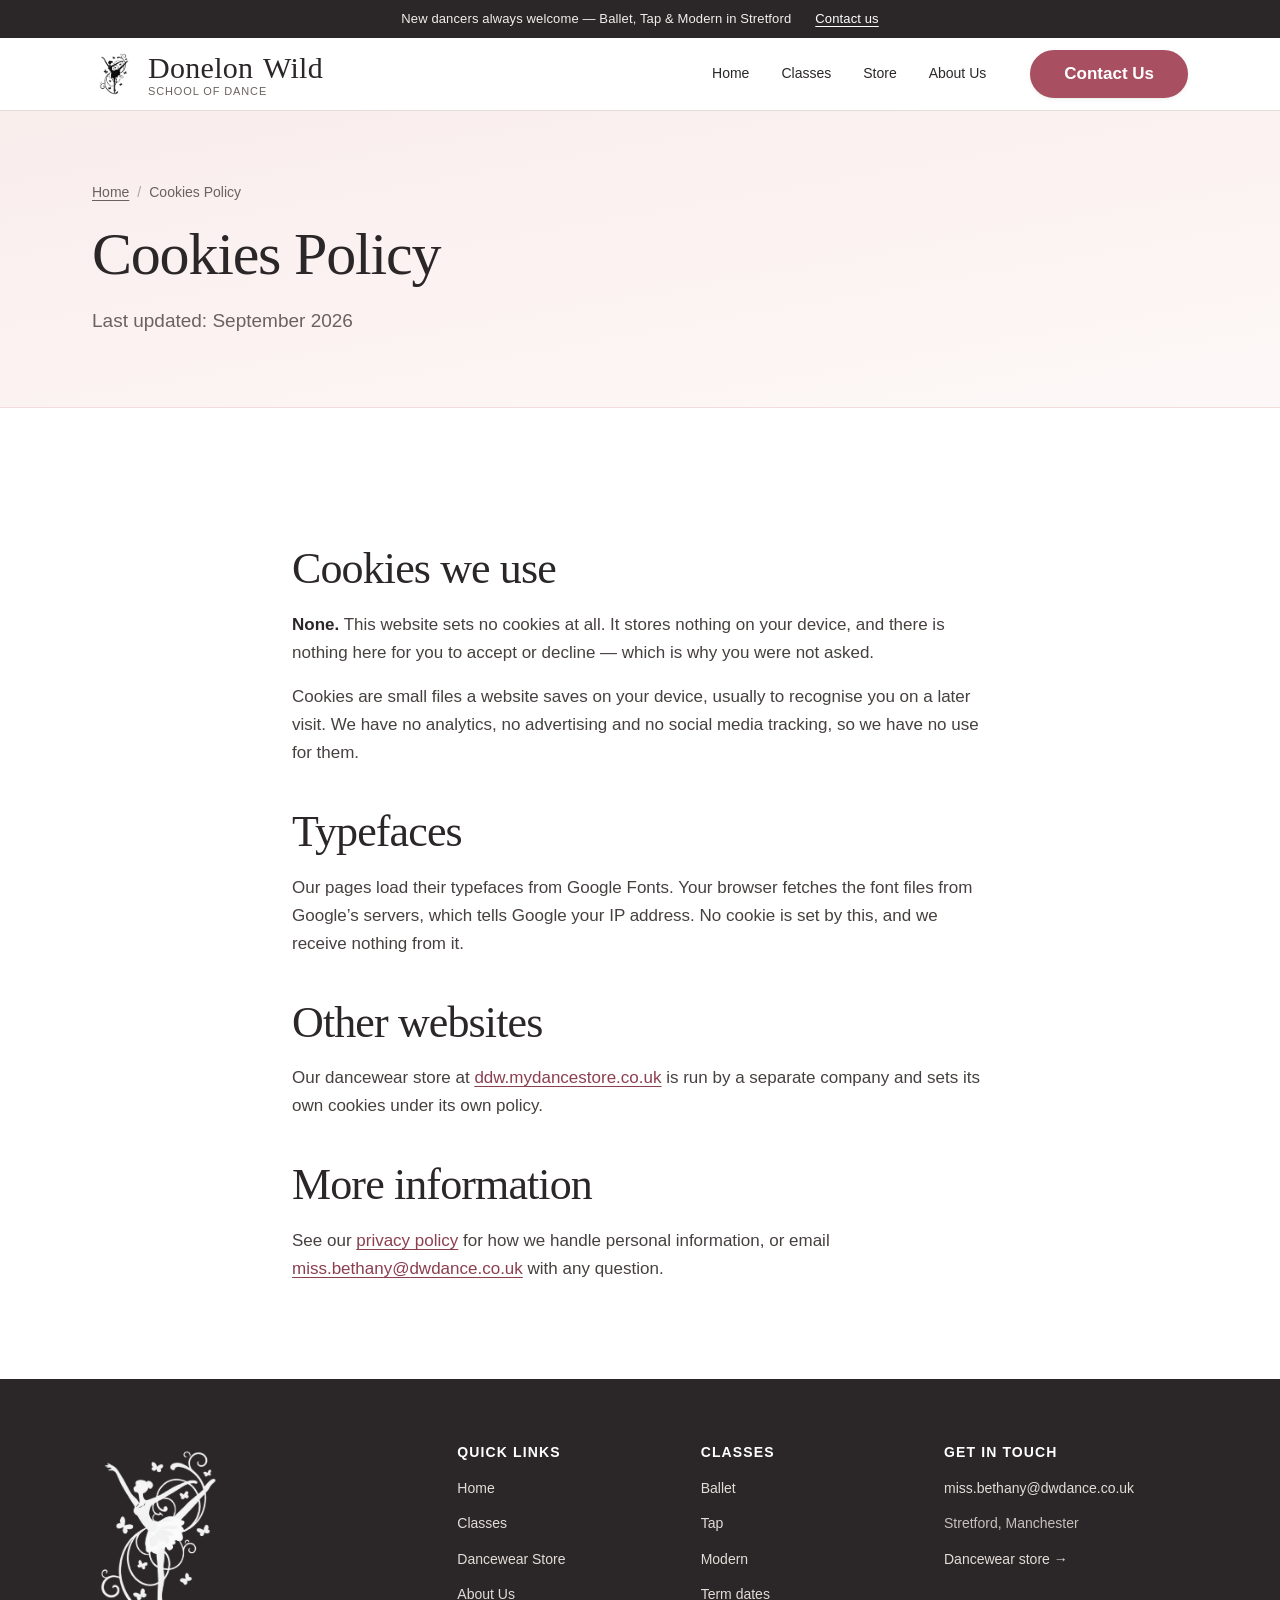
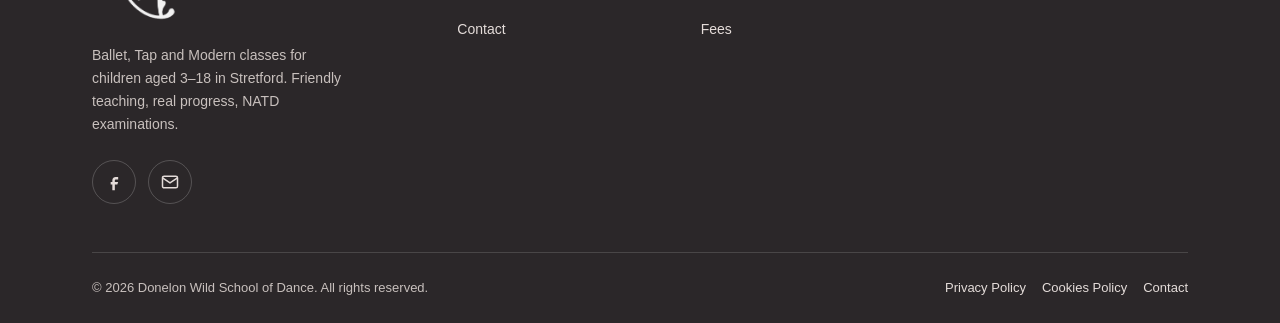
<file: cookies.html>
<!DOCTYPE html>
<html lang="en-GB">
<head>
<meta charset="utf-8">
<meta name="viewport" content="width=device-width, initial-scale=1">
<meta http-equiv="Content-Security-Policy" content="default-src 'self'; base-uri 'self'; object-src 'none'; form-action 'self'; script-src 'self' 'sha256-riitXBKGtl5y5ccA7GF6ccqJuwEVP5tm8j0ff/fbw9U='; style-src 'self' https://fonts.googleapis.com; font-src 'self' https://fonts.gstatic.com; img-src 'self' data:; connect-src 'self'; manifest-src 'self'">
<title>Cookies Policy | Donelon Wild School of Dance</title>
<meta name="description" content="Which cookies the Donelon Wild School of Dance website uses, what they do and how to control them.">
<meta name="keywords" content="cookies policy dance school">
<link rel="canonical" href="https://www.dwdance.co.uk/cookies.html">
<meta name="theme-color" content="#C1707E">
<meta name="robots" content="index, follow, max-snippet:-1, max-image-preview:large, max-video-preview:-1">

<meta property="og:type" content="website">
<meta property="og:site_name" content="Donelon Wild School of Dance">
<meta property="og:locale" content="en_GB">
<meta property="og:title" content="Cookies Policy | Donelon Wild School of Dance">
<meta property="og:description" content="Which cookies the Donelon Wild School of Dance website uses, what they do and how to control them.">
<meta property="og:url" content="https://www.dwdance.co.uk/cookies.html">
<meta property="og:image" content="https://www.dwdance.co.uk/assets/img/og-image.jpg">
<meta name="twitter:card" content="summary_large_image">

<link rel="icon" href="assets/img/logo.png" type="image/png">
<link rel="apple-touch-icon" href="assets/img/apple-touch-icon.png">
<link rel="manifest" href="site.webmanifest">
<link rel="alternate" type="text/markdown" href="/llms.txt" title="Plain-text summary for AI assistants">

<link rel="preconnect" href="https://fonts.googleapis.com">
<link rel="preconnect" href="https://fonts.gstatic.com" crossorigin>
<link rel="stylesheet" href="https://fonts.googleapis.com/css2?family=Cormorant+Garamond:wght@600;700&family=Great+Vibes&family=Inter:wght@400;500;600;700&family=Playfair+Display:wght@500;600&display=swap">
<link rel="stylesheet" href="assets/css/styles.css">
<script>document.documentElement.className += " js";</script>
</head>
<body>
<a class="skip-link" href="#main">Skip to main content</a>

<div class="topbar">
  <div class="wrap topbar__inner">
    <span>New dancers always welcome — Ballet, Tap &amp; Modern in Stretford</span>
    <a href="contact.html#enquiry">Contact us</a>
  </div>
</div>

<header class="site-header">
  <div class="wrap site-header__inner">
    <a class="brand" href="index.html">
      <img class="brand__mark" src="assets/img/logo.png" width="44" height="44" alt="" aria-hidden="true">
      <span class="brand__text">
        <span class="brand__name">Donelon Wild</span>
        <span class="brand__tag">School of Dance</span>
      </span>
    </a>

    <button class="nav-toggle" type="button" aria-expanded="false" aria-controls="site-nav">
      <span class="nav-toggle__bars" aria-hidden="true"><span></span></span>
      <span class="nav-toggle__label">Menu</span>
    </button>

    <nav class="site-nav" id="site-nav" aria-label="Main">
      <div class="site-nav__inner">
        <ul class="site-nav__list">
          <li><a class="site-nav__link" href="index.html" data-nav="home">Home</a></li>
          <li><a class="site-nav__link" href="classes.html" data-nav="classes">Classes</a></li>
          <li><a class="site-nav__link" href="store.html" data-nav="store">Store</a></li>
          <li><a class="site-nav__link" href="about.html" data-nav="about">About Us</a></li>
        </ul>
        <div class="site-nav__cta">
          <a class="btn btn--primary" href="contact.html#enquiry">Contact Us</a>
        </div>
      </div>
    </nav>
  </div>
</header>
<main id="main">
  <section class="page-hero">
    <div class="wrap">
      <nav class="breadcrumb" aria-label="Breadcrumb"><ol><li><a href="index.html">Home</a></li><li aria-current="page">Cookies Policy</li></ol></nav>
      <div class="page-hero__inner"><h1>Cookies Policy</h1><p>Last updated: September 2026</p></div>
    </div>
  </section>

  <section class="section">
    <div class="wrap wrap--narrow prose">
      <h2>Cookies we use</h2>
      <p><strong>None.</strong> This website sets no cookies at all. It stores nothing on your device, and there is nothing here for you to accept or decline &mdash; which is why you were not asked.</p>
      <p>Cookies are small files a website saves on your device, usually to recognise you on a later visit. We have no analytics, no advertising and no social media tracking, so we have no use for them.</p>

      <h2>Typefaces</h2>
      <p>Our pages load their typefaces from Google Fonts. Your browser fetches the font files from Google&rsquo;s servers, which tells Google your IP address. No cookie is set by this, and we receive nothing from it.</p>

      <h2>Other websites</h2>
      <p>Our dancewear store at <a href="https://ddw.mydancestore.co.uk/" target="_blank" rel="noopener">ddw.mydancestore.co.uk</a> is run by a separate company and sets its own cookies under its own policy.</p>

      <h2>More information</h2>
      <p>See our <a href="privacy.html">privacy policy</a> for how we handle personal information, or email <a href="mailto:miss.bethany@dwdance.co.uk">miss.bethany@dwdance.co.uk</a> with any question.</p>
    </div>
  </section>
</main>
<footer class="site-footer">
  <div class="wrap">
    <h2 class="visually-hidden">Site footer</h2>
    <div class="footer-grid">

      <div class="footer-col footer-brand">
        <img class="footer-brand__logo" src="assets/img/logo.png" width="132" height="185" alt="Donelon Wild School of Dance" loading="lazy" decoding="async">
        <p>Ballet, Tap and Modern classes for children aged 3&ndash;18 in Stretford. Friendly teaching, real progress, NATD examinations.</p>
        <ul class="social-row">
          <li><a href="https://www.facebook.com/DonelonWildSchoolofDance" aria-label="DW Dance on Facebook" target="_blank" rel="noopener">
            <svg viewBox="0 0 24 24" fill="currentColor" aria-hidden="true"><path d="M14 9h3V6h-3c-2.2 0-4 1.8-4 4v2H8v3h2v7h3v-7h3l1-3h-4v-2c0-.6.4-1 1-1Z"/></svg>
          </a></li>
          <li><a href="mailto:miss.bethany@dwdance.co.uk" aria-label="Email DW Dance">
            <svg viewBox="0 0 24 24" fill="none" stroke="currentColor" stroke-width="1.8" aria-hidden="true"><rect x="3" y="5" width="18" height="14" rx="2"/><path d="m3 7 9 6 9-6"/></svg>
          </a></li>
        </ul>
      </div>

      <div class="footer-col">
        <h3>Quick links</h3>
        <ul>
          <li><a href="index.html">Home</a></li>
          <li><a href="classes.html">Classes</a></li>
          <li><a href="store.html">Dancewear Store</a></li>
          <li><a href="about.html">About Us</a></li>
          <li><a href="contact.html">Contact</a></li>
        </ul>
      </div>

      <div class="footer-col">
        <h3>Classes</h3>
        <ul>
          <li><a href="classes.html#ballet">Ballet</a></li>
          <li><a href="classes.html#tap">Tap</a></li>
          <li><a href="classes.html#modern">Modern</a></li>
          <li><a href="classes.html#term-dates">Term dates</a></li>
          <li><a href="classes.html#pricing">Fees</a></li>
        </ul>
      </div>

      <div class="footer-col">
        <h3>Get in touch</h3>
        <ul>
          <li><a href="mailto:miss.bethany@dwdance.co.uk">miss.bethany@dwdance.co.uk</a></li>
          <li>Stretford, Manchester</li>
          <li><a href="https://ddw.mydancestore.co.uk/" target="_blank" rel="noopener">Dancewear store &rarr;</a></li>
        </ul>
      </div>
    </div>

    <div class="footer-bottom">
      <p>&copy; <span data-year>2026</span> Donelon Wild School of Dance. All rights reserved.</p>
      <ul>
        <li><a href="privacy.html">Privacy Policy</a></li>
        <li><a href="cookies.html">Cookies Policy</a></li>
        <li><a href="contact.html">Contact</a></li>
      </ul>
    </div>
  </div>
</footer>

<script src="assets/js/main.js" defer></script>
</body>
</html>
</file>
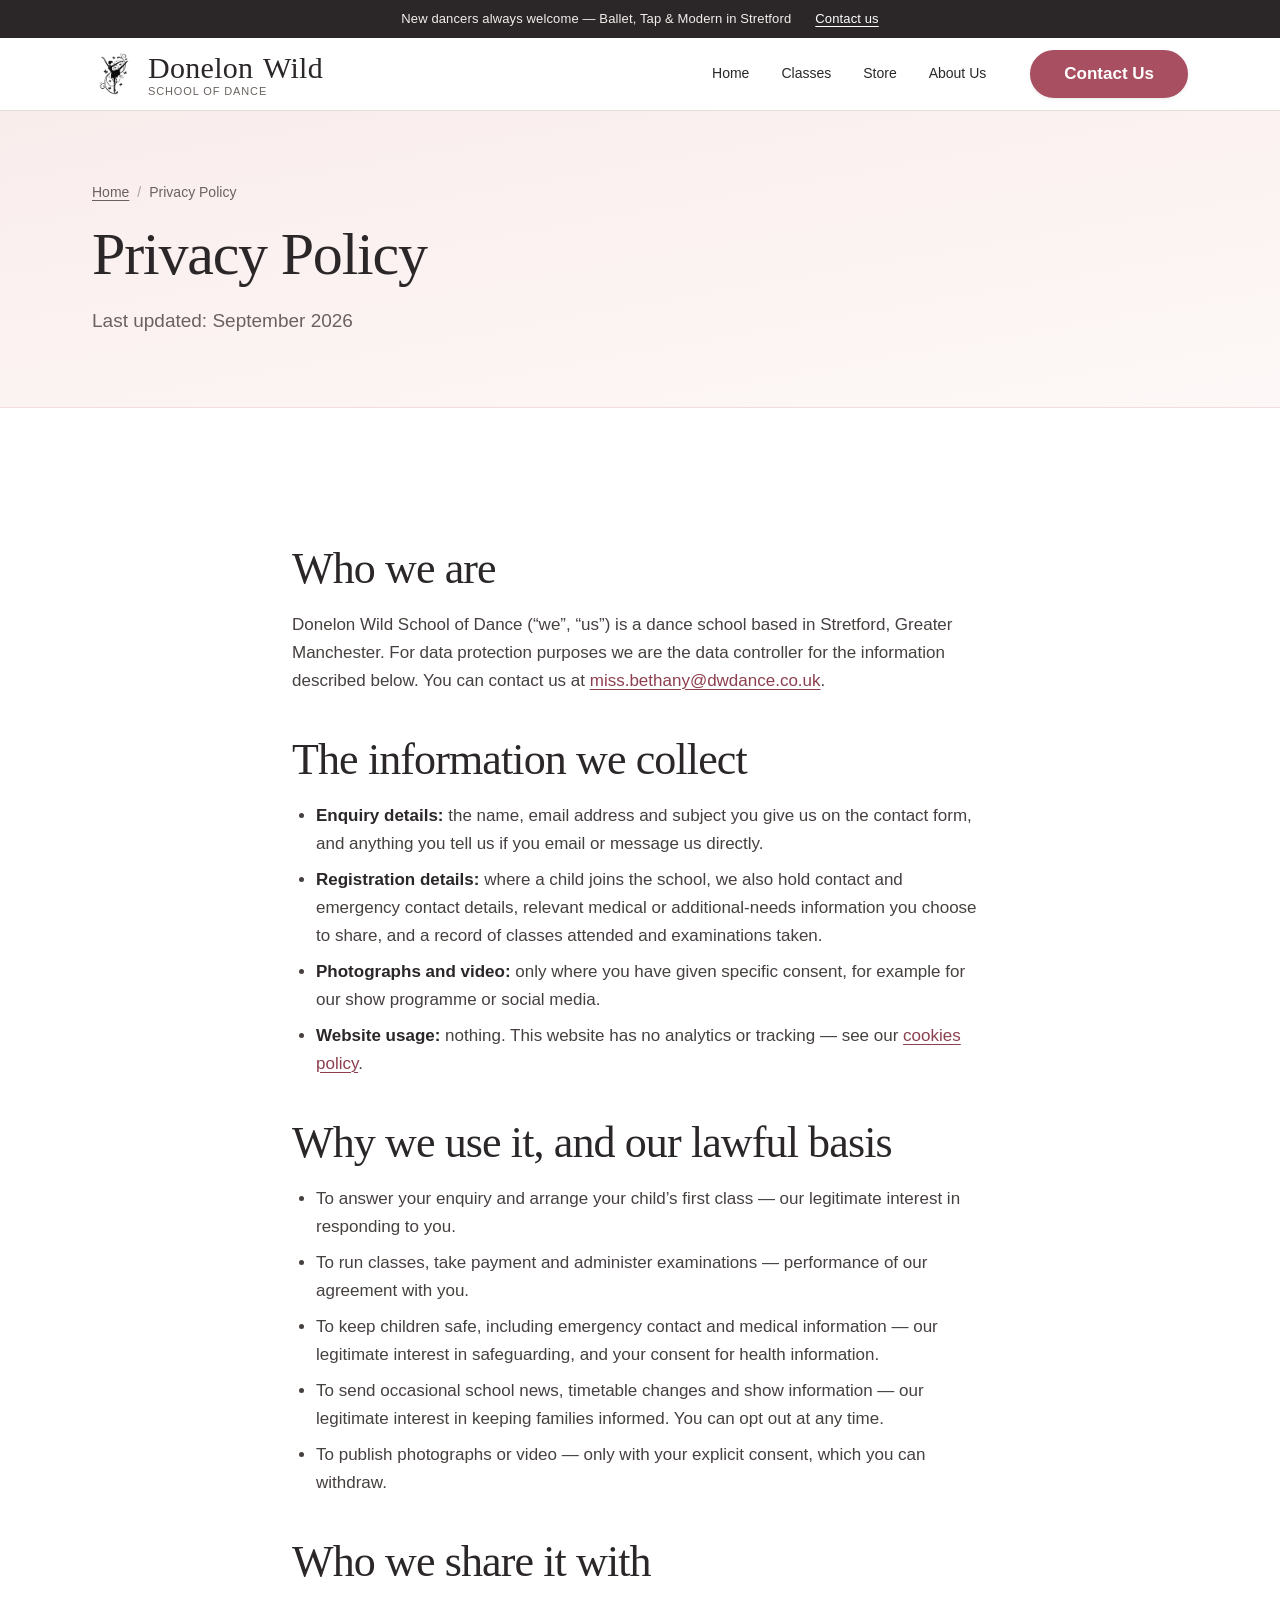
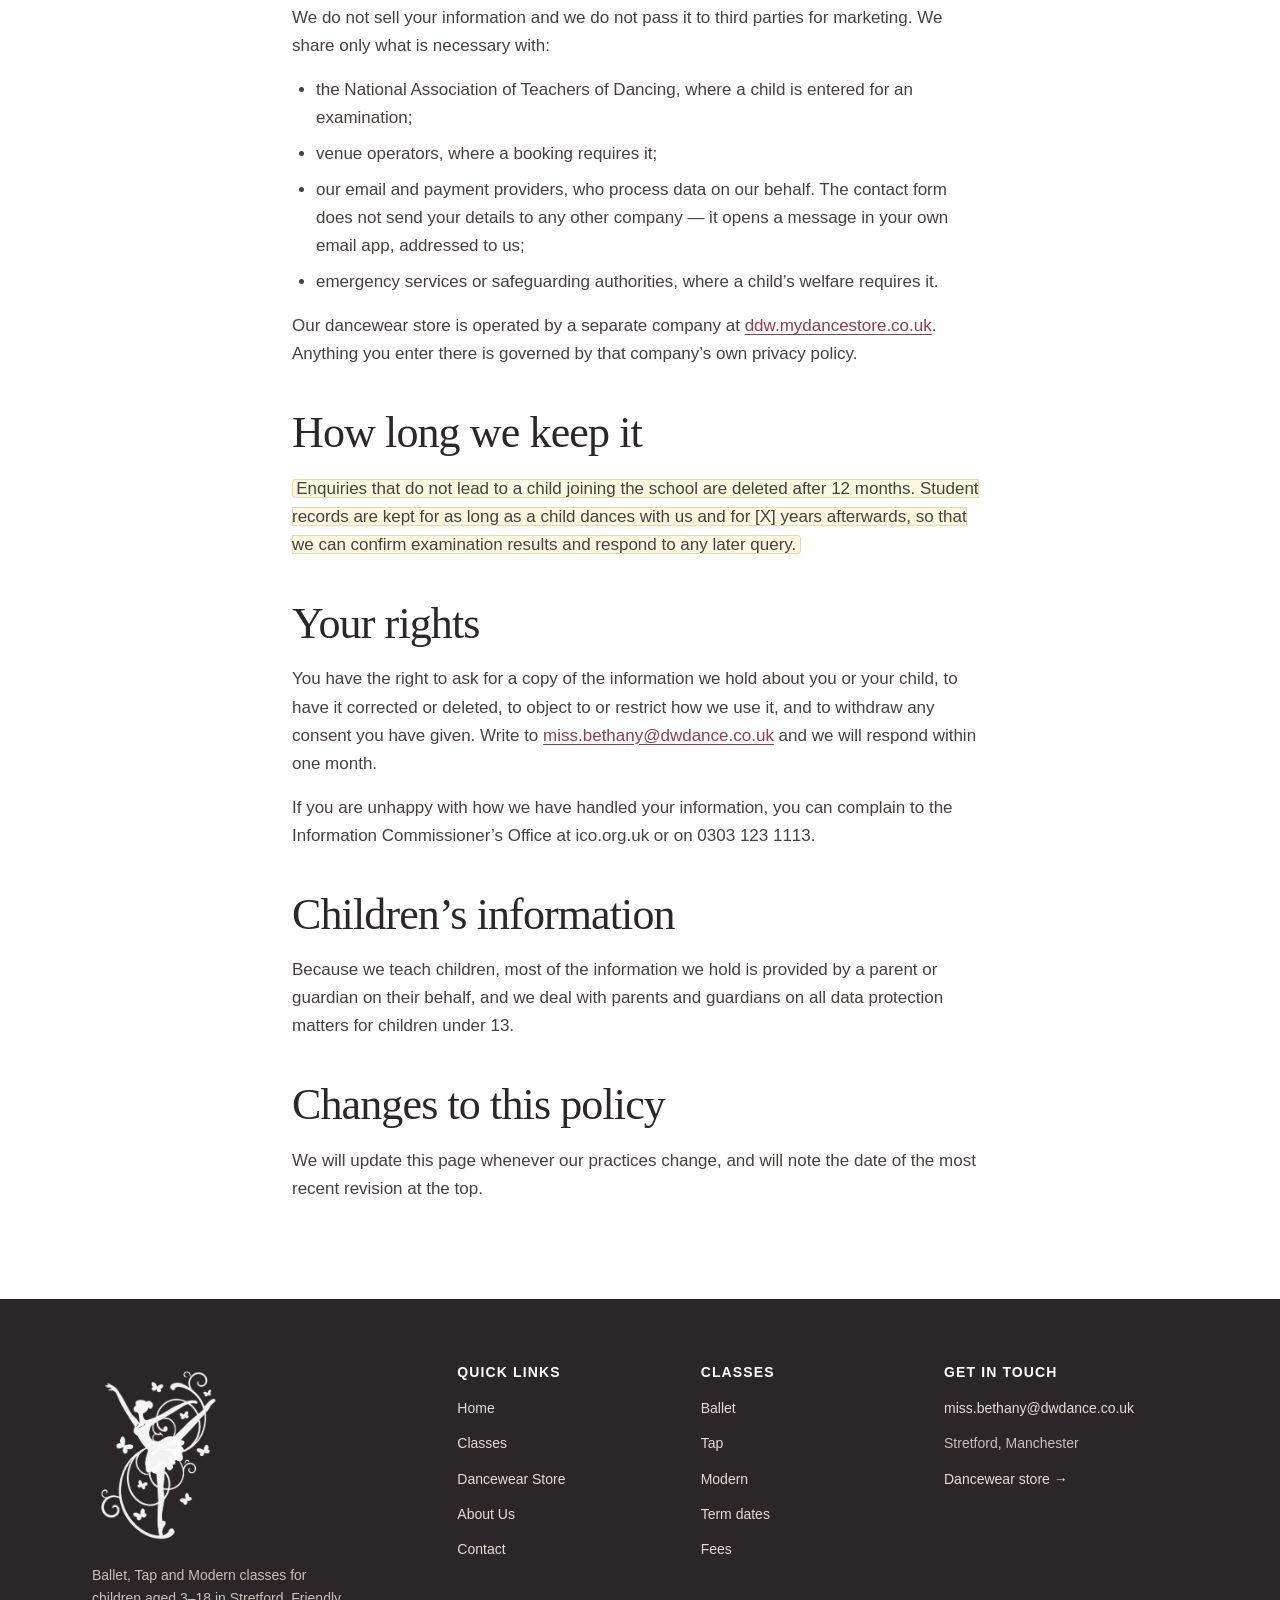
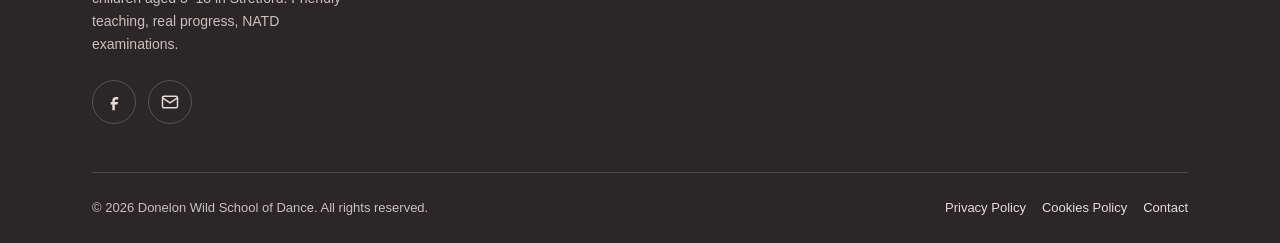
<file: privacy.html>
<!DOCTYPE html>
<html lang="en-GB">
<head>
<meta charset="utf-8">
<meta name="viewport" content="width=device-width, initial-scale=1">
<meta http-equiv="Content-Security-Policy" content="default-src 'self'; base-uri 'self'; object-src 'none'; form-action 'self'; script-src 'self' 'sha256-riitXBKGtl5y5ccA7GF6ccqJuwEVP5tm8j0ff/fbw9U='; style-src 'self' https://fonts.googleapis.com; font-src 'self' https://fonts.gstatic.com; img-src 'self' data:; connect-src 'self'; manifest-src 'self'">
<title>Privacy Policy | Donelon Wild School of Dance</title>
<meta name="description" content="How Donelon Wild School of Dance collects, uses and protects the personal information of parents and students.">
<meta name="keywords" content="privacy policy dance school">
<link rel="canonical" href="https://www.dwdance.co.uk/privacy.html">
<meta name="theme-color" content="#C1707E">
<meta name="robots" content="index, follow, max-snippet:-1, max-image-preview:large, max-video-preview:-1">

<meta property="og:type" content="website">
<meta property="og:site_name" content="Donelon Wild School of Dance">
<meta property="og:locale" content="en_GB">
<meta property="og:title" content="Privacy Policy | Donelon Wild School of Dance">
<meta property="og:description" content="How Donelon Wild School of Dance collects, uses and protects the personal information of parents and students.">
<meta property="og:url" content="https://www.dwdance.co.uk/privacy.html">
<meta property="og:image" content="https://www.dwdance.co.uk/assets/img/og-image.jpg">
<meta name="twitter:card" content="summary_large_image">

<link rel="icon" href="assets/img/logo.png" type="image/png">
<link rel="apple-touch-icon" href="assets/img/apple-touch-icon.png">
<link rel="manifest" href="site.webmanifest">
<link rel="alternate" type="text/markdown" href="/llms.txt" title="Plain-text summary for AI assistants">

<link rel="preconnect" href="https://fonts.googleapis.com">
<link rel="preconnect" href="https://fonts.gstatic.com" crossorigin>
<link rel="stylesheet" href="https://fonts.googleapis.com/css2?family=Cormorant+Garamond:wght@600;700&family=Great+Vibes&family=Inter:wght@400;500;600;700&family=Playfair+Display:wght@500;600&display=swap">
<link rel="stylesheet" href="assets/css/styles.css">
<script>document.documentElement.className += " js";</script>
</head>
<body>
<a class="skip-link" href="#main">Skip to main content</a>

<div class="topbar">
  <div class="wrap topbar__inner">
    <span>New dancers always welcome — Ballet, Tap &amp; Modern in Stretford</span>
    <a href="contact.html#enquiry">Contact us</a>
  </div>
</div>

<header class="site-header">
  <div class="wrap site-header__inner">
    <a class="brand" href="index.html">
      <img class="brand__mark" src="assets/img/logo.png" width="44" height="44" alt="" aria-hidden="true">
      <span class="brand__text">
        <span class="brand__name">Donelon Wild</span>
        <span class="brand__tag">School of Dance</span>
      </span>
    </a>

    <button class="nav-toggle" type="button" aria-expanded="false" aria-controls="site-nav">
      <span class="nav-toggle__bars" aria-hidden="true"><span></span></span>
      <span class="nav-toggle__label">Menu</span>
    </button>

    <nav class="site-nav" id="site-nav" aria-label="Main">
      <div class="site-nav__inner">
        <ul class="site-nav__list">
          <li><a class="site-nav__link" href="index.html" data-nav="home">Home</a></li>
          <li><a class="site-nav__link" href="classes.html" data-nav="classes">Classes</a></li>
          <li><a class="site-nav__link" href="store.html" data-nav="store">Store</a></li>
          <li><a class="site-nav__link" href="about.html" data-nav="about">About Us</a></li>
        </ul>
        <div class="site-nav__cta">
          <a class="btn btn--primary" href="contact.html#enquiry">Contact Us</a>
        </div>
      </div>
    </nav>
  </div>
</header>
<main id="main">
  <section class="page-hero">
    <div class="wrap">
      <nav class="breadcrumb" aria-label="Breadcrumb"><ol><li><a href="index.html">Home</a></li><li aria-current="page">Privacy Policy</li></ol></nav>
      <div class="page-hero__inner"><h1>Privacy Policy</h1><p>Last updated: September 2026</p></div>
    </div>
  </section>

  <section class="section">
    <div class="wrap wrap--narrow prose">
      <h2>Who we are</h2>
      <p>Donelon Wild School of Dance (&ldquo;we&rdquo;, &ldquo;us&rdquo;) is a dance school based in Stretford, Greater Manchester. For data protection purposes we are the data controller for the information described below. You can contact us at <a href="mailto:miss.bethany@dwdance.co.uk">miss.bethany@dwdance.co.uk</a>.</p>

      <h2>The information we collect</h2>
      <ul>
        <li><strong>Enquiry details:</strong> the name, email address and subject you give us on the contact form, and anything you tell us if you email or message us directly.</li>
        <li><strong>Registration details:</strong> where a child joins the school, we also hold contact and emergency contact details, relevant medical or additional-needs information you choose to share, and a record of classes attended and examinations taken.</li>
        <li><strong>Photographs and video:</strong> only where you have given specific consent, for example for our show programme or social media.</li>
        <li><strong>Website usage:</strong> nothing. This website has no analytics or tracking &mdash; see our <a href="cookies.html">cookies policy</a>.</li>
      </ul>

      <h2>Why we use it, and our lawful basis</h2>
      <ul>
        <li>To answer your enquiry and arrange your child&rsquo;s first class &mdash; our legitimate interest in responding to you.</li>
        <li>To run classes, take payment and administer examinations &mdash; performance of our agreement with you.</li>
        <li>To keep children safe, including emergency contact and medical information &mdash; our legitimate interest in safeguarding, and your consent for health information.</li>
        <li>To send occasional school news, timetable changes and show information &mdash; our legitimate interest in keeping families informed. You can opt out at any time.</li>
        <li>To publish photographs or video &mdash; only with your explicit consent, which you can withdraw.</li>
      </ul>

      <h2>Who we share it with</h2>
      <p>We do not sell your information and we do not pass it to third parties for marketing. We share only what is necessary with:</p>
      <ul>
        <li>the National Association of Teachers of Dancing, where a child is entered for an examination;</li>
        <li>venue operators, where a booking requires it;</li>
        <li>our email and payment providers, who process data on our behalf. The contact form does not send your details to any other company &mdash; it opens a message in your own email app, addressed to us;</li>
        <li>emergency services or safeguarding authorities, where a child&rsquo;s welfare requires it.</li>
      </ul>
      <p>Our dancewear store is operated by a separate company at <a href="https://ddw.mydancestore.co.uk/" target="_blank" rel="noopener">ddw.mydancestore.co.uk</a>. Anything you enter there is governed by that company&rsquo;s own privacy policy.</p>

      <h2>How long we keep it</h2>
      <p><span class="editable">Enquiries that do not lead to a child joining the school are deleted after 12 months. Student records are kept for as long as a child dances with us and for [X] years afterwards, so that we can confirm examination results and respond to any later query.</span></p>

      <h2>Your rights</h2>
      <p>You have the right to ask for a copy of the information we hold about you or your child, to have it corrected or deleted, to object to or restrict how we use it, and to withdraw any consent you have given. Write to <a href="mailto:miss.bethany@dwdance.co.uk">miss.bethany@dwdance.co.uk</a> and we will respond within one month.</p>
      <p>If you are unhappy with how we have handled your information, you can complain to the Information Commissioner&rsquo;s Office at ico.org.uk or on 0303 123 1113.</p>

      <h2>Children&rsquo;s information</h2>
      <p>Because we teach children, most of the information we hold is provided by a parent or guardian on their behalf, and we deal with parents and guardians on all data protection matters for children under 13.</p>

      <h2>Changes to this policy</h2>
      <p>We will update this page whenever our practices change, and will note the date of the most recent revision at the top.</p>
    </div>
  </section>
</main>
<footer class="site-footer">
  <div class="wrap">
    <h2 class="visually-hidden">Site footer</h2>
    <div class="footer-grid">

      <div class="footer-col footer-brand">
        <img class="footer-brand__logo" src="assets/img/logo.png" width="132" height="185" alt="Donelon Wild School of Dance" loading="lazy" decoding="async">
        <p>Ballet, Tap and Modern classes for children aged 3&ndash;18 in Stretford. Friendly teaching, real progress, NATD examinations.</p>
        <ul class="social-row">
          <li><a href="https://www.facebook.com/DonelonWildSchoolofDance" aria-label="DW Dance on Facebook" target="_blank" rel="noopener">
            <svg viewBox="0 0 24 24" fill="currentColor" aria-hidden="true"><path d="M14 9h3V6h-3c-2.2 0-4 1.8-4 4v2H8v3h2v7h3v-7h3l1-3h-4v-2c0-.6.4-1 1-1Z"/></svg>
          </a></li>
          <li><a href="mailto:miss.bethany@dwdance.co.uk" aria-label="Email DW Dance">
            <svg viewBox="0 0 24 24" fill="none" stroke="currentColor" stroke-width="1.8" aria-hidden="true"><rect x="3" y="5" width="18" height="14" rx="2"/><path d="m3 7 9 6 9-6"/></svg>
          </a></li>
        </ul>
      </div>

      <div class="footer-col">
        <h3>Quick links</h3>
        <ul>
          <li><a href="index.html">Home</a></li>
          <li><a href="classes.html">Classes</a></li>
          <li><a href="store.html">Dancewear Store</a></li>
          <li><a href="about.html">About Us</a></li>
          <li><a href="contact.html">Contact</a></li>
        </ul>
      </div>

      <div class="footer-col">
        <h3>Classes</h3>
        <ul>
          <li><a href="classes.html#ballet">Ballet</a></li>
          <li><a href="classes.html#tap">Tap</a></li>
          <li><a href="classes.html#modern">Modern</a></li>
          <li><a href="classes.html#term-dates">Term dates</a></li>
          <li><a href="classes.html#pricing">Fees</a></li>
        </ul>
      </div>

      <div class="footer-col">
        <h3>Get in touch</h3>
        <ul>
          <li><a href="mailto:miss.bethany@dwdance.co.uk">miss.bethany@dwdance.co.uk</a></li>
          <li>Stretford, Manchester</li>
          <li><a href="https://ddw.mydancestore.co.uk/" target="_blank" rel="noopener">Dancewear store &rarr;</a></li>
        </ul>
      </div>
    </div>

    <div class="footer-bottom">
      <p>&copy; <span data-year>2026</span> Donelon Wild School of Dance. All rights reserved.</p>
      <ul>
        <li><a href="privacy.html">Privacy Policy</a></li>
        <li><a href="cookies.html">Cookies Policy</a></li>
        <li><a href="contact.html">Contact</a></li>
      </ul>
    </div>
  </div>
</footer>

<script src="assets/js/main.js" defer></script>
</body>
</html>
</file>
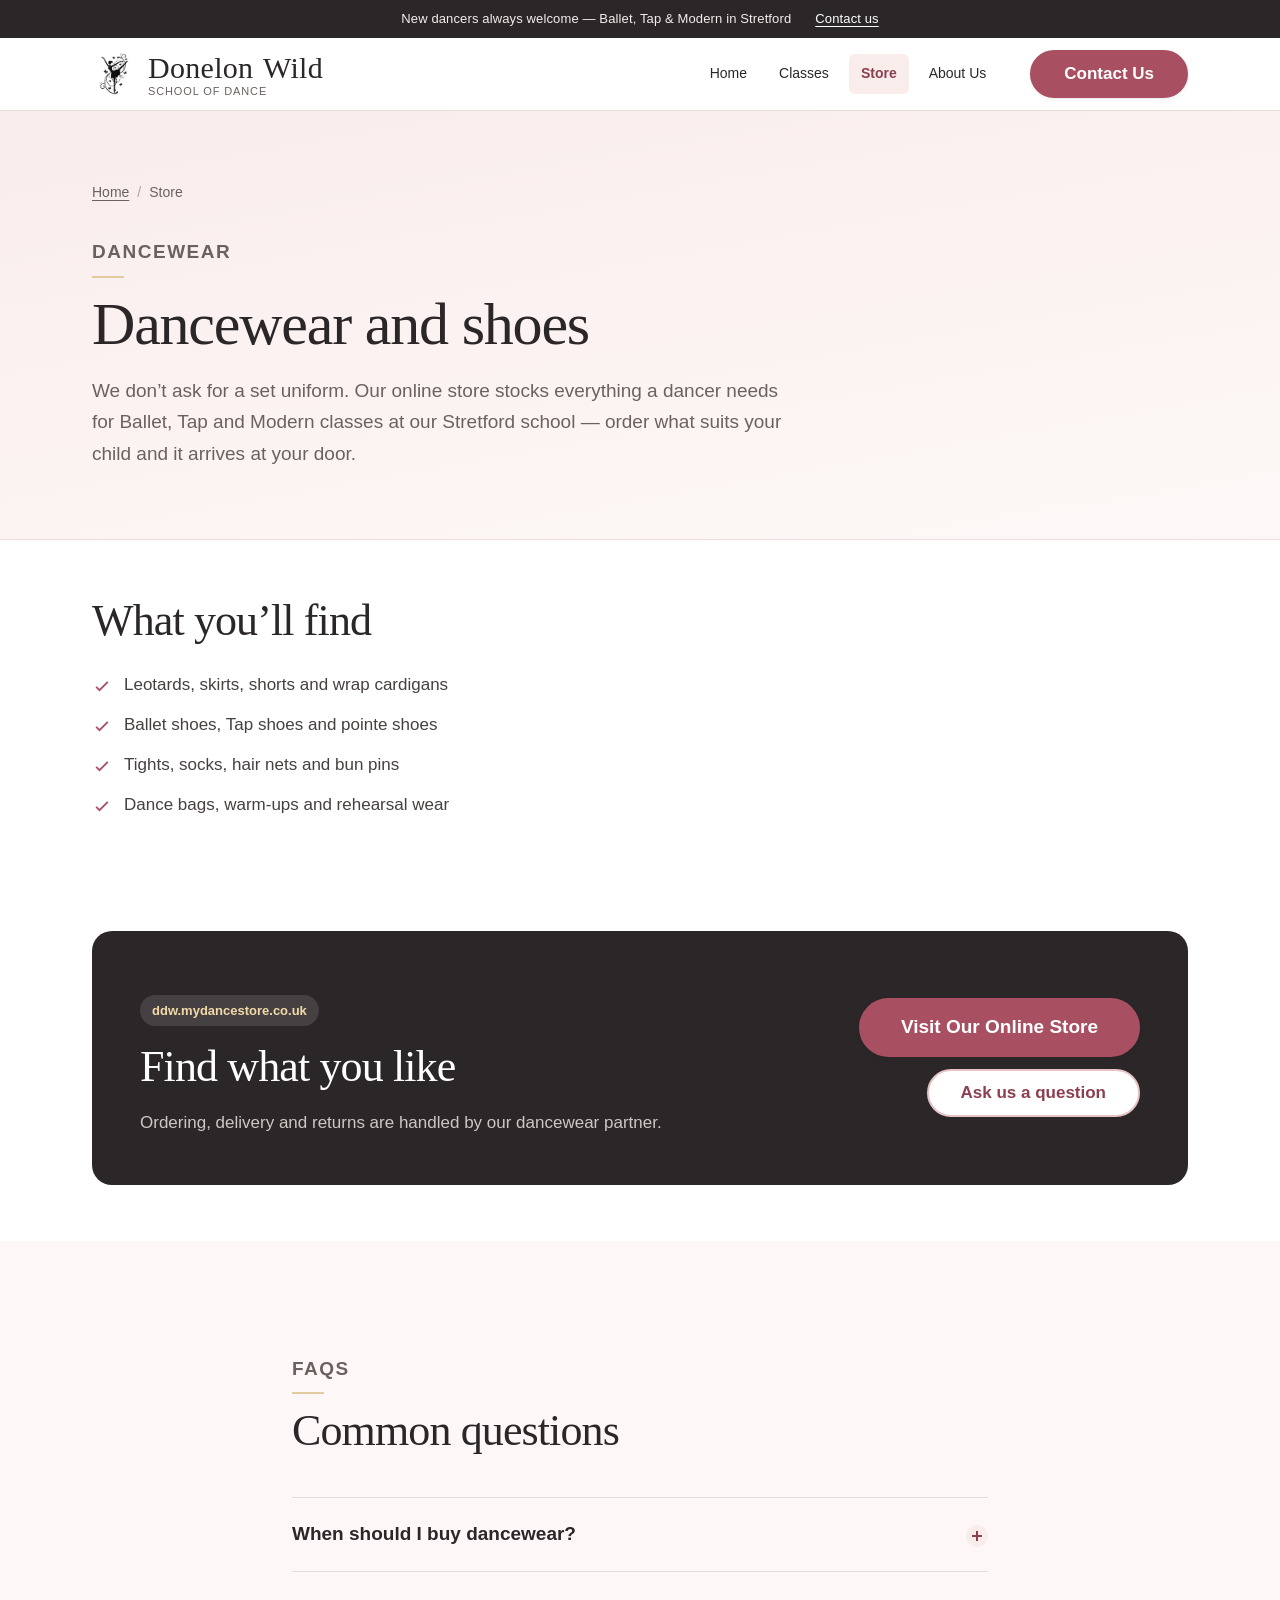
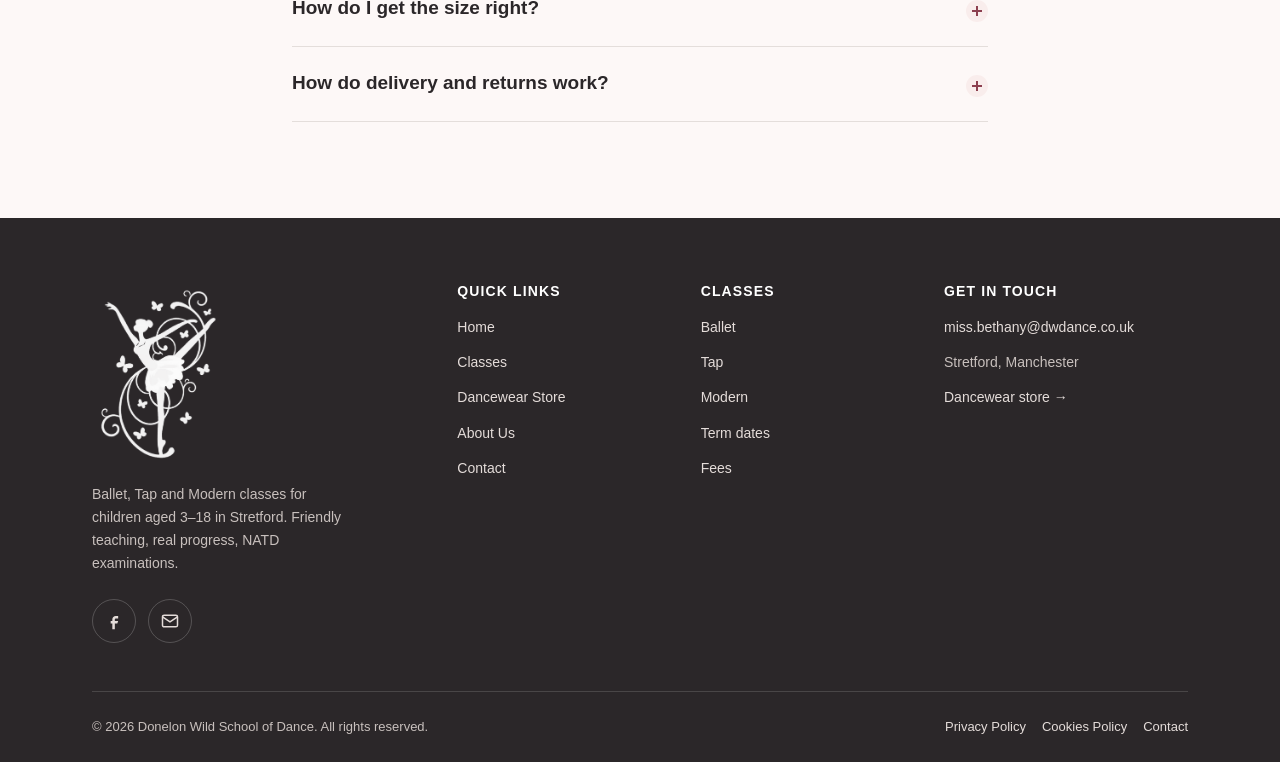
<file: store.html>
<!DOCTYPE html>
<html lang="en-GB">
<head>
<meta charset="utf-8">
<meta name="viewport" content="width=device-width, initial-scale=1">
<meta http-equiv="Content-Security-Policy" content="default-src 'self'; base-uri 'self'; object-src 'none'; form-action 'self'; script-src 'self' 'sha256-riitXBKGtl5y5ccA7GF6ccqJuwEVP5tm8j0ff/fbw9U='; style-src 'self' https://fonts.googleapis.com; font-src 'self' https://fonts.gstatic.com; img-src 'self' data:; connect-src 'self'; manifest-src 'self'">
<title>Dancewear, Ballet &amp; Tap Shoes | DW Dance Store, Stretford</title>
<meta name="description" content="Leotards, Ballet and Tap shoes, tights and dance bags for DW Dance students in Stretford. Order online and have it delivered to your door.">
<meta name="keywords" content="dancewear Stretford, Ballet shoes Stretford, Tap shoes Stretford, children's dancewear Manchester, leotards Stretford, dance tights, pointe shoes">
<link rel="canonical" href="https://www.dwdance.co.uk/store.html">
<meta name="theme-color" content="#C1707E">
<meta name="robots" content="index, follow, max-snippet:-1, max-image-preview:large, max-video-preview:-1">

<meta property="og:type" content="website">
<meta property="og:site_name" content="Donelon Wild School of Dance">
<meta property="og:locale" content="en_GB">
<meta property="og:title" content="Dancewear, Ballet &amp; Tap Shoes | DW Dance Store, Stretford">
<meta property="og:description" content="Leotards, Ballet and Tap shoes, tights and dance bags for DW Dance students in Stretford. Order online and have it delivered to your door.">
<meta property="og:url" content="https://www.dwdance.co.uk/store.html">
<meta property="og:image" content="https://www.dwdance.co.uk/assets/img/og-image.jpg">
<meta name="twitter:card" content="summary_large_image">

<link rel="icon" href="assets/img/logo.png" type="image/png">
<link rel="apple-touch-icon" href="assets/img/apple-touch-icon.png">
<link rel="manifest" href="site.webmanifest">
<link rel="alternate" type="text/markdown" href="/llms.txt" title="Plain-text summary for AI assistants">

<link rel="preconnect" href="https://fonts.googleapis.com">
<link rel="preconnect" href="https://fonts.gstatic.com" crossorigin>
<link rel="stylesheet" href="https://fonts.googleapis.com/css2?family=Cormorant+Garamond:wght@600;700&family=Great+Vibes&family=Inter:wght@400;500;600;700&family=Playfair+Display:wght@500;600&display=swap">
<link rel="stylesheet" href="assets/css/styles.css">
<script>document.documentElement.className += " js";</script>
</head>
<body>
<a class="skip-link" href="#main">Skip to main content</a>

<div class="topbar">
  <div class="wrap topbar__inner">
    <span>New dancers always welcome — Ballet, Tap &amp; Modern in Stretford</span>
    <a href="contact.html#enquiry">Contact us</a>
  </div>
</div>

<header class="site-header">
  <div class="wrap site-header__inner">
    <a class="brand" href="index.html">
      <img class="brand__mark" src="assets/img/logo.png" width="44" height="44" alt="" aria-hidden="true">
      <span class="brand__text">
        <span class="brand__name">Donelon Wild</span>
        <span class="brand__tag">School of Dance</span>
      </span>
    </a>

    <button class="nav-toggle" type="button" aria-expanded="false" aria-controls="site-nav">
      <span class="nav-toggle__bars" aria-hidden="true"><span></span></span>
      <span class="nav-toggle__label">Menu</span>
    </button>

    <nav class="site-nav" id="site-nav" aria-label="Main">
      <div class="site-nav__inner">
        <ul class="site-nav__list">
          <li><a class="site-nav__link" href="index.html" data-nav="home">Home</a></li>
          <li><a class="site-nav__link" href="classes.html" data-nav="classes">Classes</a></li>
          <li><a class="site-nav__link" href="store.html" data-nav="store" aria-current="page">Store</a></li>
          <li><a class="site-nav__link" href="about.html" data-nav="about">About Us</a></li>
        </ul>
        <div class="site-nav__cta">
          <a class="btn btn--primary" href="contact.html#enquiry">Contact Us</a>
        </div>
      </div>
    </nav>
  </div>
</header>
<main id="main">

  <section class="page-hero">
    <div class="wrap">
      <nav class="breadcrumb" aria-label="Breadcrumb">
        <ol>
          <li><a href="index.html">Home</a></li>
          <li aria-current="page">Store</li>
        </ol>
      </nav>
      <div class="page-hero__inner">
        <p class="eyebrow">Dancewear</p>
        <h1>Dancewear and shoes</h1>
        <p>We don&rsquo;t ask for a set uniform. Our online store stocks everything a dancer needs for Ballet, Tap and Modern classes at our Stretford school &mdash; order what suits your child and it arrives at your door.</p>
      </div>
    </div>
  </section>

  <section class="section section--tight">
    <div class="wrap">
      <h2>What you&rsquo;ll find</h2>
      <ul class="tick-list mt-5">
        <li><svg viewBox="0 0 24 24" fill="none" stroke="currentColor" stroke-width="2.2" aria-hidden="true"><path d="m5 13 4 4 10-10"/></svg><span>Leotards, skirts, shorts and wrap cardigans</span></li>
        <li><svg viewBox="0 0 24 24" fill="none" stroke="currentColor" stroke-width="2.2" aria-hidden="true"><path d="m5 13 4 4 10-10"/></svg><span>Ballet shoes, Tap shoes and pointe shoes</span></li>
        <li><svg viewBox="0 0 24 24" fill="none" stroke="currentColor" stroke-width="2.2" aria-hidden="true"><path d="m5 13 4 4 10-10"/></svg><span>Tights, socks, hair nets and bun pins</span></li>
        <li><svg viewBox="0 0 24 24" fill="none" stroke="currentColor" stroke-width="2.2" aria-hidden="true"><path d="m5 13 4 4 10-10"/></svg><span>Dance bags, warm-ups and rehearsal wear</span></li>
      </ul>
    </div>
  </section>

  <section class="section section--tight">
    <div class="wrap">
      <div class="store-banner">
        <div>
          <p class="pill">ddw.mydancestore.co.uk</p>
          <h2 class="mt-4">Find what you like</h2>
          <p>Ordering, delivery and returns are handled by our dancewear partner.</p>
        </div>
        <div class="store-banner__actions">
          <a class="btn btn--primary btn--lg" href="https://ddw.mydancestore.co.uk/" target="_blank" rel="noopener">Visit Our Online Store</a>
          <a class="btn btn--secondary" href="contact.html#enquiry">Ask us a question</a>
        </div>
      </div>
    </div>
  </section>

  <section class="section section--tint">
    <div class="wrap wrap--narrow">
      <div class="section-head">
        <p class="eyebrow">FAQs</p>
        <h2>Common questions</h2>
      </div>

      <div class="accordion">
        <div class="accordion__item">
          <h3><button class="accordion__btn" type="button" aria-expanded="true" aria-controls="store-faq-when">When should I buy dancewear?<span class="accordion__icon" aria-hidden="true"></span></button></h3>
          <div class="accordion__panel" id="store-faq-when">
            <p>There&rsquo;s no rush. Comfortable clothes your child can move in are fine for a first class &mdash; buy once they have settled and you know which classes they are taking.</p>
          </div>
        </div>

        <div class="accordion__item">
          <h3><button class="accordion__btn" type="button" aria-expanded="true" aria-controls="store-faq-size">How do I get the size right?<span class="accordion__icon" aria-hidden="true"></span></button></h3>
          <div class="accordion__panel" id="store-faq-size">
            <p>Dancewear sizes run smaller than high-street clothing, so use the size guide on the product page rather than your child&rsquo;s usual size. Shoes matter most: they need to fit properly to be safe, so ask your child&rsquo;s teacher before you order if you are unsure.</p>
          </div>
        </div>

        <div class="accordion__item">
          <h3><button class="accordion__btn" type="button" aria-expanded="true" aria-controls="store-faq-delivery">How do delivery and returns work?<span class="accordion__icon" aria-hidden="true"></span></button></h3>
          <div class="accordion__panel" id="store-faq-delivery">
            <p>Both are handled by our dancewear partner, with current details shown at checkout on <a href="https://ddw.mydancestore.co.uk/" target="_blank" rel="noopener">ddw.mydancestore.co.uk</a>.</p>
          </div>
        </div>
      </div>
    </div>
  </section>

</main>
<footer class="site-footer">
  <div class="wrap">
    <h2 class="visually-hidden">Site footer</h2>
    <div class="footer-grid">

      <div class="footer-col footer-brand">
        <img class="footer-brand__logo" src="assets/img/logo.png" width="132" height="185" alt="Donelon Wild School of Dance" loading="lazy" decoding="async">
        <p>Ballet, Tap and Modern classes for children aged 3&ndash;18 in Stretford. Friendly teaching, real progress, NATD examinations.</p>
        <ul class="social-row">
          <li><a href="https://www.facebook.com/DonelonWildSchoolofDance" aria-label="DW Dance on Facebook" target="_blank" rel="noopener">
            <svg viewBox="0 0 24 24" fill="currentColor" aria-hidden="true"><path d="M14 9h3V6h-3c-2.2 0-4 1.8-4 4v2H8v3h2v7h3v-7h3l1-3h-4v-2c0-.6.4-1 1-1Z"/></svg>
          </a></li>
          <li><a href="mailto:miss.bethany@dwdance.co.uk" aria-label="Email DW Dance">
            <svg viewBox="0 0 24 24" fill="none" stroke="currentColor" stroke-width="1.8" aria-hidden="true"><rect x="3" y="5" width="18" height="14" rx="2"/><path d="m3 7 9 6 9-6"/></svg>
          </a></li>
        </ul>
      </div>

      <div class="footer-col">
        <h3>Quick links</h3>
        <ul>
          <li><a href="index.html">Home</a></li>
          <li><a href="classes.html">Classes</a></li>
          <li><a href="store.html">Dancewear Store</a></li>
          <li><a href="about.html">About Us</a></li>
          <li><a href="contact.html">Contact</a></li>
        </ul>
      </div>

      <div class="footer-col">
        <h3>Classes</h3>
        <ul>
          <li><a href="classes.html#ballet">Ballet</a></li>
          <li><a href="classes.html#tap">Tap</a></li>
          <li><a href="classes.html#modern">Modern</a></li>
          <li><a href="classes.html#term-dates">Term dates</a></li>
          <li><a href="classes.html#pricing">Fees</a></li>
        </ul>
      </div>

      <div class="footer-col">
        <h3>Get in touch</h3>
        <ul>
          <li><a href="mailto:miss.bethany@dwdance.co.uk">miss.bethany@dwdance.co.uk</a></li>
          <li>Stretford, Manchester</li>
          <li><a href="https://ddw.mydancestore.co.uk/" target="_blank" rel="noopener">Dancewear store &rarr;</a></li>
        </ul>
      </div>
    </div>

    <div class="footer-bottom">
      <p>&copy; <span data-year>2026</span> Donelon Wild School of Dance. All rights reserved.</p>
      <ul>
        <li><a href="privacy.html">Privacy Policy</a></li>
        <li><a href="cookies.html">Cookies Policy</a></li>
        <li><a href="contact.html">Contact</a></li>
      </ul>
    </div>
  </div>
</footer>

<script src="assets/js/main.js" defer></script>
<script type="application/ld+json">
{
  "@context": "https://schema.org",
  "@type": "FAQPage",
  "mainEntity": [
    {
      "@type": "Question",
      "name": "When should I buy dancewear?",
      "acceptedAnswer": {
        "@type": "Answer",
        "text": "There's no rush. Comfortable clothes your child can move in are fine for a first class — buy once they have settled and you know which classes they are taking."
      }
    },
    {
      "@type": "Question",
      "name": "How do I get the size right?",
      "acceptedAnswer": {
        "@type": "Answer",
        "text": "Dancewear sizes run smaller than high-street clothing, so use the size guide on the product page rather than your child's usual size. Shoes matter most: they need to fit properly to be safe, so ask your child's teacher before you order if you are unsure."
      }
    },
    {
      "@type": "Question",
      "name": "How do delivery and returns work?",
      "acceptedAnswer": {
        "@type": "Answer",
        "text": "Both are handled by our dancewear partner, with current details shown at checkout on ddw.mydancestore.co.uk."
      }
    }
  ]
}
</script>
<script type="application/ld+json">
{
  "@context": "https://schema.org",
  "@type": "BreadcrumbList",
  "itemListElement": [
    {
      "@type": "ListItem",
      "position": 1,
      "name": "Home",
      "item": "https://www.dwdance.co.uk/"
    },
    {
      "@type": "ListItem",
      "position": 2,
      "name": "Store",
      "item": "https://www.dwdance.co.uk/store.html"
    }
  ]
}
</script>
</body>
</html>
</file>
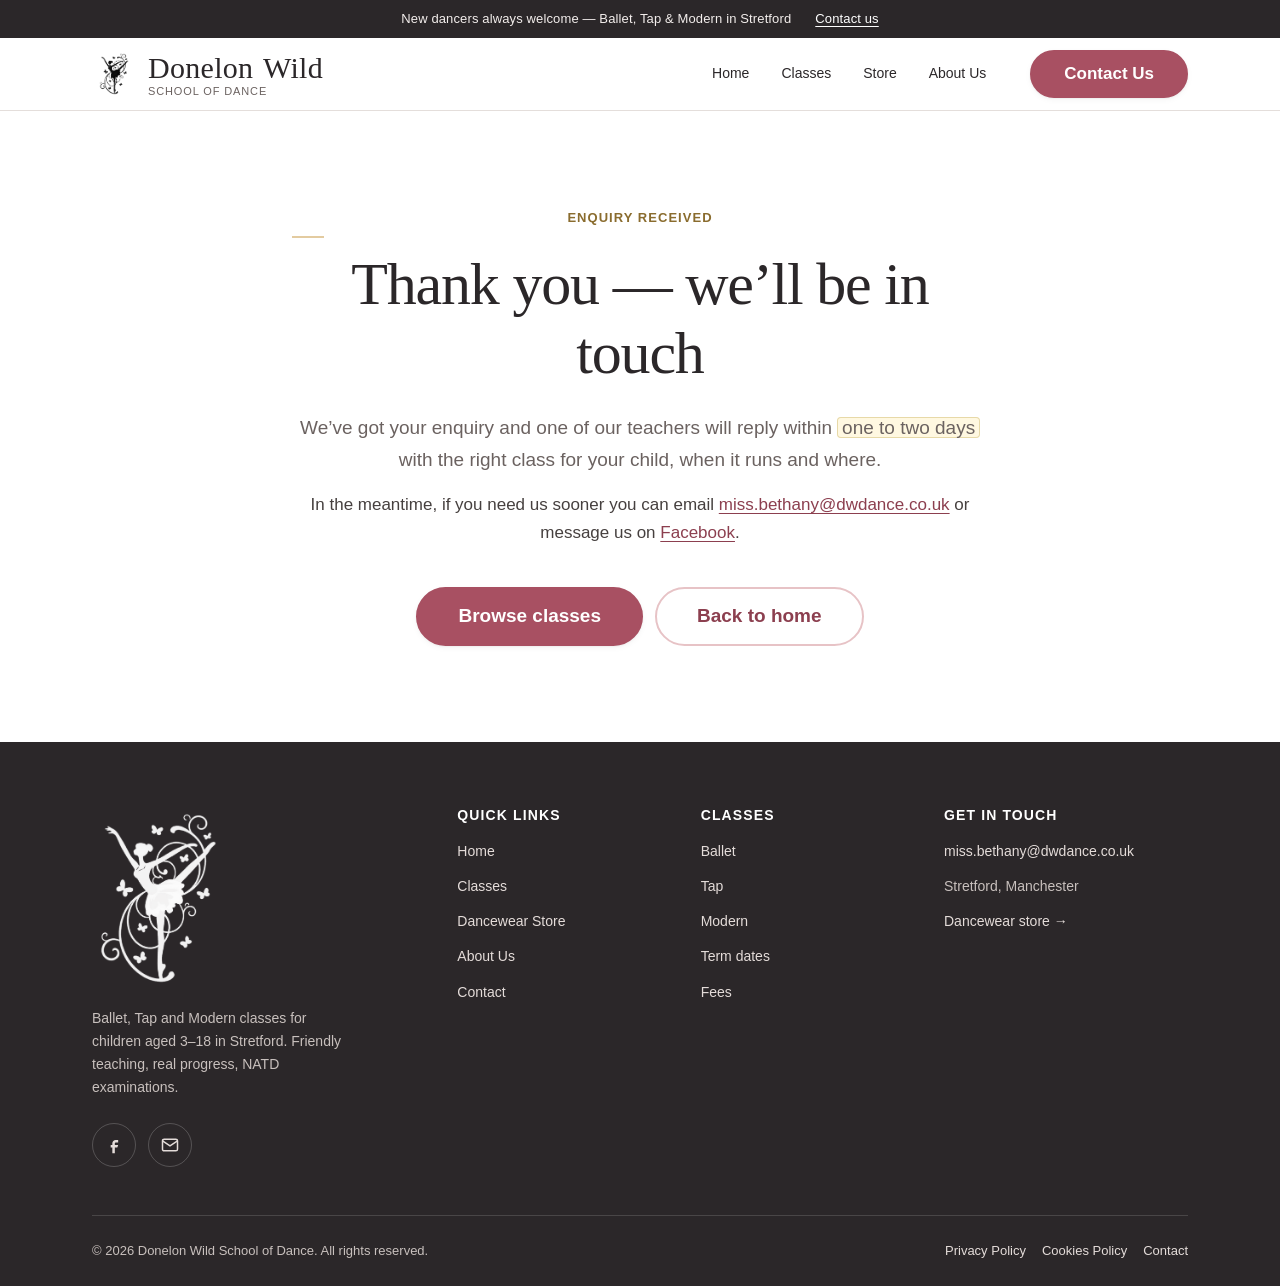
<file: thank-you.html>
<!DOCTYPE html>
<html lang="en-GB">
<head>
<meta charset="utf-8">
<meta name="viewport" content="width=device-width, initial-scale=1">
<meta http-equiv="Content-Security-Policy" content="default-src 'self'; base-uri 'self'; object-src 'none'; form-action 'self'; script-src 'self' 'sha256-riitXBKGtl5y5ccA7GF6ccqJuwEVP5tm8j0ff/fbw9U='; style-src 'self' https://fonts.googleapis.com; font-src 'self' https://fonts.gstatic.com; img-src 'self' data:; connect-src 'self'; manifest-src 'self'">
<title>Thank You &ndash; We&rsquo;ve Received Your Enquiry | DW Dance</title>
<meta name="description" content="Thank you for contacting Donelon Wild School of Dance. We will be in touch shortly with the right class for your child.">
<meta name="keywords" content="dance class enquiry confirmation">
<link rel="canonical" href="https://www.dwdance.co.uk/thank-you.html">
<meta name="theme-color" content="#C1707E">
<meta name="robots" content="noindex, follow">

<meta property="og:type" content="website">
<meta property="og:site_name" content="Donelon Wild School of Dance">
<meta property="og:locale" content="en_GB">
<meta property="og:title" content="Thank You &ndash; We&rsquo;ve Received Your Enquiry | DW Dance">
<meta property="og:description" content="Thank you for contacting Donelon Wild School of Dance. We will be in touch shortly with the right class for your child.">
<meta property="og:url" content="https://www.dwdance.co.uk/thank-you.html">
<meta property="og:image" content="https://www.dwdance.co.uk/assets/img/og-image.jpg">
<meta name="twitter:card" content="summary_large_image">

<link rel="icon" href="assets/img/logo.png" type="image/png">
<link rel="apple-touch-icon" href="assets/img/apple-touch-icon.png">
<link rel="manifest" href="site.webmanifest">
<link rel="alternate" type="text/markdown" href="/llms.txt" title="Plain-text summary for AI assistants">

<link rel="preconnect" href="https://fonts.googleapis.com">
<link rel="preconnect" href="https://fonts.gstatic.com" crossorigin>
<link rel="stylesheet" href="https://fonts.googleapis.com/css2?family=Cormorant+Garamond:wght@600;700&family=Great+Vibes&family=Inter:wght@400;500;600;700&family=Playfair+Display:wght@500;600&display=swap">
<link rel="stylesheet" href="assets/css/styles.css">
<script>document.documentElement.className += " js";</script>
</head>
<body>
<a class="skip-link" href="#main">Skip to main content</a>

<div class="topbar">
  <div class="wrap topbar__inner">
    <span>New dancers always welcome — Ballet, Tap &amp; Modern in Stretford</span>
    <a href="contact.html#enquiry">Contact us</a>
  </div>
</div>

<header class="site-header">
  <div class="wrap site-header__inner">
    <a class="brand" href="index.html">
      <img class="brand__mark" src="assets/img/logo.png" width="44" height="44" alt="" aria-hidden="true">
      <span class="brand__text">
        <span class="brand__name">Donelon Wild</span>
        <span class="brand__tag">School of Dance</span>
      </span>
    </a>

    <button class="nav-toggle" type="button" aria-expanded="false" aria-controls="site-nav">
      <span class="nav-toggle__bars" aria-hidden="true"><span></span></span>
      <span class="nav-toggle__label">Menu</span>
    </button>

    <nav class="site-nav" id="site-nav" aria-label="Main">
      <div class="site-nav__inner">
        <ul class="site-nav__list">
          <li><a class="site-nav__link" href="index.html" data-nav="home">Home</a></li>
          <li><a class="site-nav__link" href="classes.html" data-nav="classes">Classes</a></li>
          <li><a class="site-nav__link" href="store.html" data-nav="store">Store</a></li>
          <li><a class="site-nav__link" href="about.html" data-nav="about">About Us</a></li>
        </ul>
        <div class="site-nav__cta">
          <a class="btn btn--primary" href="contact.html#enquiry">Contact Us</a>
        </div>
      </div>
    </nav>
  </div>
</header>
<main id="main">
  <section class="section centre-panel">
    <div class="wrap wrap--narrow text-center">
      <p class="eyebrow is-block">Enquiry received</p>
      <h1>Thank you &mdash; we&rsquo;ll be in touch</h1>
      <p class="lead mt-5">We&rsquo;ve got your enquiry and one of our teachers will reply within <span class="editable">one to two days</span> with the right class for your child, when it runs and where.</p>
      <p class="mt-4">In the meantime, if you need us sooner you can email <a href="mailto:miss.bethany@dwdance.co.uk">miss.bethany@dwdance.co.uk</a> or message us on <a href="https://www.facebook.com/DonelonWildSchoolofDance" target="_blank" rel="noopener">Facebook</a>.</p>
      <div class="btn-row btn-row--center mt-7">
        <a class="btn btn--primary btn--lg" href="classes.html">Browse classes</a>
        <a class="btn btn--secondary btn--lg" href="index.html">Back to home</a>
      </div>
    </div>
  </section>
</main>
<footer class="site-footer">
  <div class="wrap">
    <h2 class="visually-hidden">Site footer</h2>
    <div class="footer-grid">

      <div class="footer-col footer-brand">
        <img class="footer-brand__logo" src="assets/img/logo.png" width="132" height="185" alt="Donelon Wild School of Dance" loading="lazy" decoding="async">
        <p>Ballet, Tap and Modern classes for children aged 3&ndash;18 in Stretford. Friendly teaching, real progress, NATD examinations.</p>
        <ul class="social-row">
          <li><a href="https://www.facebook.com/DonelonWildSchoolofDance" aria-label="DW Dance on Facebook" target="_blank" rel="noopener">
            <svg viewBox="0 0 24 24" fill="currentColor" aria-hidden="true"><path d="M14 9h3V6h-3c-2.2 0-4 1.8-4 4v2H8v3h2v7h3v-7h3l1-3h-4v-2c0-.6.4-1 1-1Z"/></svg>
          </a></li>
          <li><a href="mailto:miss.bethany@dwdance.co.uk" aria-label="Email DW Dance">
            <svg viewBox="0 0 24 24" fill="none" stroke="currentColor" stroke-width="1.8" aria-hidden="true"><rect x="3" y="5" width="18" height="14" rx="2"/><path d="m3 7 9 6 9-6"/></svg>
          </a></li>
        </ul>
      </div>

      <div class="footer-col">
        <h3>Quick links</h3>
        <ul>
          <li><a href="index.html">Home</a></li>
          <li><a href="classes.html">Classes</a></li>
          <li><a href="store.html">Dancewear Store</a></li>
          <li><a href="about.html">About Us</a></li>
          <li><a href="contact.html">Contact</a></li>
        </ul>
      </div>

      <div class="footer-col">
        <h3>Classes</h3>
        <ul>
          <li><a href="classes.html#ballet">Ballet</a></li>
          <li><a href="classes.html#tap">Tap</a></li>
          <li><a href="classes.html#modern">Modern</a></li>
          <li><a href="classes.html#term-dates">Term dates</a></li>
          <li><a href="classes.html#pricing">Fees</a></li>
        </ul>
      </div>

      <div class="footer-col">
        <h3>Get in touch</h3>
        <ul>
          <li><a href="mailto:miss.bethany@dwdance.co.uk">miss.bethany@dwdance.co.uk</a></li>
          <li>Stretford, Manchester</li>
          <li><a href="https://ddw.mydancestore.co.uk/" target="_blank" rel="noopener">Dancewear store &rarr;</a></li>
        </ul>
      </div>
    </div>

    <div class="footer-bottom">
      <p>&copy; <span data-year>2026</span> Donelon Wild School of Dance. All rights reserved.</p>
      <ul>
        <li><a href="privacy.html">Privacy Policy</a></li>
        <li><a href="cookies.html">Cookies Policy</a></li>
        <li><a href="contact.html">Contact</a></li>
      </ul>
    </div>
  </div>
</footer>

<script src="assets/js/main.js" defer></script>
</body>
</html>
</file>
<file: assets/css/styles.css>
/* ==========================================================================
   Donelon Wild School of Dance — Design System & Stylesheet
   Single stylesheet, no build step. Safe for One.com static hosting.
   Sections: 1 Tokens · 2 Reset · 3 Base · 4 Layout · 5 Components
             6 Page blocks · 7 Utilities · 8 Motion & print
   ========================================================================== */

/* --------------------------------------------------------------------------
   1. DESIGN TOKENS
   -------------------------------------------------------------------------- */
:root {
  /* Brand palette -------------------------------------------------------- */
  --c-blush-50:  #FDF8F7;   /* page tint            */
  --c-blush-100: #F9EDEC;   /* section band         */
  --c-blush-200: #F2DCDC;   /* card tint, borders   */
  --c-blush-300: #E7C3C6;   /* decorative           */
  --c-rose-500:  #C1707E;   /* brand pink           */
  --c-rose-600:  #A85062;   /* primary action (AA on white, 5.4:1) */
  --c-rose-700:  #8C3F4F;   /* hover / links        */

  --c-gold-300:  #E3CBA0;   /* decorative rule      */
  --c-gold-500:  #C09A54;   /* accent              */
  --c-gold-700:  #8A6C2E;   /* accent text (AA)     */

  --c-ink-900:   #2B2729;   /* charcoal headings    */
  --c-ink-700:   #46403F;   /* body text            */
  --c-ink-500:   #6B6260;   /* warm grey, muted     */
  --c-ink-300:   #ABA3A0;   /* disabled, hairlines  */
  --c-ink-200:   #E4DEDB;   /* borders              */
  --c-ink-100:   #F4F1EF;   /* warm grey band       */
  --c-white:     #FFFFFF;

  --c-success-700: #2F6B4F;
  --c-success-50:  #E9F3ED;
  --c-error-700:   #A32B2B;
  --c-error-50:    #FBECEC;

  /* Semantic ------------------------------------------------------------- */
  --bg-page:      var(--c-white);
  --bg-tint:      var(--c-blush-50);
  --bg-band:      var(--c-blush-100);
  --bg-neutral:   var(--c-ink-100);
  --text:         var(--c-ink-700);
  --text-strong:  var(--c-ink-900);
  --text-muted:   var(--c-ink-500);
  --border:       var(--c-ink-200);
  --brand:        var(--c-rose-600);
  --brand-hover:  var(--c-rose-700);
  --accent:       var(--c-gold-500);

  /* Typography ----------------------------------------------------------- */
  --font-display: "Playfair Display", Georgia, "Times New Roman", serif;
  --font-brand: "Great Vibes", "Cormorant Garamond", "Playfair Display", Georgia, serif;
  --font-body: "Inter", -apple-system, BlinkMacSystemFont, "Segoe UI", Roboto,
               "Helvetica Neue", Arial, sans-serif;

  /* Fluid type scale — 1.200 mobile → 1.250 desktop (major third)          */
  --fs-xs:   0.8125rem;                                   /* 13px  */
  --fs-sm:   0.875rem;                                    /* 14px  */
  --fs-base: clamp(1rem, 0.97rem + 0.15vw, 1.0625rem);    /* 16–17 */
  --fs-md:   clamp(1.0625rem, 1rem + 0.3vw, 1.1875rem);   /* 17–19 */
  --fs-lg:   clamp(1.25rem, 1.15rem + 0.5vw, 1.5rem);     /* 20–24 */
  --fs-xl:   clamp(1.5rem, 1.3rem + 1vw, 2rem);           /* 24–32 */
  --fs-2xl:  clamp(1.875rem, 1.55rem + 1.6vw, 2.75rem);   /* 30–44 */
  --fs-3xl:  clamp(2.25rem, 1.7rem + 2.6vw, 3.75rem);     /* 36–60 */

  --lh-tight: 1.15;
  --lh-snug:  1.3;
  --lh-body:  1.65;

  --ls-tight: -0.02em;
  --ls-wide:  0.08em;

  /* Spacing — 4px base, t-shirt scale ------------------------------------ */
  --s-1: 0.25rem;  --s-2: 0.5rem;   --s-3: 0.75rem;  --s-4: 1rem;
  --s-5: 1.5rem;   --s-6: 2rem;     --s-7: 2.5rem;   --s-8: 3rem;
  --s-9: 4rem;     --s-10: 5rem;    --s-11: 6rem;

  --section-y: clamp(3rem, 2rem + 5vw, 6rem);

  /* Radii, shadow, layout ------------------------------------------------ */
  --r-sm: 6px;  --r-md: 12px;  --r-lg: 20px;  --r-pill: 999px;

  --shadow-sm: 0 1px 2px rgba(43, 39, 41, 0.06),
               0 2px 6px rgba(43, 39, 41, 0.04);
  --shadow-md: 0 4px 10px rgba(43, 39, 41, 0.06),
               0 12px 28px rgba(43, 39, 41, 0.08);
  --shadow-lg: 0 10px 20px rgba(43, 39, 41, 0.07),
               0 24px 56px rgba(43, 39, 41, 0.10);

  --wrap: 1160px;
  --wrap-narrow: 760px;
  --header-h: 72px;

  --ease: cubic-bezier(0.4, 0, 0.2, 1);
  --dur: 200ms;
}

/* --------------------------------------------------------------------------
   2. RESET
   -------------------------------------------------------------------------- */
*, *::before, *::after { box-sizing: border-box; }

html {
  -webkit-text-size-adjust: 100%;
  scroll-behavior: smooth;
  scroll-padding-top: calc(var(--header-h) + 1rem);
}

body {
  margin: 0;
  background: var(--bg-page);
  color: var(--text);
  font-family: var(--font-body);
  font-size: var(--fs-base);
  line-height: var(--lh-body);
  -webkit-font-smoothing: antialiased;
  text-rendering: optimizeLegibility;
  overflow-wrap: break-word;
}

img, svg, video { display: block; max-width: 100%; height: auto; }
img { background-color: var(--c-blush-100); }

button, input, select, textarea { font: inherit; color: inherit; }

ul, ol { margin: 0; padding: 0; }
li { list-style: none; }

h1, h2, h3, h4, p, figure, blockquote, dl, dd { margin: 0; }

/* --------------------------------------------------------------------------
   3. BASE TYPOGRAPHY
   -------------------------------------------------------------------------- */
h1, h2, h3, h4 {
  font-family: var(--font-display);
  font-weight: 500;
  color: var(--text-strong);
  line-height: var(--lh-tight);
  letter-spacing: var(--ls-tight);
}

h1 { font-size: var(--fs-3xl); }
h2 { font-size: var(--fs-2xl); }
h3 { font-size: var(--fs-lg); line-height: var(--lh-snug); }
h4 { font-size: var(--fs-md); line-height: var(--lh-snug); font-family: var(--font-body); font-weight: 600; }

p + p { margin-top: var(--s-4); }

a { color: var(--brand-hover); text-decoration-thickness: 1px; text-underline-offset: 0.18em; }
a:hover { color: var(--c-rose-500); }

strong, b { font-weight: 600; color: var(--text-strong); }

::selection { background: var(--c-blush-200); color: var(--text-strong); }

:focus-visible {
  outline: 3px solid var(--c-rose-600);
  outline-offset: 3px;
  border-radius: 3px;
}

/* Skip link ------------------------------------------------------------- */
.skip-link {
  position: absolute;
  left: var(--s-4);
  top: -100px;
  z-index: 200;
  padding: var(--s-3) var(--s-5);
  background: var(--c-ink-900);
  color: var(--c-white);
  border-radius: var(--r-sm);
  font-weight: 600;
  text-decoration: none;
  transition: top var(--dur) var(--ease);
}
.skip-link:focus { top: var(--s-3); color: var(--c-white); }

.visually-hidden {
  position: absolute !important;
  width: 1px; height: 1px;
  margin: -1px; padding: 0;
  overflow: hidden;
  clip: rect(0 0 0 0);
  clip-path: inset(50%);
  white-space: nowrap; border: 0;
}

/* --------------------------------------------------------------------------
   4. LAYOUT
   -------------------------------------------------------------------------- */
.wrap {
  width: 100%;
  max-width: var(--wrap);
  margin-inline: auto;
  padding-inline: var(--s-5);
}
@media (min-width: 48em) { .wrap { padding-inline: var(--s-6); } }

.wrap--narrow { max-width: var(--wrap-narrow); }

.section { padding-block: var(--section-y); }
.section--tint    { background: var(--bg-tint); }
.section--band    { background: var(--bg-band); }
.section--neutral { background: var(--bg-neutral); }
.section--tight   { padding-block: clamp(2rem, 1.5rem + 3vw, 3.5rem); }

.section-head { max-width: 62ch; margin-bottom: var(--s-7); }
.section-head--center { margin-inline: auto; text-align: center; }
.section-head p { margin-top: var(--s-4); font-size: var(--fs-md); color: var(--text-muted); }

.eyebrow {
  display: inline-block;
  margin-bottom: var(--s-3);
  font-size: var(--fs-xs);
  font-weight: 600;
  letter-spacing: var(--ls-wide);
  text-transform: uppercase;
  color: var(--c-gold-700);
}
.eyebrow::after {
  content: "";
  display: block;
  width: 32px; height: 2px;
  margin-top: var(--s-2);
  background: var(--c-gold-300);
}
.section-head--center .eyebrow::after { margin-inline: auto; }

/* Grid helpers ----------------------------------------------------------- */
/* min-width:0 stops a wide child (a min-width table, a long unbroken string)
   forcing the whole track wider than the viewport — grid and flex children
   default to min-width:auto, which does not shrink below min-content. */
.grid { display: grid; gap: var(--s-5); }
.grid > * { min-width: 0; }
@media (min-width: 40em) {
  .grid--2 { grid-template-columns: repeat(2, 1fr); }
  .grid--3 { grid-template-columns: repeat(2, 1fr); }
  .grid--4 { grid-template-columns: repeat(2, 1fr); }
}
@media (min-width: 64em) {
  .grid { gap: var(--s-6); }
  .grid--3 { grid-template-columns: repeat(3, 1fr); }
  .grid--4 { grid-template-columns: repeat(4, 1fr); }
}

.split { display: grid; gap: var(--s-6); align-items: center; }
.split > * { min-width: 0; }
@media (min-width: 62em) {
  .split { grid-template-columns: 1fr 1fr; gap: var(--s-9); }
  .split--media-right > .split__media { order: 2; }
  .split--wide-text { grid-template-columns: 1.15fr 0.85fr; }
}

.stack > * + * { margin-top: var(--s-4); }
.stack-lg > * + * { margin-top: var(--s-6); }

/* --------------------------------------------------------------------------
   5. COMPONENTS
   -------------------------------------------------------------------------- */

/* 5.1 Buttons ------------------------------------------------------------ */
.btn {
  display: inline-flex;
  align-items: center;
  justify-content: center;
  gap: var(--s-2);
  min-height: 48px;                 /* WCAG 2.5.8 target size */
  padding: var(--s-3) var(--s-6);
  border: 2px solid transparent;
  border-radius: var(--r-pill);
  font-size: var(--fs-base);
  font-weight: 600;
  line-height: 1.2;
  text-align: center;
  text-decoration: none;
  cursor: pointer;
  transition: background-color var(--dur) var(--ease),
              border-color var(--dur) var(--ease),
              color var(--dur) var(--ease),
              transform var(--dur) var(--ease),
              box-shadow var(--dur) var(--ease);
}

.btn--primary {
  background: var(--brand);
  border-color: var(--brand);
  color: var(--c-white);
  box-shadow: var(--shadow-sm);
}
.btn--primary:hover {
  background: var(--brand-hover);
  border-color: var(--brand-hover);
  color: var(--c-white);
  transform: translateY(-1px);
  box-shadow: var(--shadow-md);
}

.btn--secondary {
  background: var(--c-white);
  border-color: var(--c-blush-300);
  color: var(--c-rose-700);
}
.btn--secondary:hover {
  background: var(--c-blush-50);
  border-color: var(--brand);
  color: var(--brand-hover);
}

.btn--ghost { background: transparent; border-color: transparent; color: var(--brand-hover); padding-inline: var(--s-3); }
.btn--ghost:hover { background: var(--c-blush-100); }

.btn--gold { background: var(--c-gold-700); border-color: var(--c-gold-700); color: var(--c-white); }
.btn--gold:hover { background: #74591F; border-color: #74591F; color: var(--c-white); transform: translateY(-1px); }

.btn--lg { min-height: 56px; padding: var(--s-4) var(--s-7); font-size: var(--fs-md); }
.btn--block { width: 100%; }

.btn-row { display: flex; flex-wrap: wrap; gap: var(--s-3); }
.btn-row--center { justify-content: center; }

/* 5.2 Header & navigation ------------------------------------------------ */
.site-header {
  position: sticky;
  top: 0;
  z-index: 100;
  background: rgba(255, 255, 255, 0.94);
  backdrop-filter: saturate(140%) blur(10px);
  border-bottom: 1px solid var(--border);
  transition: box-shadow var(--dur) var(--ease);
}
.site-header[data-scrolled="true"] { box-shadow: var(--shadow-sm); }

.site-header__inner {
  display: flex;
  align-items: center;
  justify-content: space-between;
  gap: var(--s-4);
  min-height: var(--header-h);
}

.brand { display: inline-flex; align-items: center; gap: var(--s-3); text-decoration: none; }
.brand__mark {
  /* Real logo art: black silhouette on a transparent ground, so it reads
     directly on the light header — no background card needed. Override the
     global `img` placeholder tint (meant for opaque photos), which would
     otherwise show through the logo's transparent areas as a pink box. */
  width: 44px; height: 44px; flex: none;
  object-fit: contain;
  background-color: transparent;
}
.brand__text { display: flex; flex-direction: column; line-height: 1.1; justify-content: center; }
/* Script wordmark: small x-height, so it is set larger than the body serif was,
   with a little extra word-space to stop the "n" swash running into the "W". */
.brand__name {
  font-family: var(--font-brand);
  font-size: 1.875rem;
  font-weight: 400;
  line-height: 1.15;
  color: var(--text-strong);
  letter-spacing: 0.01em;
  word-spacing: 0.08em;
}
.brand__tag {
  font-size: 0.6875rem;
  letter-spacing: var(--ls-wide);
  text-transform: uppercase;
  color: var(--text-muted);
}

.nav-toggle {
  display: inline-flex;
  align-items: center;
  gap: var(--s-2);
  min-height: 44px;
  padding: var(--s-2) var(--s-3);
  background: transparent;
  border: 1px solid var(--border);
  border-radius: var(--r-sm);
  font-size: var(--fs-sm);
  font-weight: 600;
  color: var(--text-strong);
  cursor: pointer;
}
.nav-toggle__bars { position: relative; width: 18px; height: 12px; }
.nav-toggle__bars span,
.nav-toggle__bars::before,
.nav-toggle__bars::after {
  content: "";
  position: absolute;
  left: 0;
  width: 100%; height: 2px;
  background: var(--text-strong);
  border-radius: 2px;
  transition: transform var(--dur) var(--ease), opacity var(--dur) var(--ease);
}
.nav-toggle__bars::before { top: 0; }
.nav-toggle__bars span { top: 5px; }
.nav-toggle__bars::after { bottom: 0; }
.nav-toggle[aria-expanded="true"] .nav-toggle__bars::before { transform: translateY(5px) rotate(45deg); }
.nav-toggle[aria-expanded="true"] .nav-toggle__bars span { opacity: 0; }
.nav-toggle[aria-expanded="true"] .nav-toggle__bars::after { transform: translateY(-5px) rotate(-45deg); }

.site-nav {
  display: none;
  position: absolute;
  left: 0; right: 0;
  top: 100%;
  padding: var(--s-4) var(--s-5) var(--s-6);
  background: var(--c-white);
  border-bottom: 1px solid var(--border);
  box-shadow: var(--shadow-md);
}
.site-nav[data-open="true"] { display: block; }

.site-nav__list { display: flex; flex-direction: column; gap: var(--s-1); }
.site-nav__link {
  display: block;
  padding: var(--s-3) var(--s-2);
  border-radius: var(--r-sm);
  font-weight: 500;
  color: var(--text-strong);
  text-decoration: none;
}
.site-nav__link:hover { background: var(--c-blush-50); color: var(--brand-hover); }
.site-nav__link[aria-current="page"] { color: var(--brand-hover); font-weight: 600; }
.site-nav__cta { margin-top: var(--s-4); }

@media (min-width: 62em) {
  .nav-toggle { display: none; }
  .site-nav {
    display: block;
    position: static;
    padding: 0;
    background: none;
    border: 0;
    box-shadow: none;
  }
  .site-nav__inner { display: flex; align-items: center; gap: var(--s-6); }
  .site-nav__list { flex-direction: row; align-items: center; gap: var(--s-2); }
  .site-nav__link { padding: var(--s-2) var(--s-3); font-size: var(--fs-sm); }
  .site-nav__link[aria-current="page"] { background: var(--c-blush-100); }
  .site-nav__cta { margin-top: 0; }
}

/* 5.3 Announcement bar --------------------------------------------------- */
.topbar {
  background: var(--c-ink-900);
  color: #F3EEEC;
  font-size: var(--fs-xs);
  letter-spacing: 0.01em;
}
.topbar__inner {
  display: flex; flex-wrap: wrap;
  align-items: center; justify-content: center;
  gap: var(--s-2) var(--s-5);
  min-height: 38px;
  padding-block: var(--s-2);
  text-align: center;
}
.topbar a { color: #FFF; text-decoration: underline; text-underline-offset: 0.2em; }
.topbar a:hover { color: var(--c-blush-200); }

/* 5.4 Cards -------------------------------------------------------------- */
.card {
  display: flex;
  flex-direction: column;
  height: 100%;
  min-width: 0;
  padding: var(--s-6);
  background: var(--c-white);
  border: 1px solid var(--border);
  border-radius: var(--r-md);
  box-shadow: var(--shadow-sm);
  transition: transform var(--dur) var(--ease), box-shadow var(--dur) var(--ease), border-color var(--dur) var(--ease);
}
.card--link:hover { transform: translateY(-3px); box-shadow: var(--shadow-md); border-color: var(--c-blush-300); }
.card__icon {
  width: 48px; height: 48px;
  display: grid; place-items: center;
  margin-bottom: var(--s-4);
  background: var(--c-blush-100);
  border-radius: var(--r-pill);
  color: var(--c-rose-700);
}
.card__icon svg { width: 24px; height: 24px; }
.card__title { margin-bottom: var(--s-3); }
.card__body { color: var(--text-muted); flex: 1 1 auto; }
.card__foot { margin-top: var(--s-5); }

.card--media { padding: 0; overflow: hidden; }
.card--media img { width: 100%; aspect-ratio: 4 / 3; object-fit: cover; }
.card--media .card__inner { padding: var(--s-6); display: flex; flex-direction: column; flex: 1; }

.card--feature { background: var(--c-blush-50); border-color: var(--c-blush-200); }

/* A pill used on its own inside a card is a flex child, so stop it stretching
   to the full width of the card. */
.card > .pill, .card__inner > .pill { align-self: flex-start; }

/* 5.5 Pills / meta ------------------------------------------------------- */
.pill {
  display: inline-flex;
  align-items: center;
  gap: var(--s-2);
  padding: 0.3rem 0.75rem;
  background: var(--c-blush-100);
  border-radius: var(--r-pill);
  font-size: var(--fs-xs);
  font-weight: 600;
  color: var(--c-rose-700);
}
.pill--gold { background: #F7EFDF; color: var(--c-gold-700); }
.pill--neutral { background: var(--c-ink-100); color: var(--text-muted); }
.pill-row { display: flex; flex-wrap: wrap; gap: var(--s-2); }

.meta-list { display: grid; gap: var(--s-3); margin-top: var(--s-4); }
.meta-list div { display: flex; gap: var(--s-3); font-size: var(--fs-sm); }
.meta-list dt { flex: 0 0 6.5rem; font-weight: 600; color: var(--text-strong); }
.meta-list dd { margin: 0; color: var(--text-muted); }

/* 5.6 Hero --------------------------------------------------------------- */
.hero {
  position: relative;
  background: linear-gradient(170deg, var(--c-blush-50) 0%, var(--c-white) 60%);
  overflow: hidden;
}
.hero::before {
  content: "";
  position: absolute;
  inset: auto -10% -35% 55%;
  height: 70%;
  background: radial-gradient(closest-side, var(--c-blush-100), transparent);
  pointer-events: none;
}
.hero__inner {
  position: relative;
  display: grid;
  gap: var(--s-7);
  padding-block: clamp(2.5rem, 2rem + 4vw, 5rem);
}
@media (min-width: 62em) {
  .hero__inner { grid-template-columns: 1.05fr 0.95fr; align-items: center; gap: var(--s-9); }
}
.hero__title { margin-bottom: var(--s-5); }
.hero__title em { font-style: normal; color: var(--c-rose-600); }
.hero__lede { font-size: var(--fs-md); color: var(--text-muted); max-width: 46ch; }

.hero__media { position: relative; }
.hero__media img {
  width: 100%;
  aspect-ratio: 4 / 3;
  object-fit: cover;
  object-position: center 35%;   /* keeps faces in frame on tighter crops */
  border-radius: var(--r-lg);
  box-shadow: var(--shadow-lg);
}

.hero__badge {
  position: absolute;
  left: calc(-1 * var(--s-4));
  bottom: var(--s-6);
  display: flex; align-items: center; gap: var(--s-3);
  max-width: 15rem;
  padding: var(--s-4) var(--s-5);
  background: var(--c-white);
  border-radius: var(--r-md);
  box-shadow: var(--shadow-md);
}
.hero__badge strong { display: block; font-family: var(--font-display); font-size: 1.5rem; line-height: 1; }
.hero__badge span { font-size: var(--fs-xs); color: var(--text-muted); }
@media (max-width: 47.99em) { .hero__badge { left: var(--s-4); right: var(--s-4); max-width: none; } }

/* Uncropped portrait/poster artwork in a split column ---------------------- */
.img-portrait {
  width: 100%;
  max-width: 30rem;
  margin-inline: auto;
  border-radius: var(--r-md);
  box-shadow: var(--shadow-md);
}

/* Page hero (interior pages) --------------------------------------------- */
.page-hero {
  padding-block: clamp(2.5rem, 2rem + 3vw, 4.5rem);
  background: linear-gradient(170deg, var(--c-blush-100), var(--c-blush-50));
  border-bottom: 1px solid var(--c-blush-200);
}
.page-hero__inner { max-width: 44rem; }
.page-hero p { margin-top: var(--s-4); font-size: var(--fs-md); color: var(--text-muted); }
.page-hero .btn-row { margin-top: var(--s-6); }

.breadcrumb { margin-bottom: var(--s-4); font-size: var(--fs-sm); color: var(--text-muted); }
.breadcrumb ol { display: flex; flex-wrap: wrap; gap: var(--s-2); }
.breadcrumb li + li::before { content: "/"; margin-right: var(--s-2); color: var(--c-ink-300); }
.breadcrumb a { color: var(--text-muted); }

/* 5.7 Feature list ------------------------------------------------------- */
.tick-list { display: grid; gap: var(--s-3); }
.tick-list li { display: flex; gap: var(--s-3); align-items: flex-start; }
.tick-list svg { width: 20px; height: 20px; margin-top: 0.28em; color: var(--c-rose-600); flex: none; }

/* 5.8 Steps -------------------------------------------------------------- */
.steps { counter-reset: step; display: grid; gap: var(--s-5); }
@media (min-width: 48em) { .steps { grid-template-columns: repeat(3, 1fr); gap: var(--s-6); } }
.step { position: relative; padding-top: var(--s-6); border-top: 2px solid var(--c-blush-200); }
.step::before {
  counter-increment: step;
  content: counter(step);
  position: absolute; top: calc(-1 * var(--s-5));
  display: grid; place-items: center;
  width: 40px; height: 40px;
  background: var(--c-white);
  border: 2px solid var(--c-blush-200);
  border-radius: var(--r-pill);
  font-family: var(--font-display);
  font-size: 1.125rem;
  color: var(--c-rose-600);
}
.step h3 { margin-bottom: var(--s-2); }
.step p { color: var(--text-muted); font-size: var(--fs-sm); }

/* 5.9 Testimonials ------------------------------------------------------- */
.quote {
  display: flex; flex-direction: column; height: 100%;
  padding: var(--s-6);
  background: var(--c-white);
  border: 1px solid var(--c-blush-200);
  border-radius: var(--r-md);
}
.quote__stars { display: flex; gap: 2px; margin-bottom: var(--s-4); color: var(--c-gold-500); }
.quote__stars svg { width: 18px; height: 18px; }
.quote blockquote {
  flex: 1;
  margin: 0;
  font-family: var(--font-display);
  font-size: var(--fs-lg);
  line-height: 1.45;
  color: var(--text-strong);
}
.quote figcaption { margin-top: var(--s-5); font-size: var(--fs-sm); color: var(--text-muted); }
.quote figcaption strong { display: block; color: var(--text-strong); }

/* 5.10 Accordion / FAQ --------------------------------------------------- */
.accordion { border-top: 1px solid var(--border); }
.accordion__item { border-bottom: 1px solid var(--border); }
.accordion__btn {
  display: flex;
  align-items: flex-start;
  justify-content: space-between;
  gap: var(--s-4);
  width: 100%;
  padding: var(--s-5) 0;
  background: none;
  border: 0;
  font-family: var(--font-body);
  font-size: var(--fs-md);
  font-weight: 600;
  color: var(--text-strong);
  text-align: left;
  cursor: pointer;
}
.accordion__btn:hover { color: var(--brand-hover); }
.accordion__icon {
  position: relative;
  flex: none;
  width: 22px; height: 22px;
  margin-top: 0.2em;
  border-radius: var(--r-pill);
  background: var(--c-blush-100);
}
.accordion__icon::before,
.accordion__icon::after {
  content: "";
  position: absolute; top: 50%; left: 50%;
  width: 10px; height: 2px;
  background: var(--c-rose-700);
  transform: translate(-50%, -50%);
  transition: transform var(--dur) var(--ease), opacity var(--dur) var(--ease);
}
.accordion__icon::after { transform: translate(-50%, -50%) rotate(90deg); }
.accordion__btn[aria-expanded="true"] .accordion__icon::after { opacity: 0; transform: translate(-50%, -50%) rotate(0); }
.accordion__panel { padding: 0 0 var(--s-5); max-width: 68ch; color: var(--text-muted); }

/* Accordions collapse only when JS can reopen them. Without JS — which is how
   most AI and search crawlers read the page — every answer stays visible and
   in the extractable text. The .js class is set inline before first paint, so
   there is no flash of expanded content for real visitors. */
.js .accordion__panel { display: none; }
.js .accordion__panel.is-open { display: block; }

/* 5.11 Pricing ----------------------------------------------------------- */
.price-grid { display: grid; gap: var(--s-5); }
@media (min-width: 48em) { .price-grid { grid-template-columns: repeat(2, 1fr); } }
@media (min-width: 64em) { .price-grid { grid-template-columns: repeat(4, 1fr); } }

.price-card {
  display: flex; flex-direction: column; height: 100%;
  padding: var(--s-6);
  background: var(--c-white);
  border: 1px solid var(--border);
  border-radius: var(--r-md);
  text-align: center;
}
.price-card--highlight {
  border-color: var(--c-rose-500);
  border-width: 2px;
  box-shadow: var(--shadow-md);
}
.price-card__label { font-weight: 600; color: var(--text-strong); }
.price-card__amount {
  margin: var(--s-4) 0 var(--s-1);
  font-family: var(--font-display);
  font-size: var(--fs-2xl);
  color: var(--c-rose-600);
}
.price-card__unit { font-size: var(--fs-sm); color: var(--text-muted); }
.price-card__note { margin-top: var(--s-4); font-size: var(--fs-sm); color: var(--text-muted); flex: 1; }

/* Editable placeholder marker for the site owner -------------------------- */
.editable {
  background: #FFF8E1;
  box-shadow: 0 0 0 1px #E7D9A8 inset;
  border-radius: 4px;
  padding: 0 0.25em;
}

/* 5.12 Timetable table --------------------------------------------------- */
.table-scroll { max-width: 100%; min-width: 0; overflow-x: auto; -webkit-overflow-scrolling: touch; border: 1px solid var(--border); border-radius: var(--r-md); }
table.data { width: 100%; min-width: 34rem; border-collapse: collapse; font-size: var(--fs-sm); background: var(--c-white); }

/* Narrow tables (2-3 short columns, often inside a half-width card) do not
   need the wide minimum, which would force needless horizontal scrolling. */
table.data--compact { min-width: 0; }
table.data--compact th, table.data--compact td { padding: var(--s-3); }

/* A two-column key/value table reads better stacked than squeezed. It sits in
   a half-width card from 40em up, so the box stays narrow (roughly 200-340px)
   all the way to 64em — stack across that whole range, not just on phones. */
@media (max-width: 63.99em) {
  table.data--stack, table.data--stack tbody, table.data--stack tr,
  table.data--stack th, table.data--stack td { display: block; width: auto; }
  table.data--stack tr { padding: var(--s-3) var(--s-1); border-bottom: 1px solid var(--border); }
  table.data--stack tr:last-child { border-bottom: 0; }
  table.data--stack th, table.data--stack td { padding: 0; border-bottom: 0; }
  table.data--stack td { margin-top: var(--s-1); color: var(--text-muted); }
}
table.data caption { padding: var(--s-4); text-align: left; color: var(--text-muted); font-size: var(--fs-sm); }
table.data th, table.data td { padding: var(--s-3) var(--s-4); text-align: left; border-bottom: 1px solid var(--border); }
table.data thead th { background: var(--c-blush-50); font-weight: 600; color: var(--text-strong); white-space: nowrap; }
table.data tbody tr:last-child td { border-bottom: 0; }

/* 5.13 Forms ------------------------------------------------------------- */
.form { display: grid; gap: var(--s-5); }
.form__row { display: grid; gap: var(--s-5); }
@media (min-width: 40em) { .form__row--2 { grid-template-columns: 1fr 1fr; } }

.field { display: grid; gap: var(--s-2); }
.field > label { font-size: var(--fs-sm); font-weight: 600; color: var(--text-strong); }
.field__hint { font-size: var(--fs-xs); color: var(--text-muted); }

.input, .select, .textarea {
  width: 100%;
  min-height: 48px;
  padding: var(--s-3) var(--s-4);
  background: var(--c-white);
  border: 1px solid var(--c-ink-300);
  border-radius: var(--r-sm);
  transition: border-color var(--dur) var(--ease), box-shadow var(--dur) var(--ease);
}
.textarea { min-height: 8rem; resize: vertical; }
.select { appearance: none; padding-right: var(--s-8);
  background-image: url("data:image/svg+xml,%3Csvg xmlns='http://www.w3.org/2000/svg' viewBox='0 0 20 20' fill='none' stroke='%236B6260' stroke-width='2'%3E%3Cpath d='m5 8 5 5 5-5'/%3E%3C/svg%3E");
  background-repeat: no-repeat; background-position: right var(--s-4) center; background-size: 18px; }
.input:focus, .select:focus, .textarea:focus {
  border-color: var(--brand);
  box-shadow: 0 0 0 3px rgba(193, 112, 126, 0.18);
  outline: none;
}
.input[aria-invalid="true"], .textarea[aria-invalid="true"], .select[aria-invalid="true"] { border-color: var(--c-error-700); }

.checkbox { display: flex; gap: var(--s-3); align-items: flex-start; font-size: var(--fs-sm); }
.checkbox input { width: 20px; height: 20px; margin-top: 0.15em; accent-color: var(--brand); flex: none; }

.field__error { font-size: var(--fs-xs); font-weight: 600; color: var(--c-error-700); }
.field__error:empty { display: none; }

.form-note { font-size: var(--fs-xs); color: var(--text-muted); }

.alert { padding: var(--s-4) var(--s-5); border-radius: var(--r-sm); font-size: var(--fs-sm); }
.alert--success { background: var(--c-success-50); color: var(--c-success-700); border: 1px solid #BFDCCB; }
.alert--error { background: var(--c-error-50); color: var(--c-error-700); border: 1px solid #EFC7C7; }
.alert--info { background: var(--c-blush-50); color: var(--c-rose-700); border: 1px solid var(--c-blush-200); }
[hidden] { display: none !important; }

/* 5.14 Contact strip ----------------------------------------------------- */
.contact-tiles { display: grid; gap: var(--s-4); }
@media (min-width: 48em) { .contact-tiles { grid-template-columns: repeat(3, 1fr); } }
@media (min-width: 48em) { .contact-tiles--2 { grid-template-columns: repeat(2, 1fr); max-width: 48rem; margin-inline: auto; } }
.contact-tile {
  display: flex; gap: var(--s-4); align-items: flex-start;
  padding: var(--s-5);
  background: var(--c-white);
  border: 1px solid var(--border);
  border-radius: var(--r-md);
  text-decoration: none;
  color: inherit;
}
.contact-tile:hover { border-color: var(--c-blush-300); box-shadow: var(--shadow-sm); color: inherit; }
.contact-tile svg { width: 22px; height: 22px; color: var(--c-rose-600); flex: none; margin-top: 0.15em; }
.contact-tile__label { display: block; font-size: var(--fs-xs); text-transform: uppercase; letter-spacing: var(--ls-wide); color: var(--text-muted); }
.contact-tile__value { display: block; font-size: var(--fs-sm); font-weight: 600; line-height: 1.35;
  color: var(--text-strong); overflow-wrap: anywhere; }

/* 5.15 CTA band ---------------------------------------------------------- */
.cta-band {
  background: linear-gradient(135deg, var(--c-blush-100), var(--c-blush-50) 60%, #F7EFDF);
  border-block: 1px solid var(--c-blush-200);
}
.cta-band__inner { text-align: center; max-width: 44rem; margin-inline: auto; }
.cta-band p { margin-top: var(--s-4); font-size: var(--fs-md); color: var(--text-muted); }
.cta-band .btn-row { margin-top: var(--s-6); justify-content: center; }

/* 5.16 Store banner ------------------------------------------------------ */
.store-banner {
  display: grid; gap: var(--s-6);
  align-items: center;
  padding: var(--s-7);
  background: var(--c-ink-900);
  border-radius: var(--r-lg);
  color: #EFE9E7;
}
@media (min-width: 62em) { .store-banner { grid-template-columns: 1.2fr 0.8fr; padding: var(--s-8); } }
.store-banner h2 { color: var(--c-white); }
.store-banner p { color: #CFC7C4; margin-top: var(--s-4); }
.store-banner .pill { background: rgba(255,255,255,0.12); color: #F3D9A8; }
.store-banner__actions { display: flex; flex-wrap: wrap; gap: var(--s-3); }
@media (min-width: 62em) { .store-banner__actions { justify-content: flex-end; } }

/* 5.17 Logo / accreditation strip ---------------------------------------- */
.badge-strip {
  display: flex; flex-wrap: wrap; align-items: center; justify-content: center;
  gap: var(--s-4) var(--s-7);
  padding: var(--s-5);
  background: var(--c-white);
  border: 1px solid var(--border);
  border-radius: var(--r-md);
}
.badge-strip__item { display: flex; align-items: center; gap: var(--s-3); font-size: var(--fs-sm); color: var(--text-muted); }
.badge-strip__item svg { width: 26px; height: 26px; color: var(--c-gold-700); }

/* 5.18 Footer ------------------------------------------------------------ */
.site-footer {
  padding-top: var(--s-9);
  background: var(--c-ink-900);
  color: #C8C0BD;
  font-size: var(--fs-sm);
}
.site-footer h2, .site-footer h3 { color: var(--c-white); }
.site-footer a { color: #E4DCD9; text-decoration: none; }
.site-footer a:hover { color: var(--c-white); text-decoration: underline; }

.footer-grid { display: grid; gap: var(--s-7); }
@media (min-width: 48em) { .footer-grid { grid-template-columns: 1.4fr 1fr 1fr; } }
@media (min-width: 64em) { .footer-grid { grid-template-columns: 1.6fr 1fr 1fr 1.2fr; } }

.footer-col h3 { font-family: var(--font-body); font-size: var(--fs-sm); font-weight: 600;
  letter-spacing: var(--ls-wide); text-transform: uppercase; margin-bottom: var(--s-4); }
.footer-col ul { display: grid; gap: var(--s-3); }

/* The logo art is black-on-transparent; invert it to white so it reads on
   the dark footer background instead of disappearing into it. Same override
   as .brand__mark: drop the global `img` placeholder tint so filter:invert
   doesn't turn it into a visible tinted box. */
.footer-brand__logo {
  width: 132px; height: auto; margin-bottom: var(--s-4);
  background-color: transparent;
  filter: invert(1);
}
.footer-brand__name { font-family: var(--font-brand); font-size: var(--fs-xl); font-weight: 400;
  line-height: 1.15; color: var(--c-white); }
.footer-brand p { margin-top: var(--s-4); max-width: 34ch; }

.footer-col .social-row { display: flex; flex-direction: row; flex-wrap: wrap;
  gap: var(--s-3); margin-top: var(--s-5); }
.social-row a {
  display: grid; place-items: center;
  width: 44px; height: 44px;
  border: 1px solid rgba(255,255,255,0.2);
  border-radius: var(--r-pill);
}
.social-row a:hover { background: rgba(255,255,255,0.1); border-color: rgba(255,255,255,0.4); }
.social-row svg { width: 20px; height: 20px; }

.footer-bottom {
  display: flex; flex-wrap: wrap; gap: var(--s-3) var(--s-5);
  align-items: center; justify-content: space-between;
  margin-top: var(--s-8);
  padding-block: var(--s-5);
  border-top: 1px solid rgba(255,255,255,0.14);
  font-size: var(--fs-xs);
}
.footer-bottom ul { display: flex; flex-wrap: wrap; gap: var(--s-4); }

/* 5.19 Cookie banner ----------------------------------------------------- */

/* 5.20 Anchor sub-nav ---------------------------------------------------- */
.subnav { border-bottom: 1px solid var(--border); background: var(--c-white); }
.subnav ul { display: flex; flex-wrap: wrap; gap: var(--s-2); padding-block: var(--s-3); }
.subnav a {
  display: inline-block; white-space: nowrap;
  padding: var(--s-2) var(--s-4);
  border-radius: var(--r-pill);
  background: var(--c-blush-50);
  font-size: var(--fs-sm); font-weight: 500;
  color: var(--text-strong); text-decoration: none;
}
.subnav a:hover { background: var(--c-blush-100); color: var(--brand-hover); }

/* 5.21 Dates — closures, exams, competitions ----------------------------- */

/* Calendar-style date tile, shared by every list. */
.date-tile {
  flex: none;
  display: grid; place-content: center; text-align: center;
  width: 3.75rem; height: 3.75rem;
  background: var(--c-white);
  border: 1px solid var(--c-blush-200);
  border-radius: var(--r-md);
  line-height: 1;
}
.date-tile__day { font-family: var(--font-display); font-size: 1.5rem; font-weight: 600; color: var(--text-strong); }
.date-tile__month { margin-top: 0.2rem; font-size: 0.6875rem; font-weight: 700; letter-spacing: var(--ls-wide);
  text-transform: uppercase; color: var(--c-rose-700); }
.date-tile--closed { background: var(--c-blush-50); }
.date-tile--comp { background: #FBF6EC; border-color: var(--c-gold-300); }
.date-tile--comp .date-tile__month { color: var(--c-gold-700); }
.date-tile--exam { background: var(--c-ink-100); border-color: var(--c-ink-200); }
.date-tile--exam .date-tile__month { color: var(--c-ink-900); }
.date-tile--return { background: var(--c-success-50); border-color: #BFDCCB; }
.date-tile--return .date-tile__month { color: var(--c-success-700); }

/* "Next up" banner */
.next-up {
  display: flex; gap: var(--s-5); align-items: center;
  padding: var(--s-5) var(--s-6);
  margin-bottom: var(--s-7);
  background: linear-gradient(135deg, var(--c-blush-100), var(--c-blush-50) 70%);
  border: 1px solid var(--c-blush-200);
  border-left: 4px solid var(--c-rose-600);
  border-radius: var(--r-md);
}
.next-up--open { background: var(--c-white); border-left-color: var(--c-success-700); }
.next-up--open .next-up__label { color: var(--c-success-700); }
.next-up .date-tile { width: 4.5rem; height: 4.5rem; border-color: var(--c-blush-300); }
.next-up .date-tile__day { font-size: 1.875rem; }
.next-up__label { font-size: var(--fs-xs); font-weight: 700; letter-spacing: var(--ls-wide); text-transform: uppercase; color: var(--c-rose-700); }
.next-up__title { margin-top: var(--s-1); font-family: var(--font-display); font-size: var(--fs-lg); color: var(--text-strong); line-height: var(--lh-snug); }
.next-up__text { margin-top: var(--s-1); font-size: var(--fs-sm); color: var(--text-muted); }

/* Holidays & Closures + Exams: the two main lists */
.dates-cols { display: grid; gap: var(--s-6); }
@media (min-width: 62em) { .dates-cols { grid-template-columns: 1fr 1fr; gap: var(--s-7); } }
.dates-col__head { display: flex; align-items: center; gap: var(--s-3); margin-bottom: var(--s-4);
  padding-bottom: var(--s-3); border-bottom: 2px solid var(--c-blush-200); }
.dates-col__head svg { width: 22px; height: 22px; color: var(--c-rose-600); flex: none; }
.dates-col--exam .dates-col__head { border-color: var(--c-ink-300); }
.dates-col--exam .dates-col__head svg { color: var(--c-ink-900); }
.dates-col__head h3 { font-size: var(--fs-lg); }

.date-list { display: grid; gap: var(--s-3); }
.date-item { display: flex; gap: var(--s-4); align-items: flex-start; padding: var(--s-4);
  background: var(--c-white); border: 1px solid var(--border); border-radius: var(--r-md); }
.date-item__title { font-weight: 600; color: var(--text-strong); line-height: var(--lh-snug); }
.date-item__when { margin-top: 0.15rem; font-size: var(--fs-sm); color: var(--text-muted); }
.date-item__meta { display: grid; gap: var(--s-1); margin-top: var(--s-3); font-size: var(--fs-sm); }
.date-item__meta div { display: flex; gap: var(--s-2); }
.date-item__meta dt { flex: 0 0 4rem; font-weight: 600; color: var(--text-strong); }
.date-item__meta dd { margin: 0; color: var(--text-muted); }
.date-item__note { margin-top: var(--s-3); padding: var(--s-2) var(--s-3); background: #FBF6EC;
  border-radius: var(--r-sm); font-size: var(--fs-sm); color: var(--c-gold-700); }
.date-item__note--closed { background: var(--c-blush-50); color: var(--c-rose-700); }
.date-item__note--exam { background: var(--c-ink-100); color: var(--c-ink-900); }

/* Competitions: a smaller band under the main lists */
.comp-band { margin-top: var(--s-7); padding: var(--s-5); background: #FBF6EC;
  border: 1px solid var(--c-gold-300); border-radius: var(--r-md); }
.comp-band__head { display: flex; align-items: center; gap: var(--s-2); margin-bottom: var(--s-4); }
.comp-band__head svg { width: 20px; height: 20px; color: var(--c-gold-700); flex: none; }
.comp-band__head h3 { font-size: var(--fs-md); }
.comp-list { display: grid; gap: var(--s-3); }
@media (min-width: 40em) { .comp-list { grid-template-columns: repeat(auto-fill, minmax(15rem, 1fr)); } }
.comp-item { display: flex; gap: var(--s-3); align-items: center; min-width: 0; padding: var(--s-3);
  background: var(--c-white); border-radius: var(--r-sm); }
.comp-item .date-tile { width: 2.75rem; height: 2.75rem; }
.comp-item .date-tile__day { font-size: 1.125rem; }
.comp-item .date-tile__month { font-size: 0.625rem; }
.comp-item__title { font-size: var(--fs-sm); font-weight: 600; color: var(--text-strong); line-height: 1.3; }
.comp-item__when, .comp-item__note { margin-top: 0.1rem; font-size: var(--fs-xs); color: var(--text-muted); }
.comp-item__note { color: var(--c-gold-700); }
.dates-empty--small { grid-column: 1 / -1; padding: var(--s-3); }

.dates-empty { padding: var(--s-5); border: 1px dashed var(--c-ink-300); border-radius: var(--r-md);
  font-size: var(--fs-sm); color: var(--text-muted); text-align: center; }

/* Home: "Coming up" strip */
.coming-up { display: grid; gap: var(--s-4); align-items: center; padding: var(--s-5) var(--s-6);
  background: var(--c-white); border: 1px solid var(--border); border-radius: var(--r-md); box-shadow: var(--shadow-sm); }
@media (min-width: 62em) { .coming-up { grid-template-columns: auto 1fr auto; gap: var(--s-6); } }
.coming-up__label { font-family: var(--font-display); font-size: var(--fs-lg); color: var(--text-strong); white-space: nowrap; }
.coming-up__list { display: grid; gap: var(--s-3); }
@media (min-width: 40em) { .coming-up__list { grid-template-columns: repeat(3, 1fr); } }
.coming-up__item { display: flex; gap: var(--s-3); align-items: center; min-width: 0; }
.coming-up__item .date-tile { width: 3rem; height: 3rem; }
.coming-up__item .date-tile__day { font-size: 1.25rem; }
.coming-up__text strong { display: block; font-size: var(--fs-sm); color: var(--text-strong); line-height: 1.3; }
.coming-up__text span { display: block; font-size: var(--fs-xs); color: var(--text-muted); }
.coming-up__link { font-size: var(--fs-sm); font-weight: 600; white-space: nowrap; }

/* Shown until dates.txt has loaded, and kept if it can't be loaded (or there
   is no JavaScript). The lists stay hidden until there's something in them. */
.dates-live { display: none; }
.is-loaded .dates-live { display: block; }
.is-loaded .dates-fallback { display: none; }
.js [data-dates="section"]:not(.is-failed):not(.is-loaded) .dates-fallback { visibility: hidden; }
.date-check { margin-bottom: var(--s-6); }
.date-check__list { margin-top: var(--s-2); padding-left: var(--s-5); }
.date-check__list li { list-style: disc; }
@media (max-width: 30em) { .next-up { flex-direction: column; align-items: flex-start; gap: var(--s-4); padding: var(--s-5); } }

/* --------------------------------------------------------------------------
   6. UTILITIES
   -------------------------------------------------------------------------- */
.text-center { text-align: center; }
.muted { color: var(--text-muted); }
.lead { font-size: var(--fs-md); color: var(--text-muted); }
.mt-0 { margin-top: 0; }
.mt-4 { margin-top: var(--s-4); }
.mt-5 { margin-top: var(--s-5); }
.mt-6 { margin-top: var(--s-6); }
.mt-7 { margin-top: var(--s-7); }
.mb-4 { margin-bottom: var(--s-4); }
.mb-6 { margin-bottom: var(--s-6); }
.prose > * + * { margin-top: var(--s-4); }
.prose h2 { margin-top: var(--s-7); }
.prose h3 { margin-top: var(--s-6); }
.prose ul { display: grid; gap: var(--s-2); padding-left: var(--s-5); }
.prose ul li { list-style: disc; }
.rule { height: 1px; background: var(--border); border: 0; margin-block: var(--s-7); }

/* Spec list — a label column and a value column, with a full-width rule
   between rows. Unlike the .facts grid, the rules always line up, however
   long a label runs. -------------------------------------------------------- */
.spec-list > div {
  display: grid;
  gap: var(--s-1);
  padding-block: var(--s-4);
  border-top: 1px solid var(--c-blush-200);
}
.spec-list > div:first-child { padding-top: 0; border-top: 0; }
.spec-list > div:last-child  { padding-bottom: 0; }
@media (min-width: 40em) {
  .spec-list > div {
    grid-template-columns: 14rem 1fr;
    gap: var(--s-5);
    align-items: baseline;
  }
}
.spec-list dt {
  font-size: var(--fs-xs); font-weight: 600;
  letter-spacing: var(--ls-wide); text-transform: uppercase;
  color: var(--c-gold-700);
}
.spec-list dd { margin: 0; font-size: var(--fs-sm); color: var(--text); }

/* --------------------------------------------------------------------------
   6.x SMALL SCREENS
   The layout is mobile-first, so these only tighten what is too generous on a
   phone: card and panel padding, the gaps between blocks, and tap targets.
   -------------------------------------------------------------------------- */
@media (max-width: 47.99em) {
  /* Cards and panels: less air, so more of the content fits on one screen. */
  .card:not(.card--media) { padding: var(--s-5); }
  .card--media .card__inner { padding: var(--s-5); }
  .quote { padding: var(--s-5); }
  .section-head { margin-bottom: var(--s-6); }

  /* The fact lists run long on a phone — tighten the rhythm between rows. */
  .facts { gap: var(--s-3); }
  .facts dd { margin-top: var(--s-1); }

  /* Steps and grids sit closer together. */
  .grid { gap: var(--s-4); }
  .steps { gap: var(--s-6); }

  /* Page headers do not need desktop-sized breathing room. */
  .page-hero { padding-block: var(--s-6) var(--s-7); }

  /* Tables: narrower cells so a four-column table still fits a 360px screen. */
  table.data th, table.data td { padding: var(--s-2) var(--s-3); }
  table.data { font-size: var(--fs-xs); }

  /* Comfortable tap targets in the accordion and the sub-navigation. */
  .accordion__btn { padding-block: var(--s-4); }
  .subnav a { padding: var(--s-2) var(--s-3); }
}

/* Phones proper: one full-width button per row is easier to hit than two
   half-width ones sitting side by side. */
@media (max-width: 29.99em) {
  .btn-row { flex-direction: column; align-items: stretch; }
  .btn-row .btn { width: 100%; }
  .store-banner__actions .btn { width: 100%; }
}

/* --------------------------------------------------------------------------
   7. MOTION & PRINT
   -------------------------------------------------------------------------- */
/* Only hide content when JS is available to reveal it again — without the
   .js class (script blocked, error, old browser) everything stays visible. */
.js .reveal { opacity: 0; transform: translateY(12px); transition: opacity 500ms var(--ease), transform 500ms var(--ease); }
.js .reveal.is-visible { opacity: 1; transform: none; }

@media (prefers-reduced-motion: reduce) {
  html { scroll-behavior: auto; }
  *, *::before, *::after {
    animation-duration: 0.001ms !important;
    animation-iteration-count: 1 !important;
    transition-duration: 0.001ms !important;
  }
  .js .reveal { opacity: 1; transform: none; }
}

@media print {
  .site-header, .site-footer, .topbar, .subnav, .btn { display: none !important; }
  body { color: #000; font-size: 12pt; }
  a::after { content: " (" attr(href) ")"; font-size: 0.85em; }
}

/* Numbered list — the reset strips markers, this puts them back --------- */
.list-numbered { padding-left: var(--s-5); display: grid; gap: var(--s-3); }
.list-numbered li { list-style: decimal; }
.list-numbered li::marker { color: var(--c-rose-600); font-weight: 600; }

/* --------------------------------------------------------------------------
   9. UTILITY CLASSES REPLACING INLINE STYLES
   These exist so the Content-Security-Policy can forbid inline styles
   ('unsafe-inline' removed from style-src). Do not reintroduce style="..."
   attributes — add a class here instead.
   -------------------------------------------------------------------------- */
.text-sm      { font-size: var(--fs-sm); }
.media-framed { border-radius: var(--r-md); box-shadow: var(--shadow-md); }
.flex-none    { flex: none; }
.is-block     { display: block; }
.one-col      { grid-template-columns: 1fr; }
.gap-5        { gap: var(--s-5); }
.items-start  { align-items: start; }
.stack-rows   { flex-direction: column; gap: var(--s-1); }
.centre-panel { min-height: 52vh; display: grid; place-items: center; }

/* At-a-glance facts — dense, scannable, and easy for machines to extract ---- */
.facts { display: grid; gap: var(--s-4); margin-top: var(--s-5); }
@media (min-width: 40em) { .facts { grid-template-columns: repeat(2, 1fr); gap: var(--s-4) var(--s-6); } }
@media (min-width: 64em) { .facts { grid-template-columns: repeat(3, 1fr); } }
.facts > div {
  padding-top: var(--s-3);
  border-top: 1px solid var(--c-blush-200);
}
.facts dt {
  font-size: var(--fs-xs); font-weight: 600;
  letter-spacing: var(--ls-wide); text-transform: uppercase;
  color: var(--c-gold-700);
}
.facts dd { margin: var(--s-2) 0 0; font-size: var(--fs-sm); color: var(--text); }
</file>
